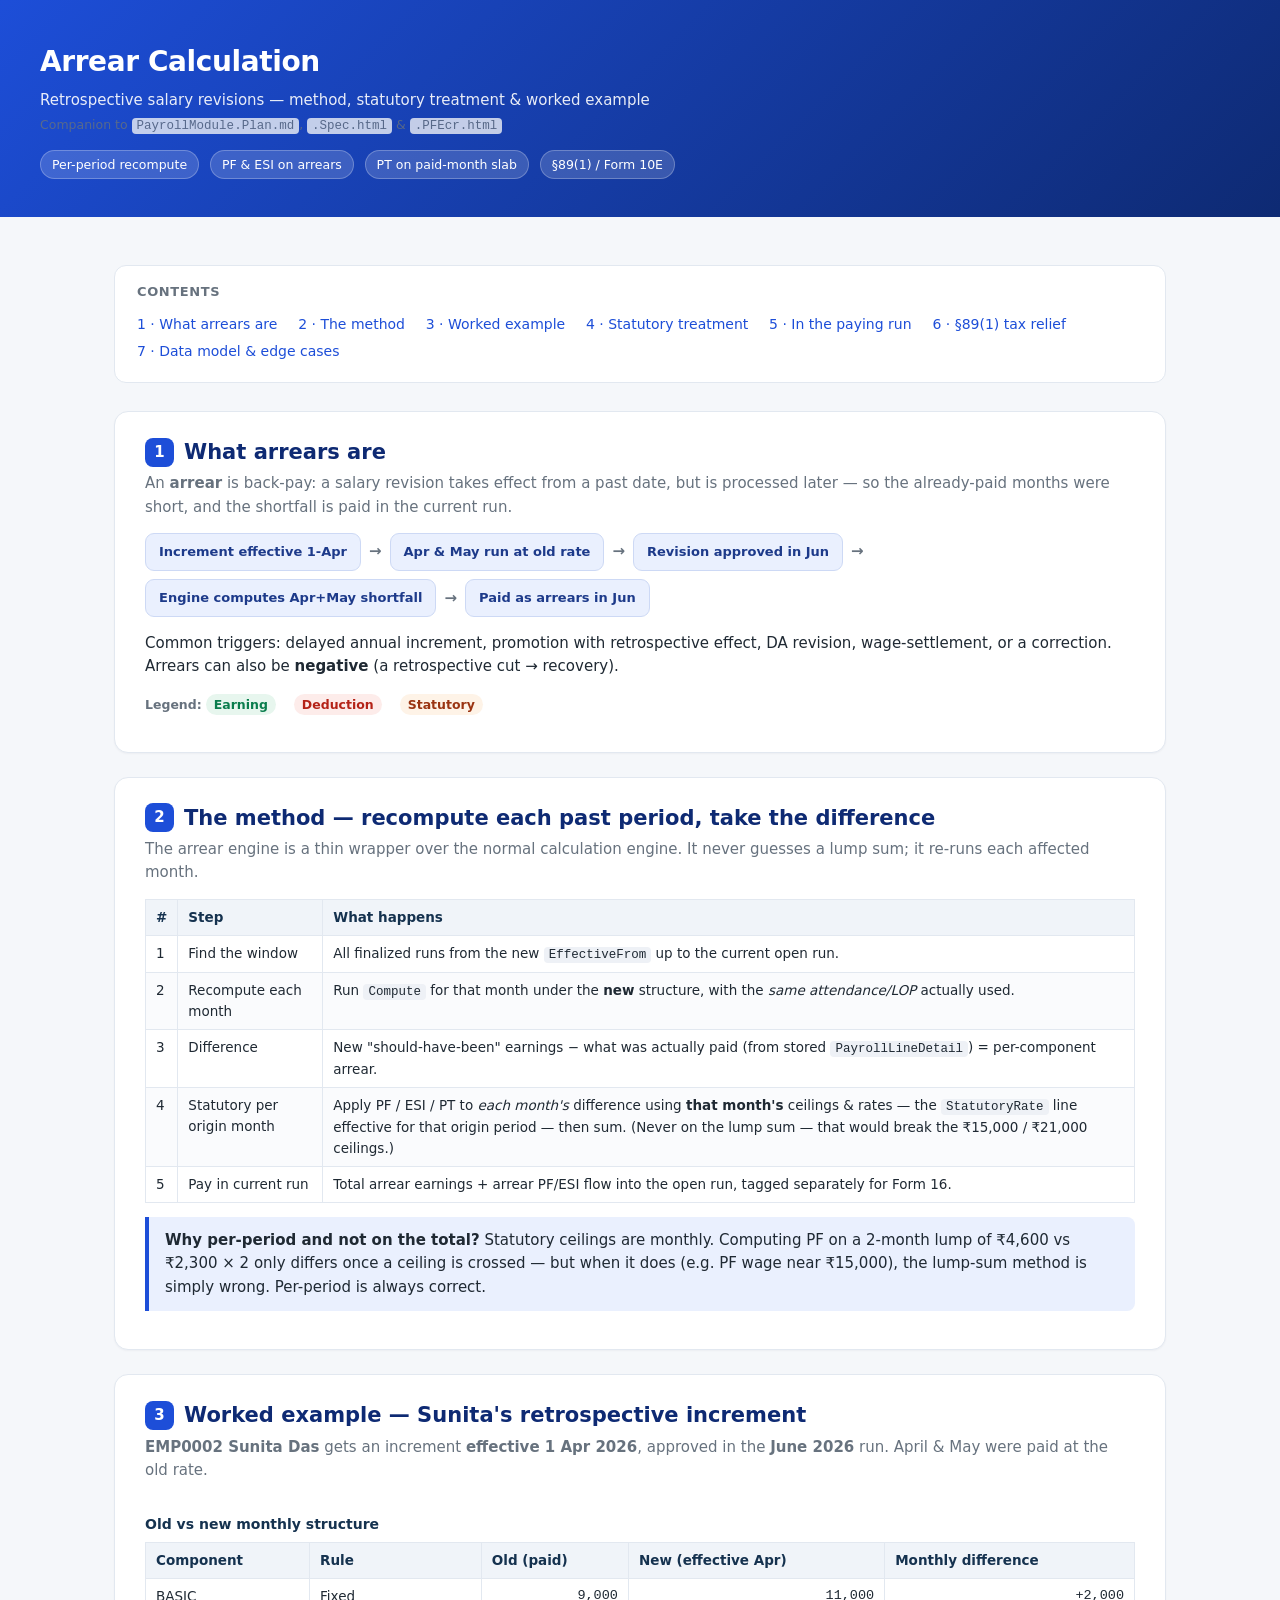
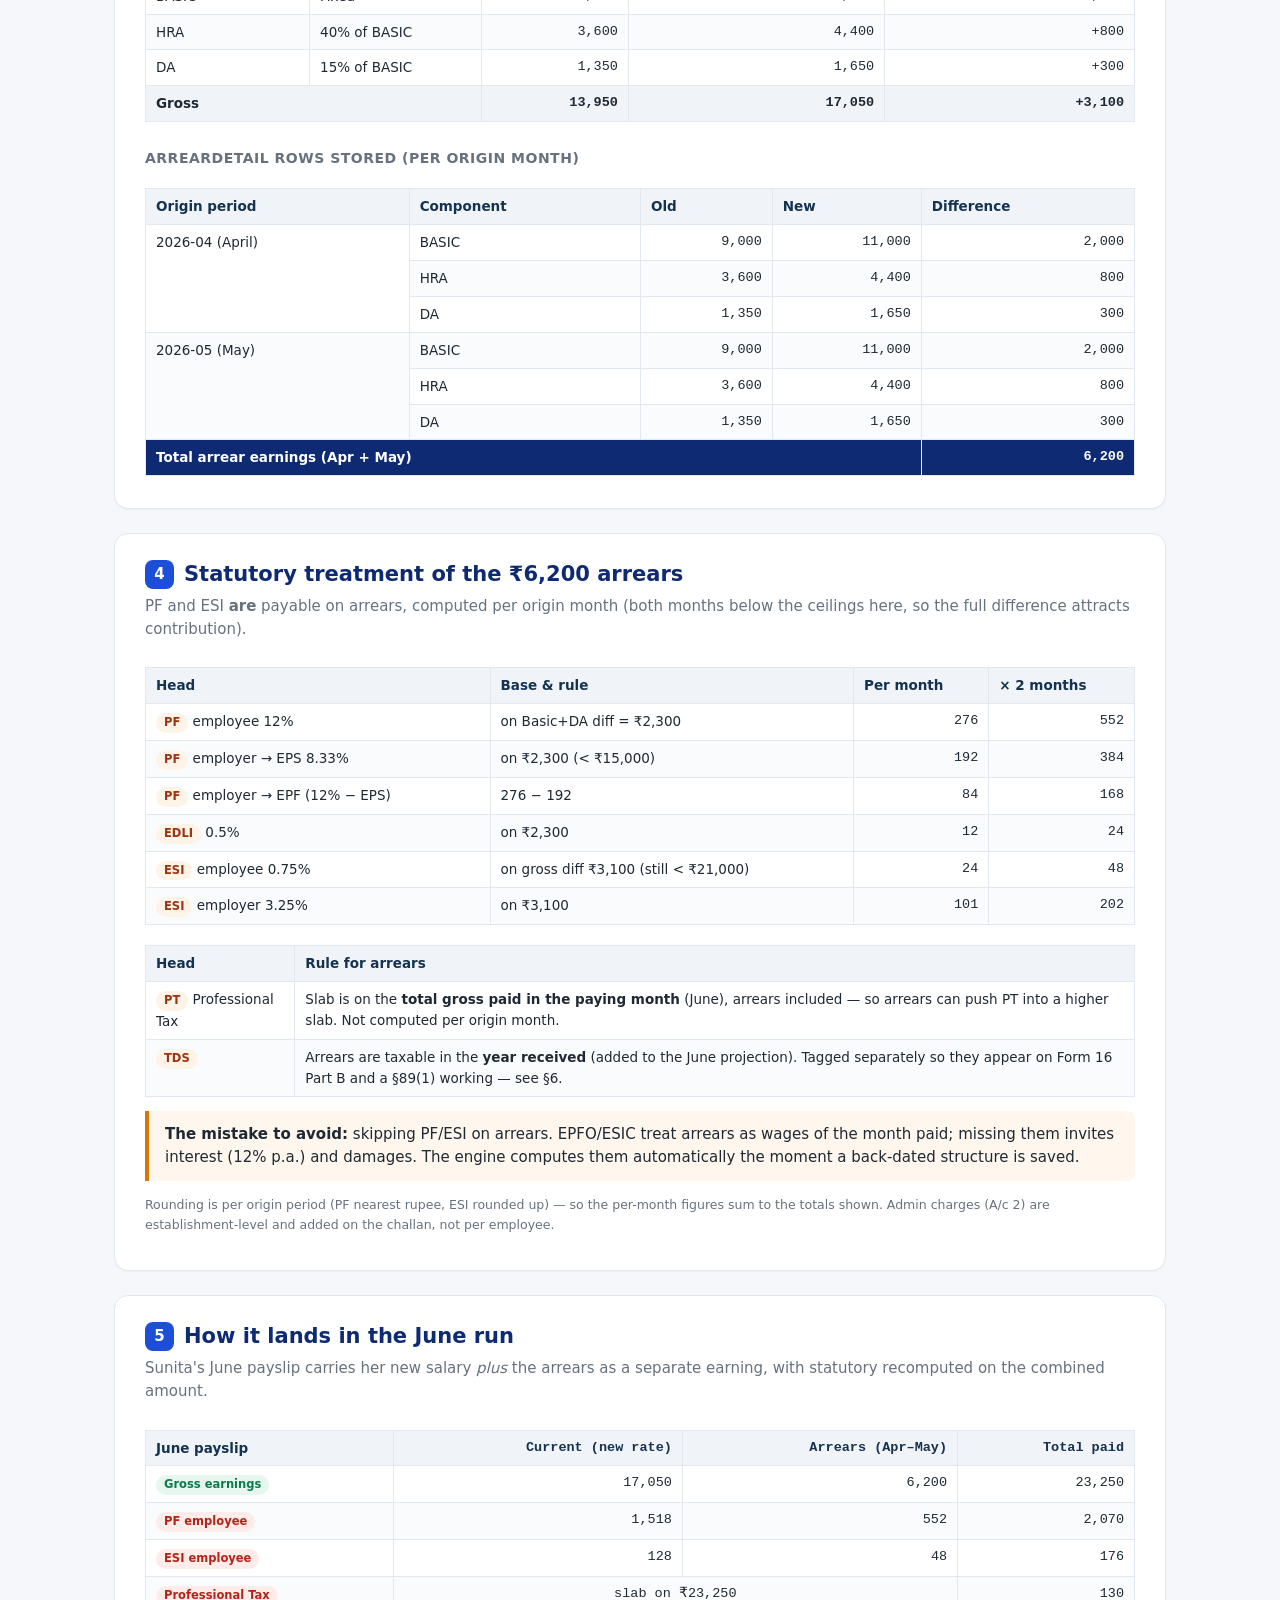
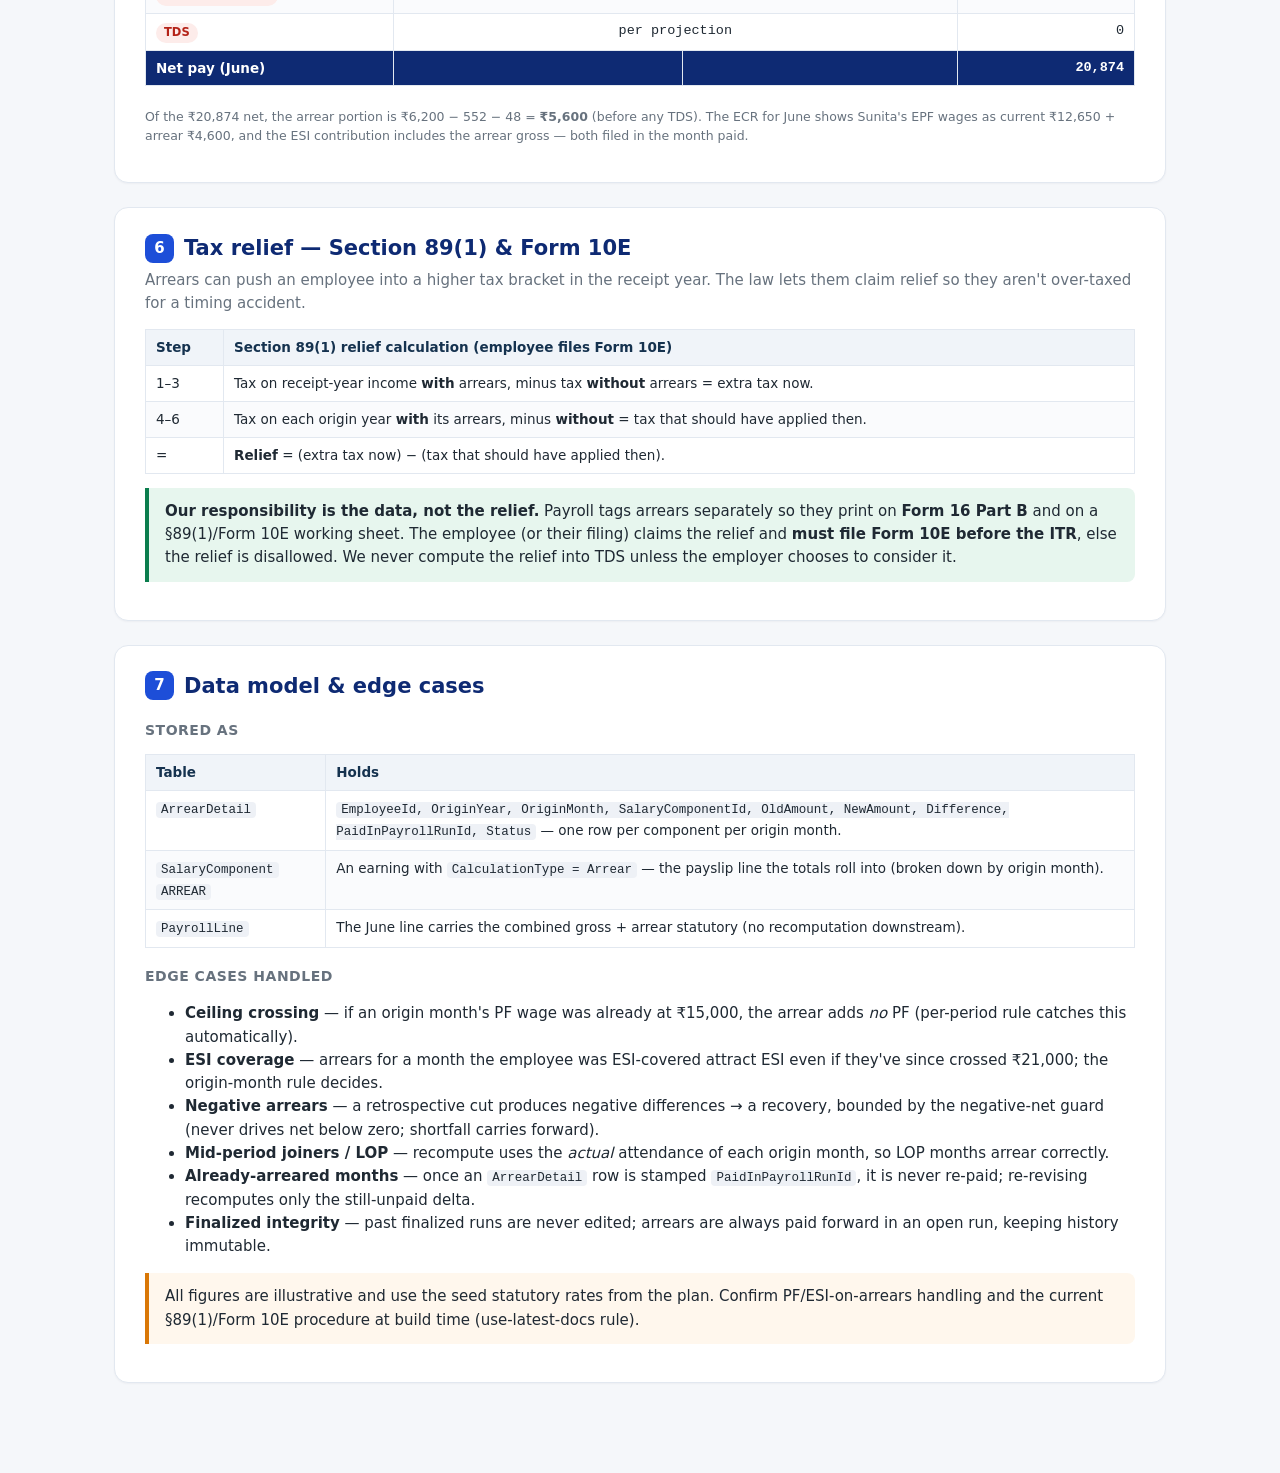
<file: docs/PayrollModule.Arrears.html>
<!DOCTYPE html>
<html lang="en">
<head>
<meta charset="UTF-8">
<meta name="viewport" content="width=device-width, initial-scale=1.0">
<title>Arrear Calculation — Method &amp; Worked Example (Vectus Payroll)</title>
<style>
  :root{
    --bg:#f5f7fa; --card:#ffffff; --ink:#1f2933; --muted:#67727e;
    --brand:#1d4ed8; --brand-light:#eaf0fe; --line:#e2e8f0;
    --earn:#0a7d4d; --earn-bg:#e7f6ee; --ded:#b42318; --ded-bg:#fdecea;
    --stat:#9a3412; --stat-bg:#fef3e7; --key:#5b21b6; --key-bg:#f1e9fd;
    --mono:'Cascadia Code','Consolas','SF Mono',monospace;
  }
  *{box-sizing:border-box}
  body{margin:0;font-family:'Segoe UI',system-ui,-apple-system,sans-serif;background:var(--bg);color:var(--ink);line-height:1.55;font-size:15px}
  header.hero{background:linear-gradient(135deg,#1d4ed8,#0e2a73);color:#fff;padding:40px 40px 32px}
  header.hero h1{margin:0 0 6px;font-size:28px;letter-spacing:-.4px}
  header.hero p{margin:2px 0;opacity:.9}
  .badges{margin-top:14px}
  .badges span{display:inline-block;background:rgba(255,255,255,.16);border:1px solid rgba(255,255,255,.25);padding:4px 11px;border-radius:20px;font-size:12.5px;margin:0 6px 6px 0}
  .wrap{max-width:1100px;margin:0 auto;padding:26px 24px 80px}
  nav.toc{background:var(--card);border:1px solid var(--line);border-radius:12px;padding:16px 22px;margin:22px 0 28px}
  nav.toc h2{margin:0 0 8px;font-size:13px;text-transform:uppercase;letter-spacing:.6px;color:var(--muted)}
  nav.toc a{display:inline-block;margin:3px 16px 3px 0;color:var(--brand);text-decoration:none;font-size:14px}
  nav.toc a:hover{text-decoration:underline}
  section{background:var(--card);border:1px solid var(--line);border-radius:14px;padding:24px 30px;margin:0 0 24px;box-shadow:0 1px 2px rgba(16,24,40,.04)}
  h2.sec{margin:0 0 4px;font-size:21px;color:#0e2a73;display:flex;align-items:center;gap:10px}
  h2.sec .num{background:var(--brand);color:#fff;width:29px;height:29px;border-radius:8px;display:inline-flex;align-items:center;justify-content:center;font-size:15px;flex:none}
  h4{margin:18px 0 6px;font-size:14px;color:var(--muted);text-transform:uppercase;letter-spacing:.5px}
  p.lead{color:var(--muted);margin:2px 0 14px}
  table{border-collapse:collapse;width:100%;margin:12px 0 8px;font-size:13.5px}
  th,td{border:1px solid var(--line);padding:7px 10px;text-align:left;vertical-align:top}
  thead th{background:#f0f4f9;color:#15324f;font-weight:600}
  tbody tr:nth-child(even){background:#fafbfd}
  code{font-family:var(--mono);background:#eef1f6;padding:1px 5px;border-radius:4px;font-size:12.5px}
  .num-col{text-align:right;font-family:var(--mono)}
  .pill{display:inline-block;padding:1px 8px;border-radius:20px;font-size:11.5px;font-weight:600}
  .earn{background:var(--earn-bg);color:var(--earn)}
  .ded{background:var(--ded-bg);color:var(--ded)}
  .stat{background:var(--stat-bg);color:var(--stat)}
  .callout{border-left:4px solid var(--brand);background:var(--brand-light);padding:12px 16px;border-radius:0 8px 8px 0;margin:14px 0}
  .callout.warn{border-color:#d97706;background:#fff7ed}
  .callout.ok{border-color:var(--earn);background:var(--earn-bg)}
  .scroll{overflow-x:auto}
  .flow{display:flex;flex-wrap:wrap;align-items:center;gap:8px;margin:14px 0}
  .flow .step{background:var(--brand-light);border:1px solid #cdd9f5;color:#1d3a8a;padding:8px 13px;border-radius:9px;font-size:13px;font-weight:600}
  .flow .arrow{color:var(--muted);font-weight:700}
  caption{caption-side:top;text-align:left;font-weight:600;color:#15324f;padding:6px 0;font-size:14px}
  .total-row td{font-weight:700;background:#f0f4f9 !important}
  .grand td{font-weight:700;background:#0e2a73 !important;color:#fff}
  .small{font-size:12.5px;color:var(--muted)}
  .legend span{margin-right:14px;font-size:12.5px}
  @media(max-width:760px){header.hero{padding:28px 20px}}
</style>
</head>
<body>
<header class="hero">
  <h1>Arrear Calculation</h1>
  <p>Retrospective salary revisions — method, statutory treatment &amp; worked example</p>
  <p class="small" style="opacity:.8">Companion to <code>PayrollModule.Plan.md</code>, <code>.Spec.html</code> &amp; <code>.PFEcr.html</code></p>
  <div class="badges">
    <span>Per-period recompute</span>
    <span>PF &amp; ESI on arrears</span>
    <span>PT on paid-month slab</span>
    <span>§89(1) / Form 10E</span>
  </div>
</header>

<div class="wrap">
  <nav class="toc">
    <h2>Contents</h2>
    <a href="#what">1 · What arrears are</a>
    <a href="#method">2 · The method</a>
    <a href="#example">3 · Worked example</a>
    <a href="#statutory">4 · Statutory treatment</a>
    <a href="#run">5 · In the paying run</a>
    <a href="#tax">6 · §89(1) tax relief</a>
    <a href="#model">7 · Data model &amp; edge cases</a>
  </nav>

  <!-- 1 -->
  <section id="what">
    <h2 class="sec"><span class="num">1</span>What arrears are</h2>
    <p class="lead">An <strong>arrear</strong> is back-pay: a salary revision takes effect from a past date, but is processed later — so the already-paid months were short, and the shortfall is paid in the current run.</p>
    <div class="flow">
      <span class="step">Increment effective 1-Apr</span><span class="arrow">→</span>
      <span class="step">Apr &amp; May run at old rate</span><span class="arrow">→</span>
      <span class="step">Revision approved in Jun</span><span class="arrow">→</span>
      <span class="step">Engine computes Apr+May shortfall</span><span class="arrow">→</span>
      <span class="step">Paid as arrears in Jun</span>
    </div>
    <p>Common triggers: delayed annual increment, promotion with retrospective effect, DA revision, wage-settlement, or a correction. Arrears can also be <strong>negative</strong> (a retrospective cut → recovery).</p>
    <p class="small legend"><strong>Legend:</strong>
      <span class="pill earn">Earning</span>
      <span class="pill ded">Deduction</span>
      <span class="pill stat">Statutory</span></p>
  </section>

  <!-- 2 -->
  <section id="method">
    <h2 class="sec"><span class="num">2</span>The method — recompute each past period, take the difference</h2>
    <p class="lead">The arrear engine is a thin wrapper over the normal calculation engine. It never guesses a lump sum; it re-runs each affected month.</p>
    <table>
      <thead><tr><th>#</th><th>Step</th><th>What happens</th></tr></thead>
      <tbody>
        <tr><td>1</td><td>Find the window</td><td>All finalized runs from the new <code>EffectiveFrom</code> up to the current open run.</td></tr>
        <tr><td>2</td><td>Recompute each month</td><td>Run <code>Compute</code> for that month under the <strong>new</strong> structure, with the <em>same attendance/LOP</em> actually used.</td></tr>
        <tr><td>3</td><td>Difference</td><td>New "should-have-been" earnings − what was actually paid (from stored <code>PayrollLineDetail</code>) = per-component arrear.</td></tr>
        <tr><td>4</td><td>Statutory per origin month</td><td>Apply PF / ESI / PT to <em>each month's</em> difference using <strong>that month's</strong> ceilings &amp; rates — the <code>StatutoryRate</code> line effective for that origin period — then sum. (Never on the lump sum — that would break the ₹15,000 / ₹21,000 ceilings.)</td></tr>
        <tr><td>5</td><td>Pay in current run</td><td>Total arrear earnings + arrear PF/ESI flow into the open run, tagged separately for Form 16.</td></tr>
      </tbody>
    </table>
    <div class="callout"><strong>Why per-period and not on the total?</strong> Statutory ceilings are monthly. Computing PF on a 2-month lump of ₹4,600 vs ₹2,300 × 2 only differs once a ceiling is crossed — but when it does (e.g. PF wage near ₹15,000), the lump-sum method is simply wrong. Per-period is always correct.</div>
  </section>

  <!-- 3 -->
  <section id="example">
    <h2 class="sec"><span class="num">3</span>Worked example — Sunita's retrospective increment</h2>
    <p class="lead"><strong>EMP0002 Sunita Das</strong> gets an increment <strong>effective 1 Apr 2026</strong>, approved in the <strong>June 2026</strong> run. April &amp; May were paid at the old rate.</p>
    <div class="scroll">
    <table>
      <caption>Old vs new monthly structure</caption>
      <thead><tr><th>Component</th><th>Rule</th><th>Old (paid)</th><th>New (effective Apr)</th><th>Monthly difference</th></tr></thead>
      <tbody>
        <tr><td>BASIC</td><td>Fixed</td><td class="num-col">9,000</td><td class="num-col">11,000</td><td class="num-col">+2,000</td></tr>
        <tr><td>HRA</td><td>40% of BASIC</td><td class="num-col">3,600</td><td class="num-col">4,400</td><td class="num-col">+800</td></tr>
        <tr><td>DA</td><td>15% of BASIC</td><td class="num-col">1,350</td><td class="num-col">1,650</td><td class="num-col">+300</td></tr>
        <tr class="total-row"><td colspan="2">Gross</td><td class="num-col">13,950</td><td class="num-col">17,050</td><td class="num-col">+3,100</td></tr>
      </tbody>
    </table>
    </div>
    <h4>ArrearDetail rows stored (per origin month)</h4>
    <div class="scroll">
    <table>
      <thead><tr><th>Origin period</th><th>Component</th><th>Old</th><th>New</th><th>Difference</th></tr></thead>
      <tbody>
        <tr><td rowspan="3">2026-04 (April)</td><td>BASIC</td><td class="num-col">9,000</td><td class="num-col">11,000</td><td class="num-col">2,000</td></tr>
        <tr><td>HRA</td><td class="num-col">3,600</td><td class="num-col">4,400</td><td class="num-col">800</td></tr>
        <tr><td>DA</td><td class="num-col">1,350</td><td class="num-col">1,650</td><td class="num-col">300</td></tr>
        <tr><td rowspan="3">2026-05 (May)</td><td>BASIC</td><td class="num-col">9,000</td><td class="num-col">11,000</td><td class="num-col">2,000</td></tr>
        <tr><td>HRA</td><td class="num-col">3,600</td><td class="num-col">4,400</td><td class="num-col">800</td></tr>
        <tr><td>DA</td><td class="num-col">1,350</td><td class="num-col">1,650</td><td class="num-col">300</td></tr>
        <tr class="grand"><td colspan="4">Total arrear earnings (Apr + May)</td><td class="num-col">6,200</td></tr>
      </tbody>
    </table>
    </div>
  </section>

  <!-- 4 -->
  <section id="statutory">
    <h2 class="sec"><span class="num">4</span>Statutory treatment of the ₹6,200 arrears</h2>
    <p class="lead">PF and ESI <strong>are</strong> payable on arrears, computed per origin month (both months below the ceilings here, so the full difference attracts contribution).</p>
    <div class="scroll">
    <table>
      <thead><tr><th>Head</th><th>Base &amp; rule</th><th>Per month</th><th>× 2 months</th></tr></thead>
      <tbody>
        <tr><td><span class="pill stat">PF</span> employee 12%</td><td>on Basic+DA diff = ₹2,300</td><td class="num-col">276</td><td class="num-col">552</td></tr>
        <tr><td><span class="pill stat">PF</span> employer → EPS 8.33%</td><td>on ₹2,300 (&lt; ₹15,000)</td><td class="num-col">192</td><td class="num-col">384</td></tr>
        <tr><td><span class="pill stat">PF</span> employer → EPF (12% − EPS)</td><td>276 − 192</td><td class="num-col">84</td><td class="num-col">168</td></tr>
        <tr><td><span class="pill stat">EDLI</span> 0.5%</td><td>on ₹2,300</td><td class="num-col">12</td><td class="num-col">24</td></tr>
        <tr><td><span class="pill stat">ESI</span> employee 0.75%</td><td>on gross diff ₹3,100 (still &lt; ₹21,000)</td><td class="num-col">24</td><td class="num-col">48</td></tr>
        <tr><td><span class="pill stat">ESI</span> employer 3.25%</td><td>on ₹3,100</td><td class="num-col">101</td><td class="num-col">202</td></tr>
      </tbody>
    </table>
    </div>
    <table>
      <thead><tr><th>Head</th><th>Rule for arrears</th></tr></thead>
      <tbody>
        <tr><td><span class="pill stat">PT</span> Professional Tax</td><td>Slab is on the <strong>total gross paid in the paying month</strong> (June), arrears included — so arrears can push PT into a higher slab. Not computed per origin month.</td></tr>
        <tr><td><span class="pill stat">TDS</span></td><td>Arrears are taxable in the <strong>year received</strong> (added to the June projection). Tagged separately so they appear on Form 16 Part B and a §89(1) working — see §6.</td></tr>
      </tbody>
    </table>
    <div class="callout warn"><strong>The mistake to avoid:</strong> skipping PF/ESI on arrears. EPFO/ESIC treat arrears as wages of the month paid; missing them invites interest (12% p.a.) and damages. The engine computes them automatically the moment a back-dated structure is saved.</div>
    <p class="small">Rounding is per origin period (PF nearest rupee, ESI rounded up) — so the per-month figures sum to the totals shown. Admin charges (A/c 2) are establishment-level and added on the challan, not per employee.</p>
  </section>

  <!-- 5 -->
  <section id="run">
    <h2 class="sec"><span class="num">5</span>How it lands in the June run</h2>
    <p class="lead">Sunita's June payslip carries her new salary <em>plus</em> the arrears as a separate earning, with statutory recomputed on the combined amount.</p>
    <div class="scroll">
    <table>
      <thead><tr><th>June payslip</th><th class="num-col">Current (new rate)</th><th class="num-col">Arrears (Apr–May)</th><th class="num-col">Total paid</th></tr></thead>
      <tbody>
        <tr><td><span class="pill earn">Gross earnings</span></td><td class="num-col">17,050</td><td class="num-col">6,200</td><td class="num-col">23,250</td></tr>
        <tr><td><span class="pill ded">PF employee</span></td><td class="num-col">1,518</td><td class="num-col">552</td><td class="num-col">2,070</td></tr>
        <tr><td><span class="pill ded">ESI employee</span></td><td class="num-col">128</td><td class="num-col">48</td><td class="num-col">176</td></tr>
        <tr><td><span class="pill ded">Professional Tax</span></td><td class="num-col" colspan="2" style="text-align:center">slab on ₹23,250</td><td class="num-col">130</td></tr>
        <tr><td><span class="pill ded">TDS</span></td><td class="num-col" colspan="2" style="text-align:center">per projection</td><td class="num-col">0</td></tr>
        <tr class="grand"><td>Net pay (June)</td><td class="num-col"></td><td class="num-col"></td><td class="num-col">20,874</td></tr>
      </tbody>
    </table>
    </div>
    <p class="small">Of the ₹20,874 net, the arrear portion is ₹6,200 − 552 − 48 = <strong>₹5,600</strong> (before any TDS). The ECR for June shows Sunita's EPF wages as current ₹12,650 + arrear ₹4,600, and the ESI contribution includes the arrear gross — both filed in the month paid.</p>
  </section>

  <!-- 6 -->
  <section id="tax">
    <h2 class="sec"><span class="num">6</span>Tax relief — Section 89(1) &amp; Form 10E</h2>
    <p class="lead">Arrears can push an employee into a higher tax bracket in the receipt year. The law lets them claim relief so they aren't over-taxed for a timing accident.</p>
    <table>
      <thead><tr><th>Step</th><th>Section 89(1) relief calculation (employee files Form 10E)</th></tr></thead>
      <tbody>
        <tr><td>1–3</td><td>Tax on receipt-year income <strong>with</strong> arrears, minus tax <strong>without</strong> arrears = extra tax now.</td></tr>
        <tr><td>4–6</td><td>Tax on each origin year <strong>with</strong> its arrears, minus <strong>without</strong> = tax that should have applied then.</td></tr>
        <tr><td>=</td><td><strong>Relief</strong> = (extra tax now) − (tax that should have applied then).</td></tr>
      </tbody>
    </table>
    <div class="callout ok"><strong>Our responsibility is the data, not the relief.</strong> Payroll tags arrears separately so they print on <strong>Form 16 Part B</strong> and on a §89(1)/Form 10E working sheet. The employee (or their filing) claims the relief and <strong>must file Form 10E before the ITR</strong>, else the relief is disallowed. We never compute the relief into TDS unless the employer chooses to consider it.</div>
  </section>

  <!-- 7 -->
  <section id="model">
    <h2 class="sec"><span class="num">7</span>Data model &amp; edge cases</h2>
    <h4>Stored as</h4>
    <table>
      <thead><tr><th>Table</th><th>Holds</th></tr></thead>
      <tbody>
        <tr><td><code>ArrearDetail</code></td><td><code>EmployeeId, OriginYear, OriginMonth, SalaryComponentId, OldAmount, NewAmount, Difference, PaidInPayrollRunId, Status</code> — one row per component per origin month.</td></tr>
        <tr><td><code>SalaryComponent</code> <code>ARREAR</code></td><td>An earning with <code>CalculationType = Arrear</code> — the payslip line the totals roll into (broken down by origin month).</td></tr>
        <tr><td><code>PayrollLine</code></td><td>The June line carries the combined gross + arrear statutory (no recomputation downstream).</td></tr>
      </tbody>
    </table>
    <h4>Edge cases handled</h4>
    <ul>
      <li><strong>Ceiling crossing</strong> — if an origin month's PF wage was already at ₹15,000, the arrear adds <em>no</em> PF (per-period rule catches this automatically).</li>
      <li><strong>ESI coverage</strong> — arrears for a month the employee was ESI-covered attract ESI even if they've since crossed ₹21,000; the origin-month rule decides.</li>
      <li><strong>Negative arrears</strong> — a retrospective cut produces negative differences → a recovery, bounded by the negative-net guard (never drives net below zero; shortfall carries forward).</li>
      <li><strong>Mid-period joiners / LOP</strong> — recompute uses the <em>actual</em> attendance of each origin month, so LOP months arrear correctly.</li>
      <li><strong>Already-arreared months</strong> — once an <code>ArrearDetail</code> row is stamped <code>PaidInPayrollRunId</code>, it is never re-paid; re-revising recomputes only the still-unpaid delta.</li>
      <li><strong>Finalized integrity</strong> — past finalized runs are never edited; arrears are always paid forward in an open run, keeping history immutable.</li>
    </ul>
    <div class="callout warn">All figures are illustrative and use the seed statutory rates from the plan. Confirm PF/ESI-on-arrears handling and the current §89(1)/Form 10E procedure at build time (use-latest-docs rule).</div>
  </section>

</div>
</body>
</html>
</file>
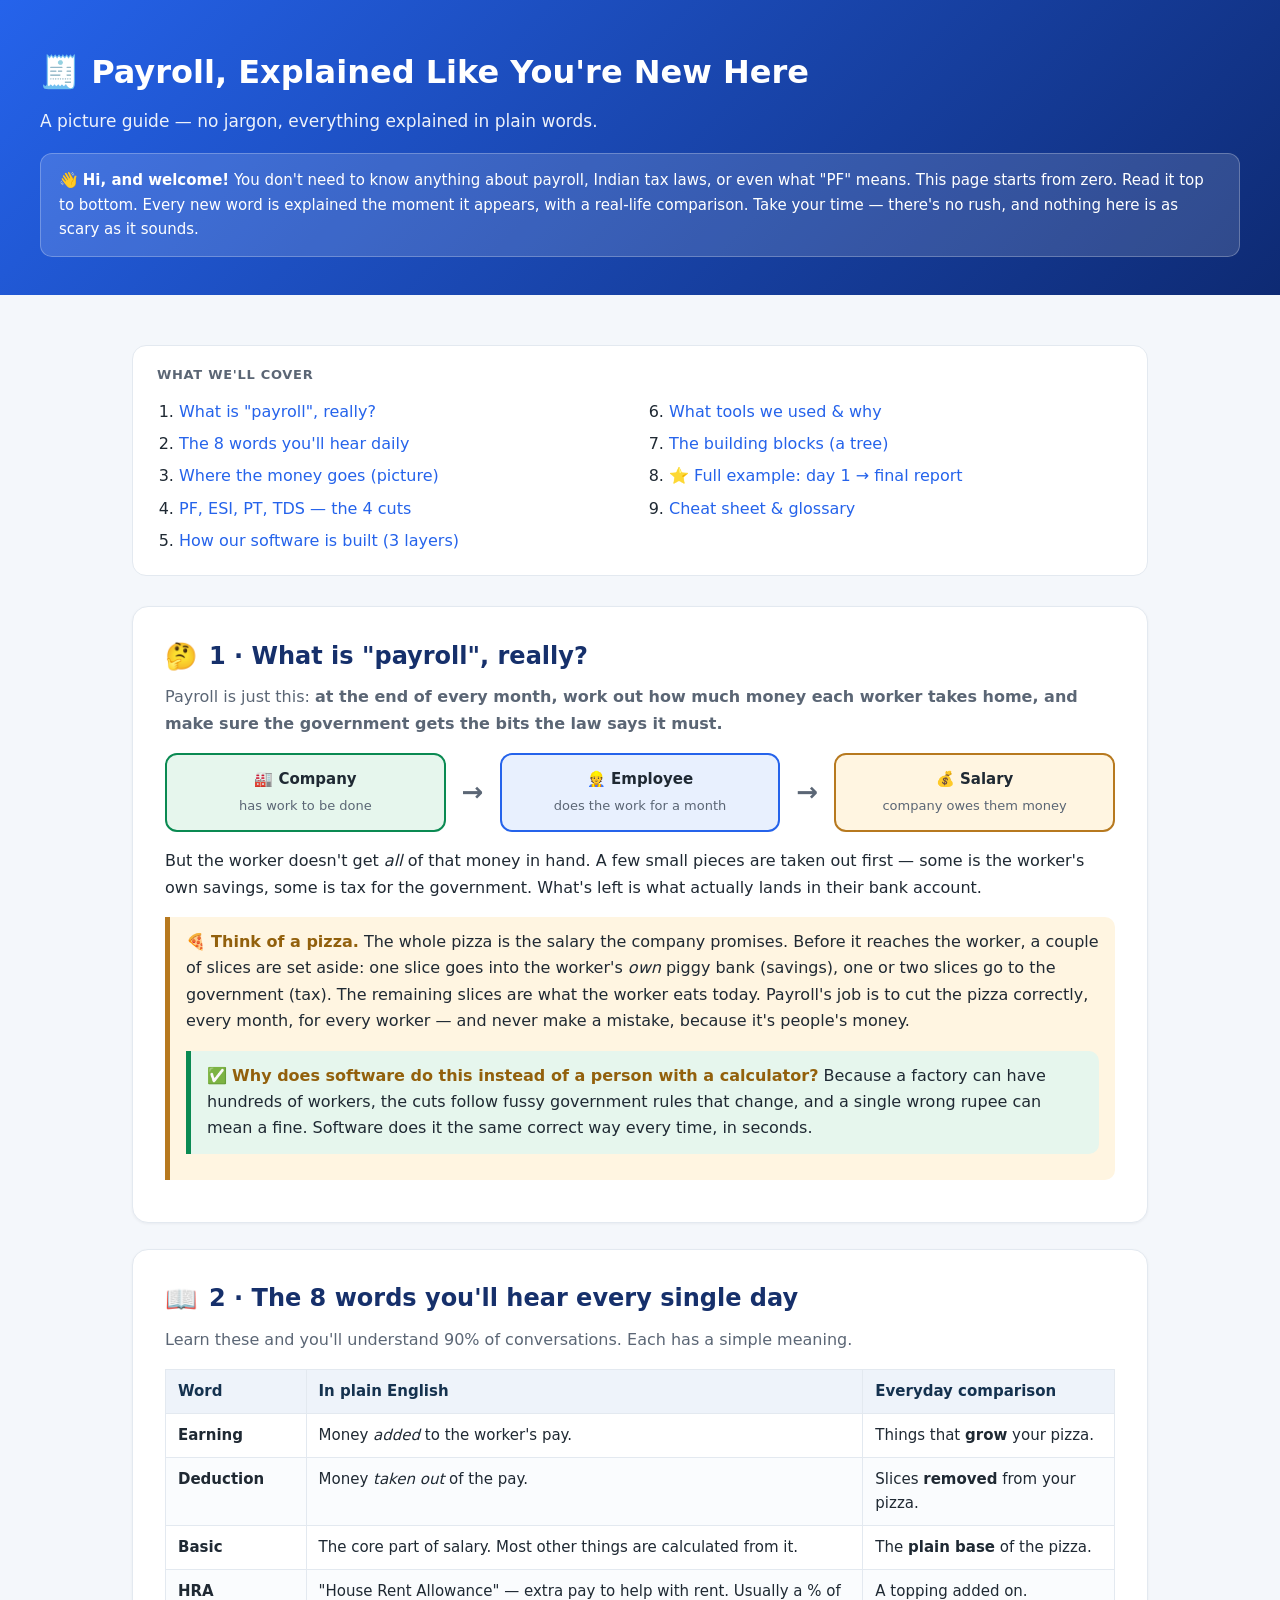
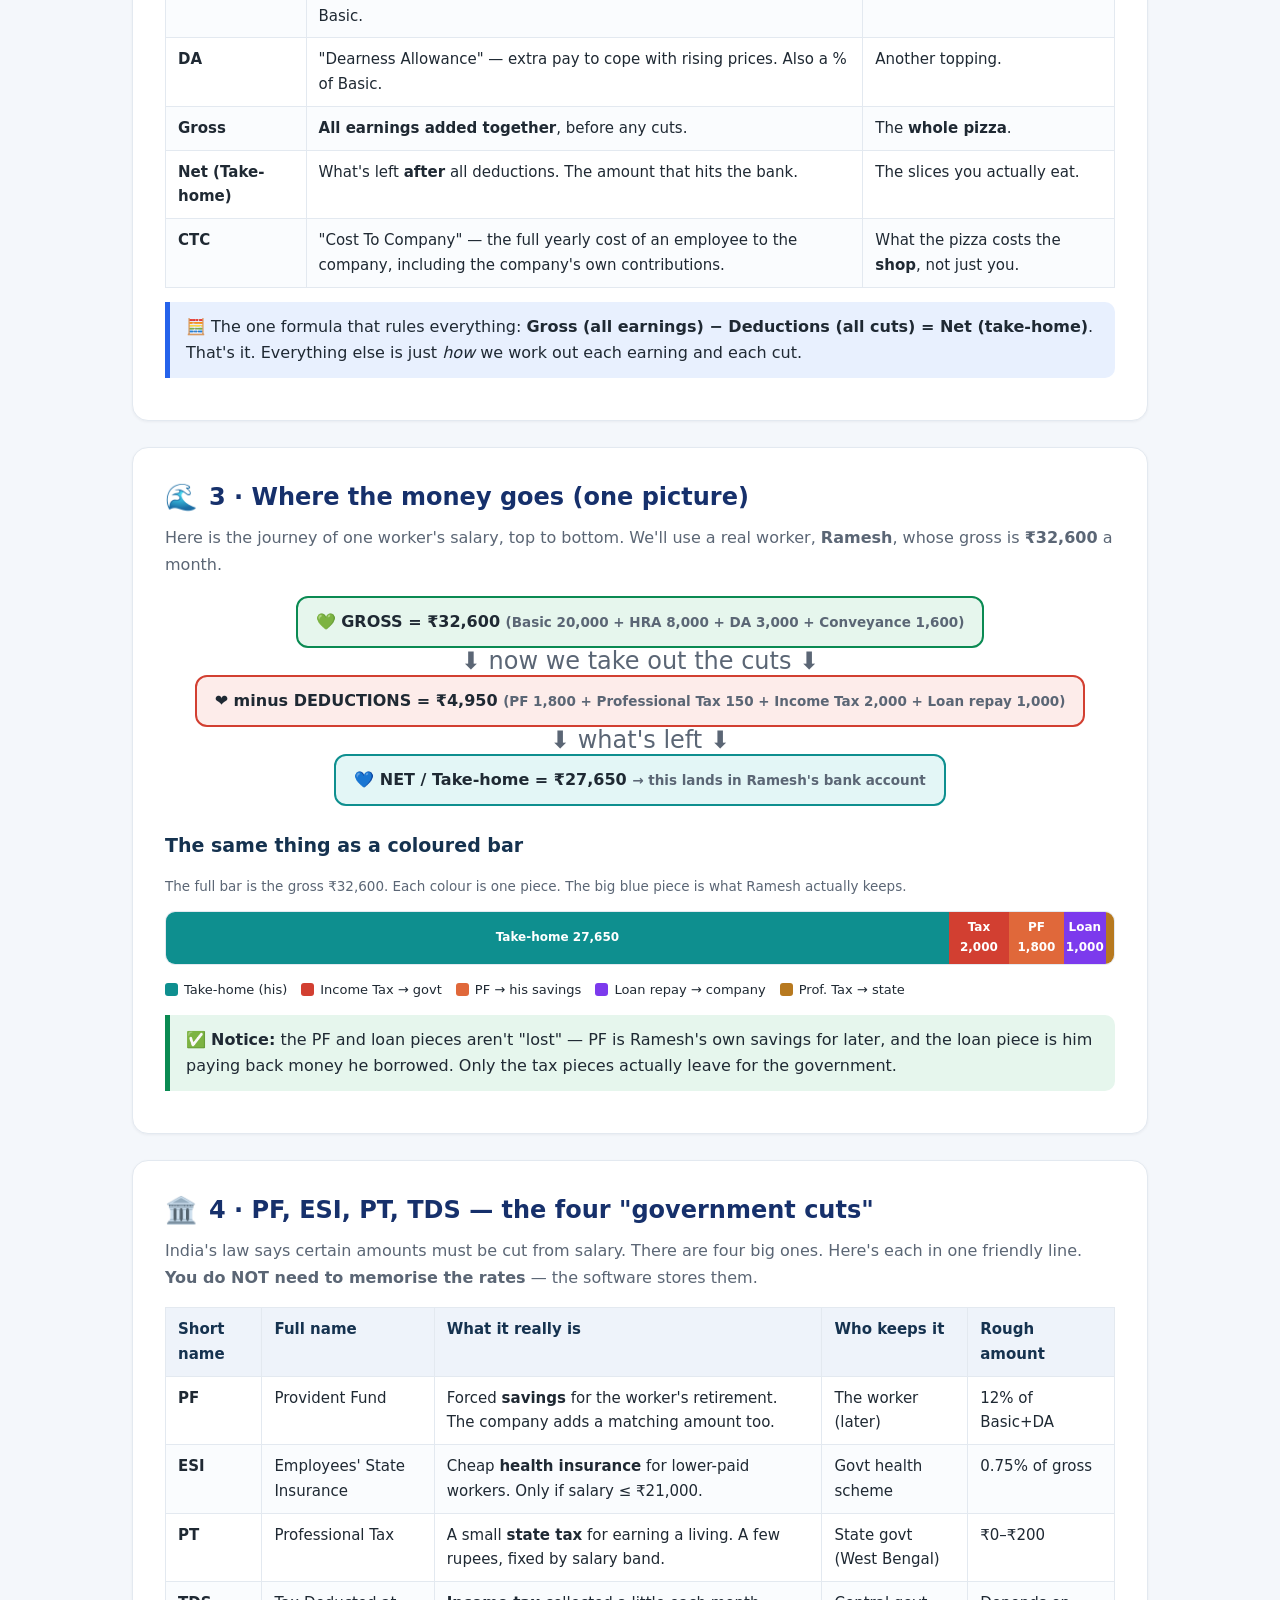
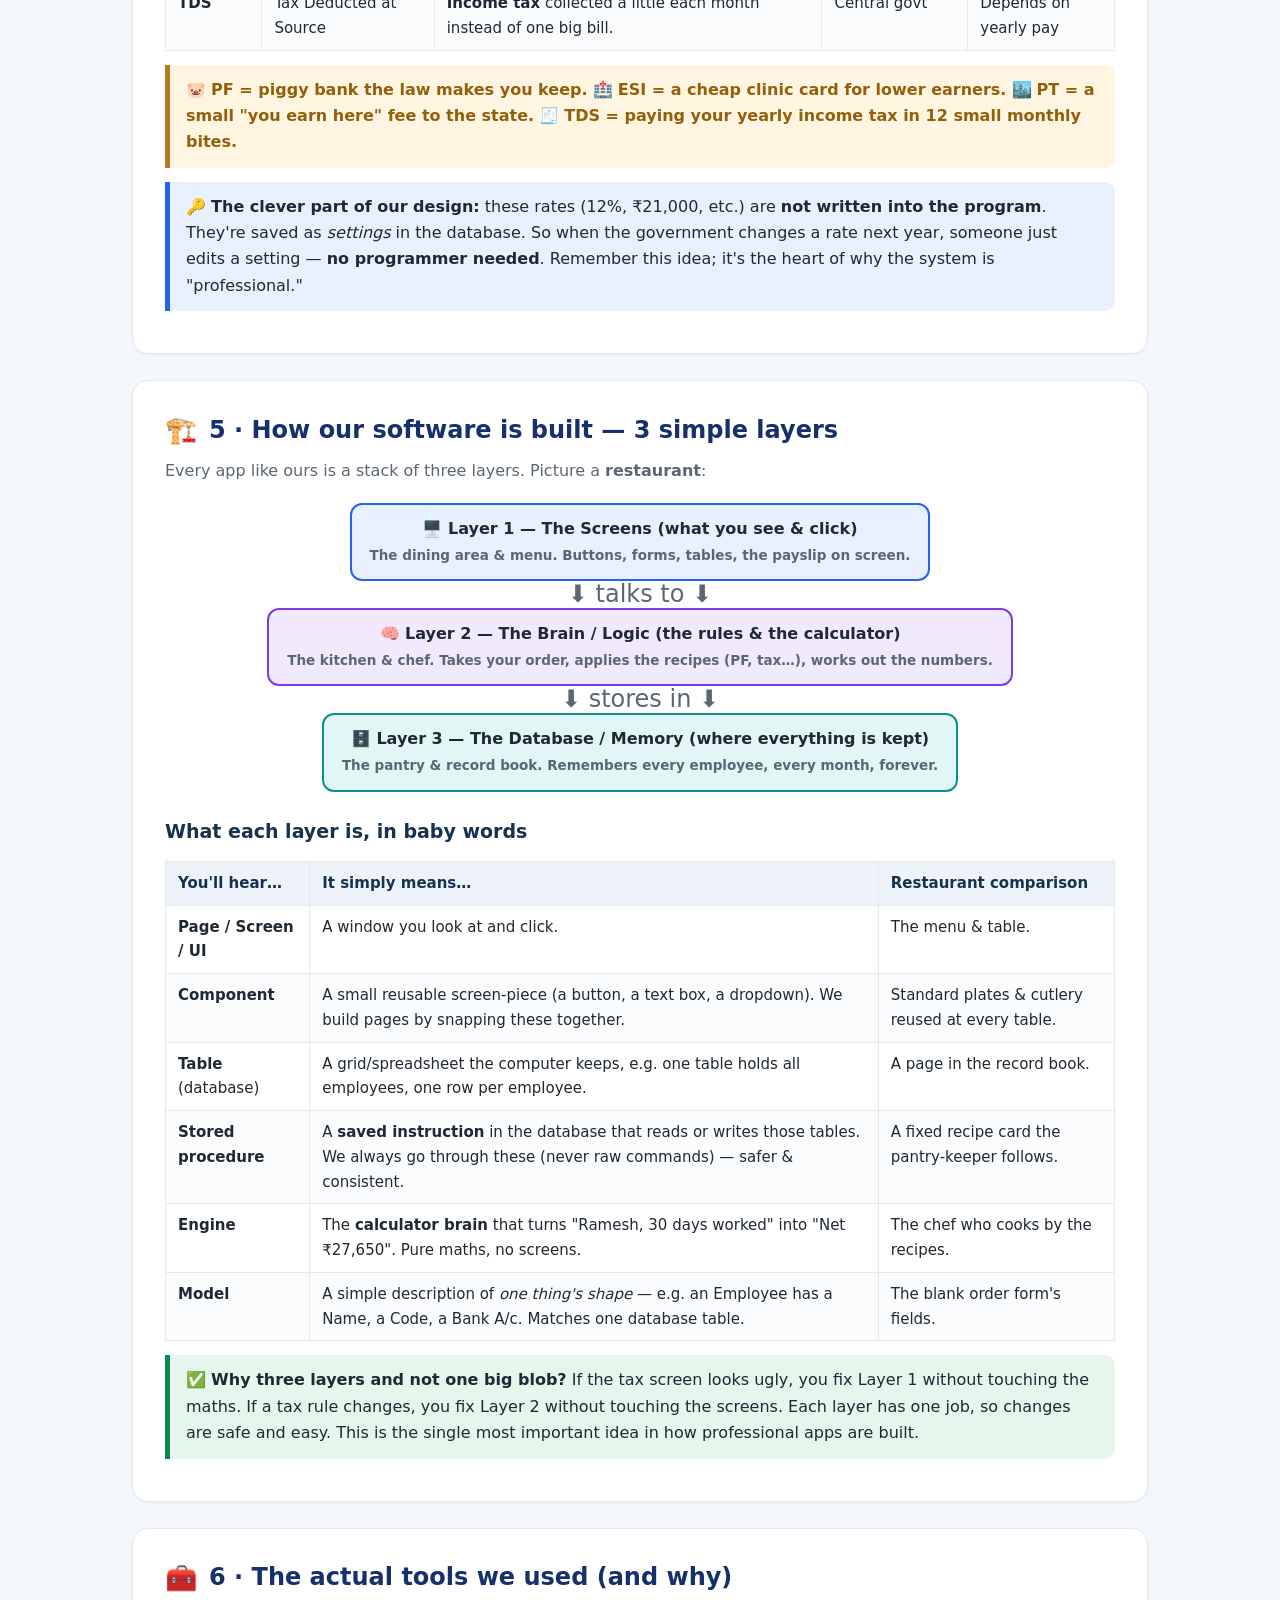
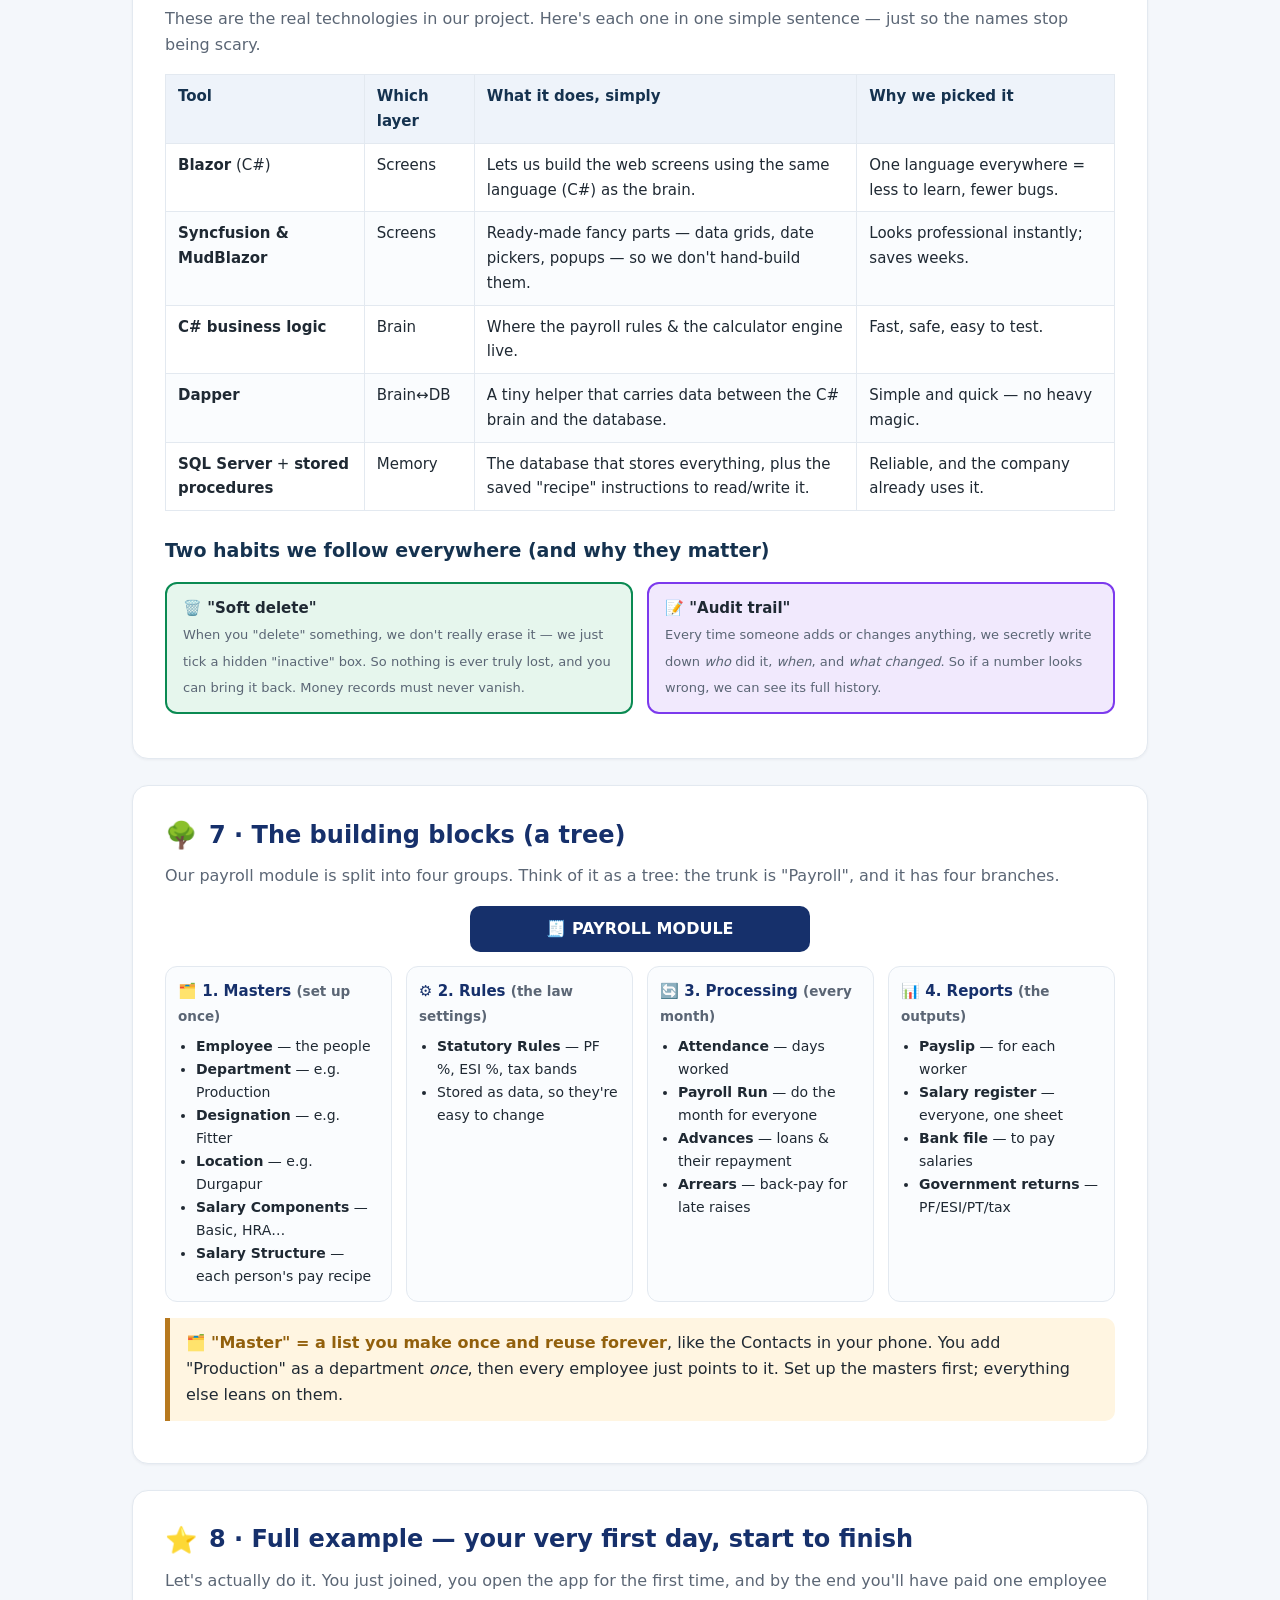
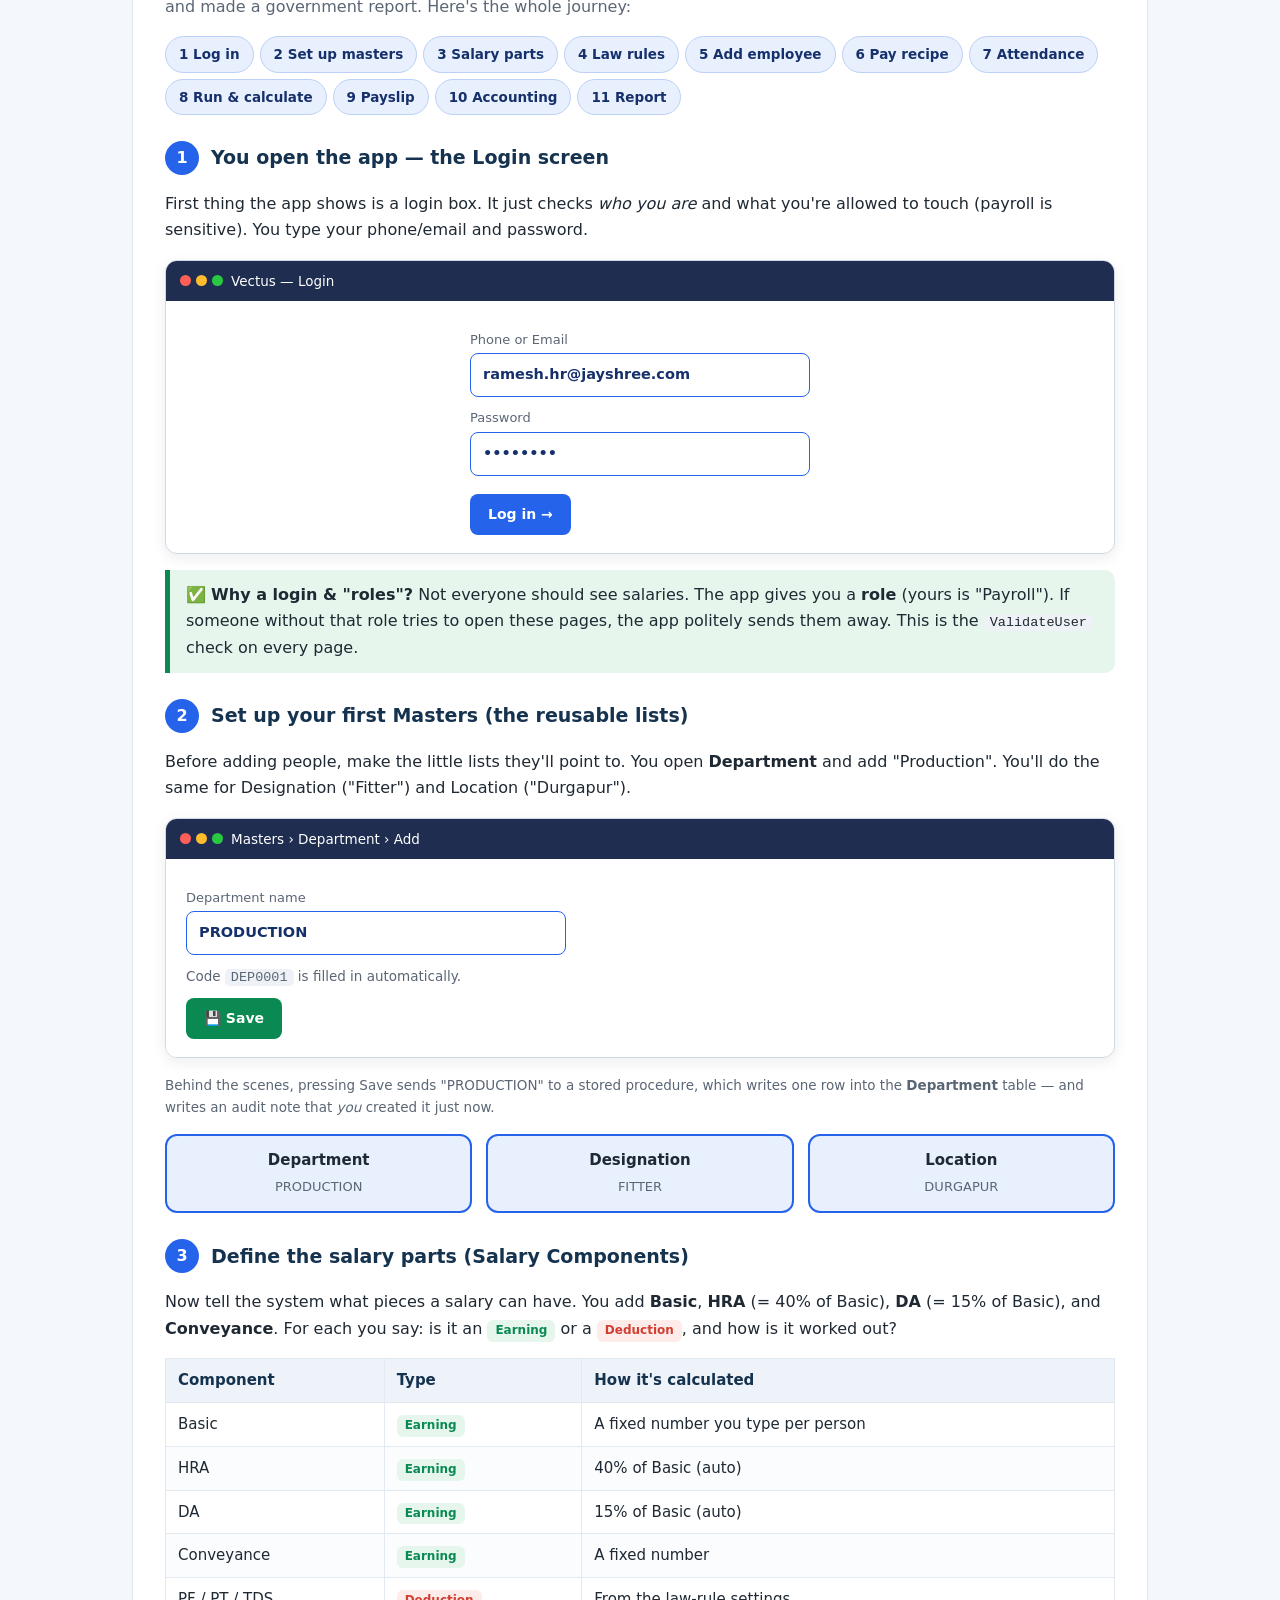
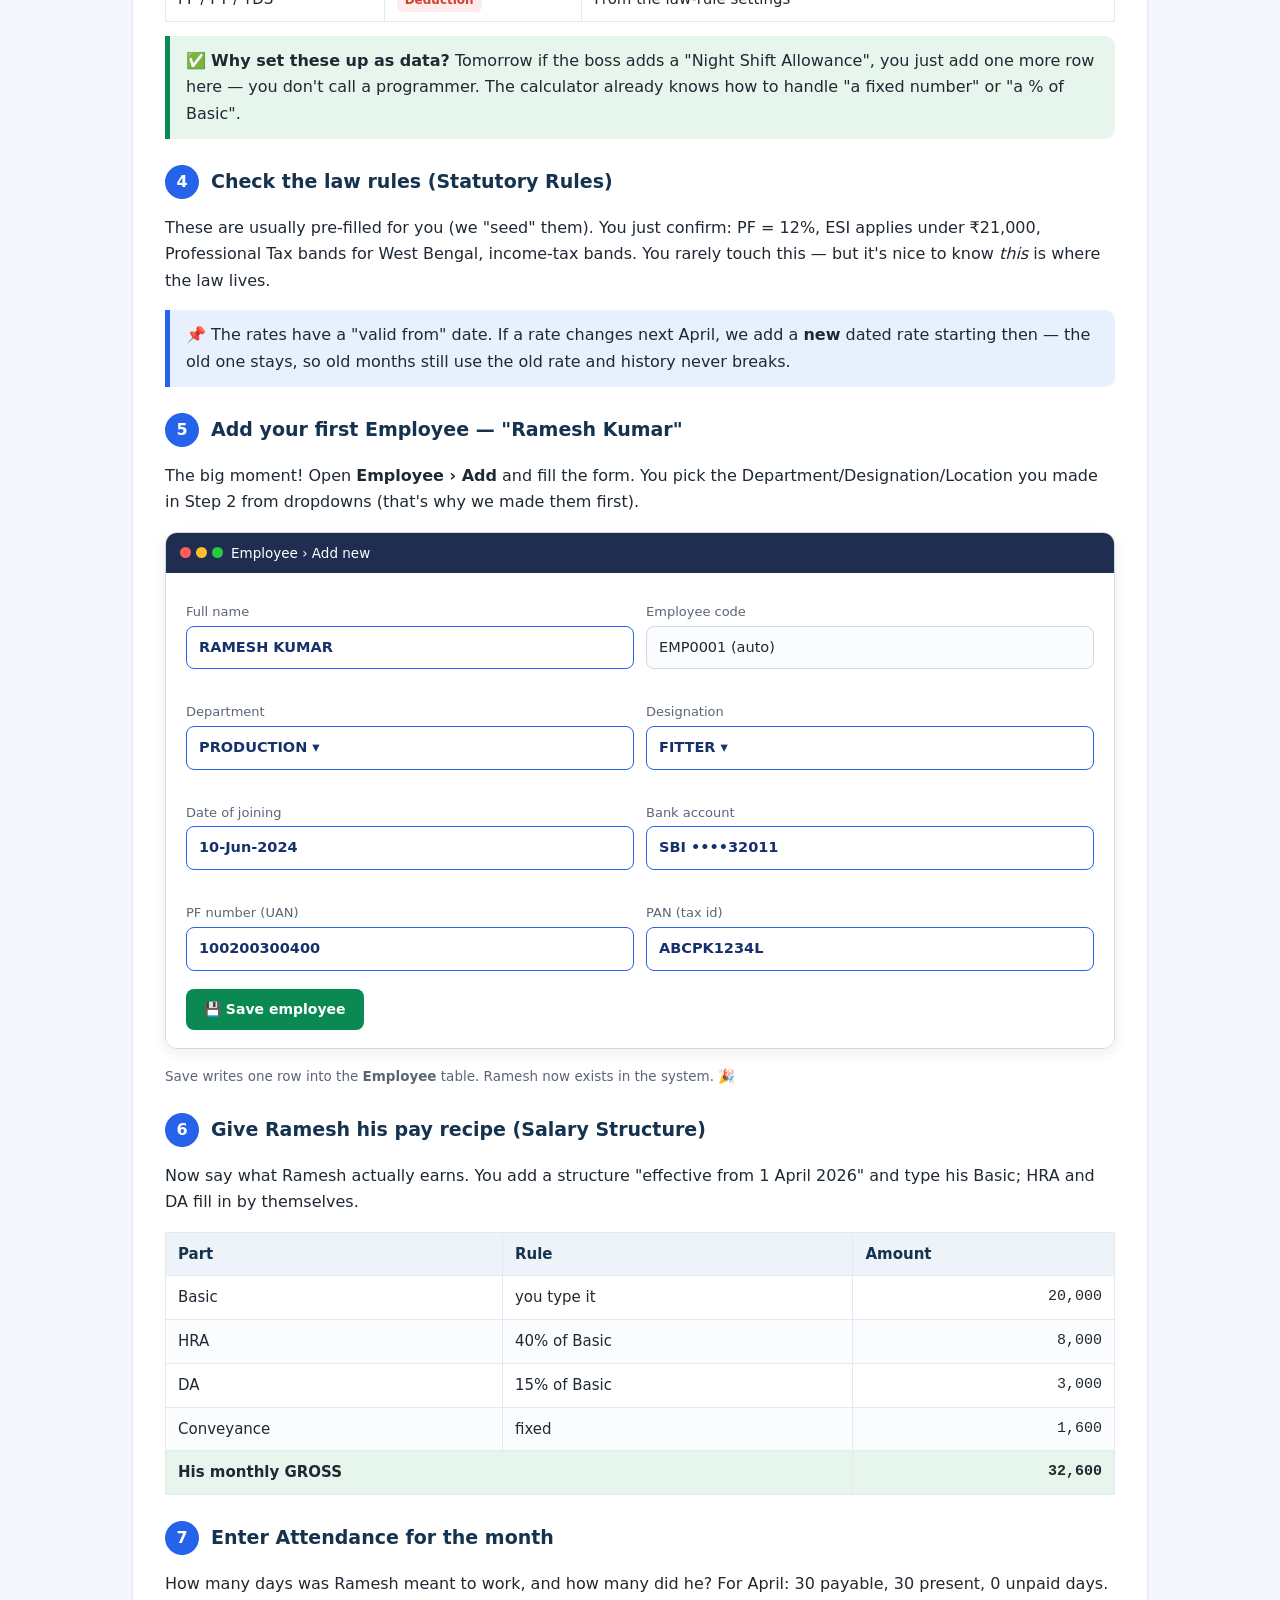
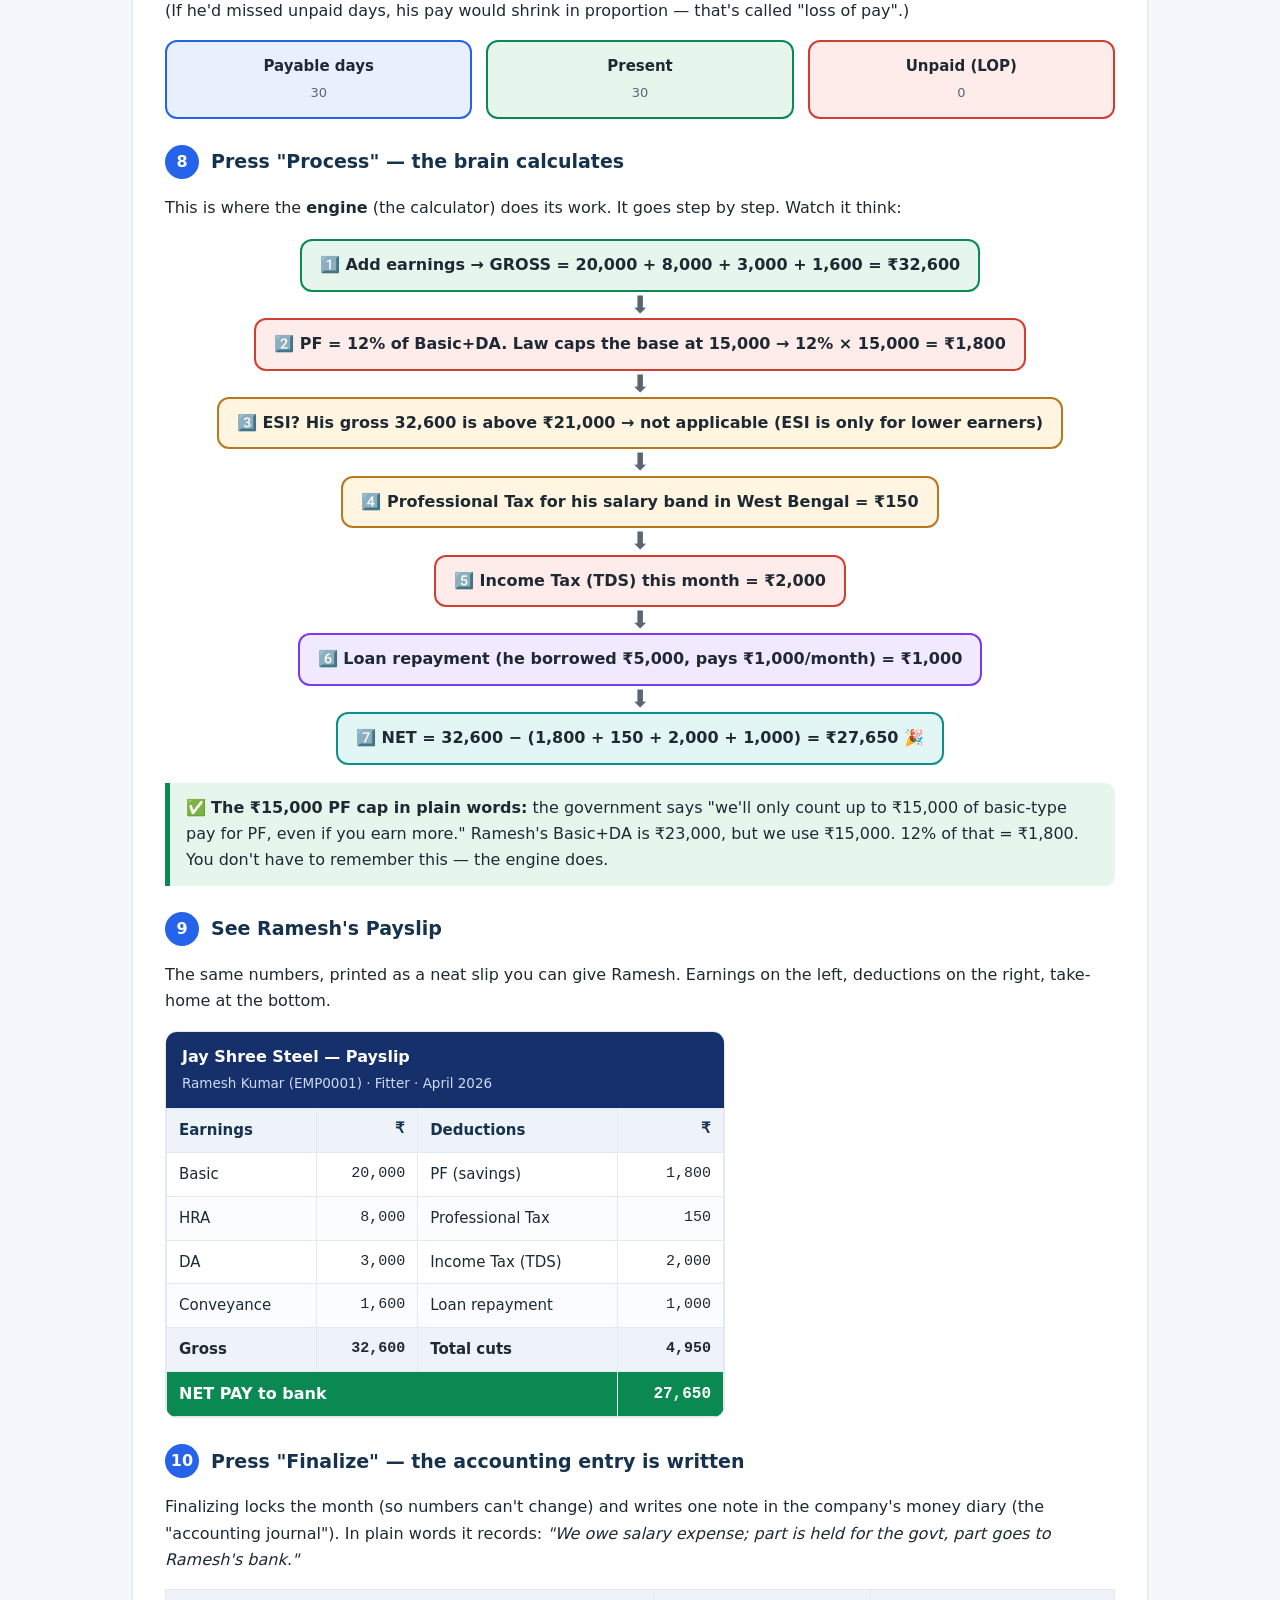
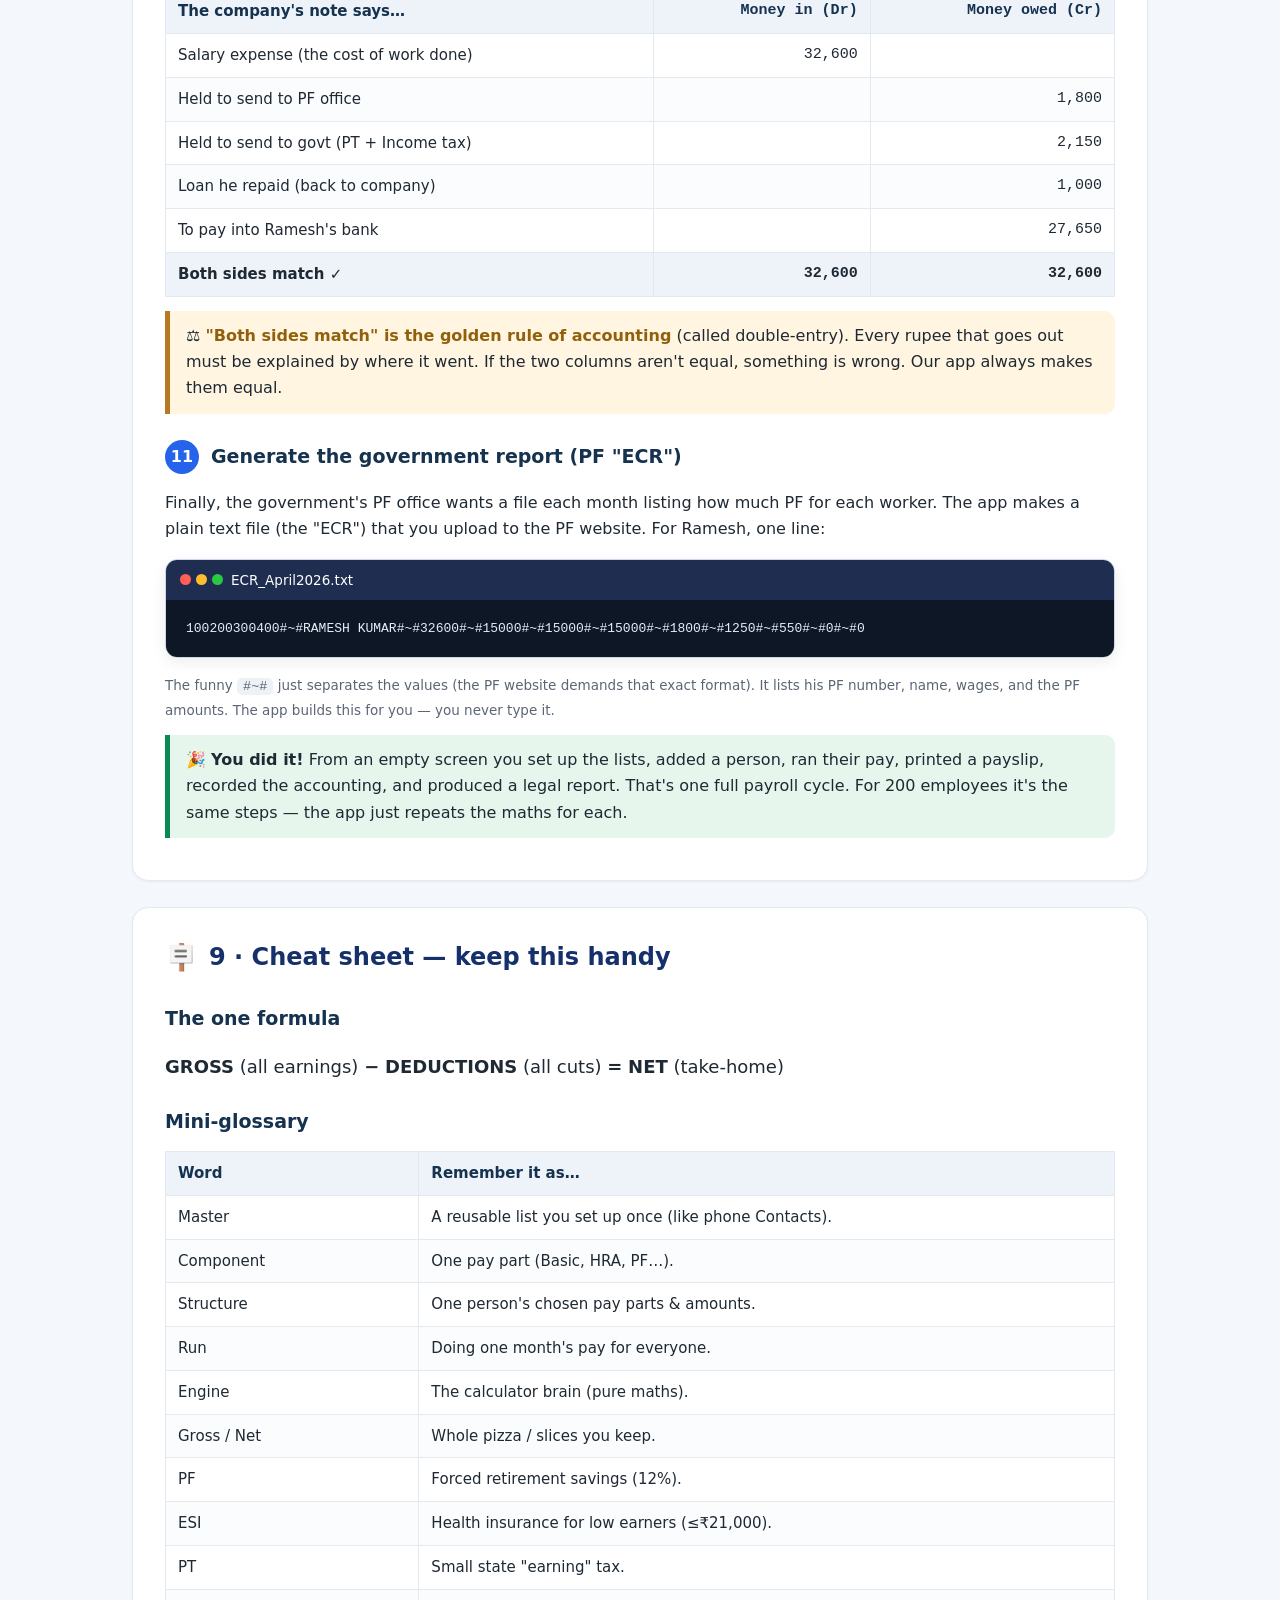
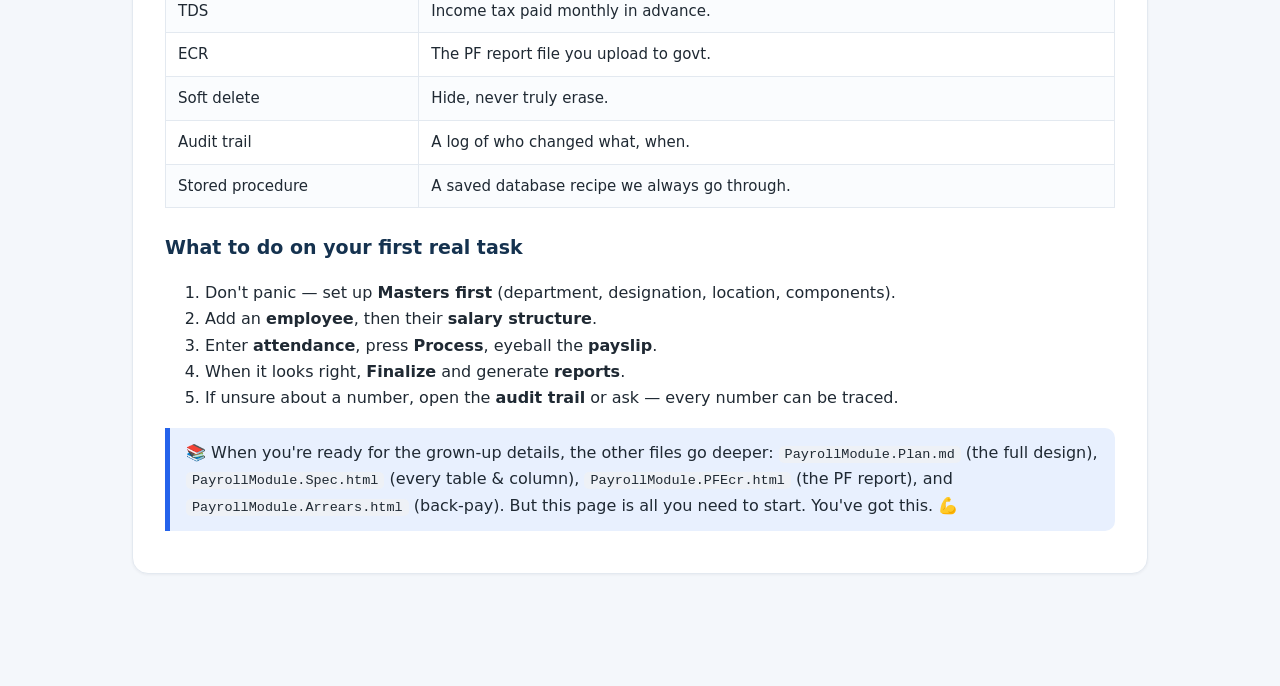
<file: docs/PayrollModule.BeginnerGuide.html>
<!DOCTYPE html>
<html lang="en">
<head>
<meta charset="UTF-8">
<meta name="viewport" content="width=device-width, initial-scale=1.0">
<title>Payroll for Absolute Beginners — A Picture Guide</title>
<style>
  :root{
    --bg:#f4f7fb; --card:#fff; --ink:#1f2933; --muted:#5b6675; --line:#e3e9f0;
    --blue:#2563eb; --blue-bg:#e8f0fe; --green:#0a8a52; --green-bg:#e6f6ed;
    --red:#d23f31; --red-bg:#fdecea; --amber:#b7791f; --amber-bg:#fff5e1;
    --purple:#7c3aed; --purple-bg:#f1e9fd; --teal:#0e8f8f; --teal-bg:#e3f6f6;
    --mono:'Cascadia Code','Consolas',monospace;
  }
  *{box-sizing:border-box}
  body{margin:0;font-family:'Segoe UI',system-ui,sans-serif;background:var(--bg);color:var(--ink);line-height:1.65;font-size:16px}
  header.hero{background:linear-gradient(135deg,#2563eb,#0e2a73);color:#fff;padding:46px 40px 38px}
  header.hero h1{margin:0 0 8px;font-size:32px}
  header.hero p{margin:3px 0;opacity:.92;font-size:17px}
  .hello{background:rgba(255,255,255,.14);border:1px solid rgba(255,255,255,.25);border-radius:12px;padding:14px 18px;margin-top:18px;font-size:15px}
  .wrap{max-width:1060px;margin:0 auto;padding:26px 22px 90px}
  nav.toc{background:var(--card);border:1px solid var(--line);border-radius:14px;padding:18px 24px;margin:24px 0 30px}
  nav.toc h2{margin:0 0 10px;font-size:13px;text-transform:uppercase;letter-spacing:.7px;color:var(--muted)}
  nav.toc ol{margin:0;padding-left:22px;columns:2;column-gap:36px}
  nav.toc li{padding:3px 0;break-inside:avoid}
  nav.toc a{color:var(--blue);text-decoration:none}
  nav.toc a:hover{text-decoration:underline}
  section{background:var(--card);border:1px solid var(--line);border-radius:16px;padding:28px 32px;margin:0 0 26px;box-shadow:0 1px 3px rgba(16,24,40,.05)}
  h2.sec{margin:0 0 6px;font-size:24px;color:#16306b;display:flex;align-items:center;gap:12px}
  h2.sec .ico{font-size:26px}
  h3{margin:24px 0 8px;font-size:19px;color:#173;color:#15324f}
  p.lead{color:var(--muted);margin:2px 0 16px;font-size:16px}
  .analogy{border-left:5px solid var(--amber);background:var(--amber-bg);padding:12px 16px;border-radius:0 10px 10px 0;margin:14px 0}
  .analogy b{color:#92600c}
  .why{border-left:5px solid var(--green);background:var(--green-bg);padding:12px 16px;border-radius:0 10px 10px 0;margin:14px 0}
  .note{border-left:5px solid var(--blue);background:var(--blue-bg);padding:12px 16px;border-radius:0 10px 10px 0;margin:14px 0}
  table{border-collapse:collapse;width:100%;margin:14px 0;font-size:15px}
  th,td{border:1px solid var(--line);padding:9px 12px;text-align:left;vertical-align:top}
  thead th{background:#eef3fa;color:#15324f}
  tbody tr:nth-child(even){background:#fafcfe}
  code{font-family:var(--mono);background:#eef1f6;padding:1px 6px;border-radius:5px;font-size:13.5px}
  .num{text-align:right;font-family:var(--mono)}
  /* boxes & flows */
  .row{display:flex;flex-wrap:wrap;gap:14px;align-items:stretch;margin:16px 0}
  .box{border:2px solid var(--blue);background:var(--blue-bg);border-radius:12px;padding:12px 16px;flex:1;min-width:150px;text-align:center}
  .box .t{font-weight:700;display:block;font-size:15px}
  .box .s{font-size:13px;color:var(--muted)}
  .box.green{border-color:var(--green);background:var(--green-bg)}
  .box.red{border-color:var(--red);background:var(--red-bg)}
  .box.purple{border-color:var(--purple);background:var(--purple-bg)}
  .box.amber{border-color:var(--amber);background:var(--amber-bg)}
  .box.teal{border-color:var(--teal);background:var(--teal-bg)}
  .arrow{display:flex;align-items:center;justify-content:center;font-size:26px;color:var(--muted);font-weight:800;padding:0 2px}
  .vflow{display:flex;flex-direction:column;gap:0;align-items:center;margin:18px 0}
  .vflow .b{border:2px solid var(--blue);background:var(--blue-bg);border-radius:12px;padding:11px 18px;min-width:280px;text-align:center;font-weight:600}
  .vflow .down{font-size:24px;color:var(--muted);line-height:1.1}
  /* ribbon */
  .ribbon{display:flex;flex-wrap:wrap;gap:6px;margin:14px 0}
  .ribbon .step{background:var(--blue-bg);border:1px solid #bcd0f7;color:#16306b;border-radius:20px;padding:6px 13px;font-size:13.5px;font-weight:600}
  .ribbon .step.done{background:var(--green-bg);border-color:#a7dcbe;color:#0a6a3f}
  /* tree */
  .tree{margin:16px 0}
  .tree .root{background:#16306b;color:#fff;border-radius:10px;padding:10px 16px;text-align:center;font-weight:700;max-width:340px;margin:0 auto}
  .tree .branches{display:flex;flex-wrap:wrap;gap:14px;justify-content:center;margin-top:14px}
  .tree .branch{flex:1;min-width:200px;border:1px solid var(--line);border-radius:12px;padding:12px;background:#fafcfe}
  .tree .branch h4{margin:0 0 6px;font-size:15px;color:#16306b}
  .tree .branch ul{margin:0;padding-left:18px;font-size:14px}
  /* salary bar */
  .bar{display:flex;height:54px;border-radius:10px;overflow:hidden;margin:14px 0;border:1px solid var(--line);font-size:12px;color:#fff;font-weight:700}
  .bar .seg{display:flex;align-items:center;justify-content:center;text-align:center;padding:2px}
  .legend{display:flex;flex-wrap:wrap;gap:14px;margin:8px 0 0}
  .legend span{font-size:13px;display:flex;align-items:center;gap:6px}
  .dot{width:13px;height:13px;border-radius:3px;display:inline-block}
  /* mock app screen */
  .screen{border:1px solid #cfd9e6;border-radius:12px;overflow:hidden;margin:16px 0;box-shadow:0 4px 14px rgba(16,24,40,.08)}
  .screen .bar2{background:#1f2d50;color:#fff;padding:9px 14px;display:flex;align-items:center;gap:8px;font-size:13.5px}
  .screen .dots{display:flex;gap:5px}
  .screen .dots i{width:11px;height:11px;border-radius:50%;display:inline-block}
  .screen .body{padding:18px 20px;background:#fff}
  .field{margin:10px 0}
  .field label{display:block;font-size:13px;color:var(--muted);margin-bottom:3px}
  .field .inp{border:1.5px solid #cfd9e6;border-radius:8px;padding:9px 12px;background:#fbfcfe;font-size:14.5px}
  .field .inp.filled{background:#fff;border-color:var(--blue);color:#16306b;font-weight:600}
  .btn{display:inline-block;background:var(--blue);color:#fff;border-radius:8px;padding:9px 18px;font-weight:700;font-size:14px;margin-top:8px}
  .btn.green{background:var(--green)}
  .grid2{display:grid;grid-template-columns:1fr 1fr;gap:12px}
  .tag{display:inline-block;border-radius:6px;padding:1px 8px;font-size:12px;font-weight:700}
  .tag.e{background:var(--green-bg);color:var(--green)}
  .tag.d{background:var(--red-bg);color:var(--red)}
  .step-head{display:flex;align-items:center;gap:12px;margin:26px 0 6px}
  .step-head .n{background:var(--blue);color:#fff;width:34px;height:34px;border-radius:50%;display:flex;align-items:center;justify-content:center;font-weight:800;flex:none}
  .step-head h3{margin:0}
  .small{font-size:13.5px;color:var(--muted)}
  .pay{max-width:560px;border:1px solid var(--line);border-radius:12px;overflow:hidden;margin:14px 0}
  .pay .ph{background:#16306b;color:#fff;padding:12px 16px}
  .pay table{margin:0}
  .pay .tot td{font-weight:700;background:#eef3fa}
  .pay .net td{font-weight:800;background:#0a8a52;color:#fff;font-size:16px}
  hr.s{border:none;border-top:1px dashed var(--line);margin:22px 0}
  @media(max-width:720px){nav.toc ol{columns:1}.grid2{grid-template-columns:1fr}.box{min-width:120px}}
</style>
</head>
<body>
<header class="hero">
  <h1>🧾 Payroll, Explained Like You're New Here</h1>
  <p>A picture guide — no jargon, everything explained in plain words.</p>
  <div class="hello">
    👋 <b>Hi, and welcome!</b> You don't need to know anything about payroll, Indian tax laws, or even what "PF" means.
    This page starts from zero. Read it top to bottom. Every new word is explained the moment it appears, with a real-life
    comparison. Take your time — there's no rush, and nothing here is as scary as it sounds.
  </div>
</header>

<div class="wrap">
  <nav class="toc">
    <h2>What we'll cover</h2>
    <ol>
      <li><a href="#what">What is "payroll", really?</a></li>
      <li><a href="#words">The 8 words you'll hear daily</a></li>
      <li><a href="#flow">Where the money goes (picture)</a></li>
      <li><a href="#govt">PF, ESI, PT, TDS — the 4 cuts</a></li>
      <li><a href="#build">How our software is built (3 layers)</a></li>
      <li><a href="#tools">What tools we used &amp; why</a></li>
      <li><a href="#blocks">The building blocks (a tree)</a></li>
      <li><a href="#example">⭐ Full example: day 1 → final report</a></li>
      <li><a href="#cheat">Cheat sheet &amp; glossary</a></li>
    </ol>
  </nav>

  <!-- 1 -->
  <section id="what">
    <h2 class="sec"><span class="ico">🤔</span>1 · What is "payroll", really?</h2>
    <p class="lead">Payroll is just this: <b>at the end of every month, work out how much money each worker takes home, and make sure the government gets the bits the law says it must.</b></p>
    <div class="row">
      <div class="box green"><span class="t">🏭 Company</span><span class="s">has work to be done</span></div>
      <div class="arrow">→</div>
      <div class="box"><span class="t">👷 Employee</span><span class="s">does the work for a month</span></div>
      <div class="arrow">→</div>
      <div class="box amber"><span class="t">💰 Salary</span><span class="s">company owes them money</span></div>
    </div>
    <p>But the worker doesn't get <i>all</i> of that money in hand. A few small pieces are taken out first — some is the worker's own savings, some is tax for the government. What's left is what actually lands in their bank account.</p>
    <div class="analogy">🍕 <b>Think of a pizza.</b> The whole pizza is the salary the company promises. Before it reaches the worker, a couple of slices are set aside: one slice goes into the worker's <i>own</i> piggy bank (savings), one or two slices go to the government (tax). The remaining slices are what the worker eats today. Payroll's job is to cut the pizza correctly, every month, for every worker — and never make a mistake, because it's people's money.</p>
    <div class="why">✅ <b>Why does software do this instead of a person with a calculator?</b> Because a factory can have hundreds of workers, the cuts follow fussy government rules that change, and a single wrong rupee can mean a fine. Software does it the same correct way every time, in seconds.</div>
  </section>

  <!-- 2 -->
  <section id="words">
    <h2 class="sec"><span class="ico">📖</span>2 · The 8 words you'll hear every single day</h2>
    <p class="lead">Learn these and you'll understand 90% of conversations. Each has a simple meaning.</p>
    <table>
      <thead><tr><th>Word</th><th>In plain English</th><th>Everyday comparison</th></tr></thead>
      <tbody>
        <tr><td><b>Earning</b></td><td>Money <i>added</i> to the worker's pay.</td><td>Things that <b>grow</b> your pizza.</td></tr>
        <tr><td><b>Deduction</b></td><td>Money <i>taken out</i> of the pay.</td><td>Slices <b>removed</b> from your pizza.</td></tr>
        <tr><td><b>Basic</b></td><td>The core part of salary. Most other things are calculated from it.</td><td>The <b>plain base</b> of the pizza.</td></tr>
        <tr><td><b>HRA</b></td><td>"House Rent Allowance" — extra pay to help with rent. Usually a % of Basic.</td><td>A topping added on.</td></tr>
        <tr><td><b>DA</b></td><td>"Dearness Allowance" — extra pay to cope with rising prices. Also a % of Basic.</td><td>Another topping.</td></tr>
        <tr><td><b>Gross</b></td><td><b>All earnings added together</b>, before any cuts.</td><td>The <b>whole pizza</b>.</td></tr>
        <tr><td><b>Net (Take-home)</b></td><td>What's left <b>after</b> all deductions. The amount that hits the bank.</td><td>The slices you actually eat.</td></tr>
        <tr><td><b>CTC</b></td><td>"Cost To Company" — the full yearly cost of an employee to the company, including the company's own contributions.</td><td>What the pizza costs the <b>shop</b>, not just you.</td></tr>
      </tbody>
    </table>
    <p class="note">🧮 The one formula that rules everything: <b>Gross (all earnings) − Deductions (all cuts) = Net (take-home)</b>. That's it. Everything else is just <i>how</i> we work out each earning and each cut.</p>
  </section>

  <!-- 3 -->
  <section id="flow">
    <h2 class="sec"><span class="ico">🌊</span>3 · Where the money goes (one picture)</h2>
    <p class="lead">Here is the journey of one worker's salary, top to bottom. We'll use a real worker, <b>Ramesh</b>, whose gross is <b>₹32,600</b> a month.</p>
    <div class="vflow">
      <div class="b" style="border-color:var(--green);background:var(--green-bg)">💚 GROSS = ₹32,600 <span class="small">(Basic 20,000 + HRA 8,000 + DA 3,000 + Conveyance 1,600)</span></div>
      <div class="down">⬇ now we take out the cuts ⬇</div>
      <div class="b" style="border-color:var(--red);background:var(--red-bg)">❤️ minus DEDUCTIONS = ₹4,950 <span class="small">(PF 1,800 + Professional Tax 150 + Income Tax 2,000 + Loan repay 1,000)</span></div>
      <div class="down">⬇ what's left ⬇</div>
      <div class="b" style="border-color:var(--teal);background:var(--teal-bg)">💙 NET / Take-home = ₹27,650 <span class="small">→ this lands in Ramesh's bank account</span></div>
    </div>
    <h3>The same thing as a coloured bar</h3>
    <p class="small">The full bar is the gross ₹32,600. Each colour is one piece. The big blue piece is what Ramesh actually keeps.</p>
    <div class="bar">
      <div class="seg" style="background:#0e8f8f;flex:27650">Take-home 27,650</div>
      <div class="seg" style="background:#d23f31;flex:2000">Tax 2,000</div>
      <div class="seg" style="background:#e0683a;flex:1800">PF 1,800</div>
      <div class="seg" style="background:#7c3aed;flex:1000">Loan 1,000</div>
      <div class="seg" style="background:#b7791f;flex:150" title="Professional Tax 150"></div>
    </div>
    <div class="legend">
      <span><i class="dot" style="background:#0e8f8f"></i> Take-home (his)</span>
      <span><i class="dot" style="background:#d23f31"></i> Income Tax → govt</span>
      <span><i class="dot" style="background:#e0683a"></i> PF → his savings</span>
      <span><i class="dot" style="background:#7c3aed"></i> Loan repay → company</span>
      <span><i class="dot" style="background:#b7791f"></i> Prof. Tax → state</span>
    </div>
    <div class="why">✅ <b>Notice:</b> the PF and loan pieces aren't "lost" — PF is Ramesh's own savings for later, and the loan piece is him paying back money he borrowed. Only the tax pieces actually leave for the government.</div>
  </section>

  <!-- 4 -->
  <section id="govt">
    <h2 class="sec"><span class="ico">🏛️</span>4 · PF, ESI, PT, TDS — the four "government cuts"</h2>
    <p class="lead">India's law says certain amounts must be cut from salary. There are four big ones. Here's each in one friendly line. <b>You do NOT need to memorise the rates</b> — the software stores them.</p>
    <table>
      <thead><tr><th>Short name</th><th>Full name</th><th>What it really is</th><th>Who keeps it</th><th>Rough amount</th></tr></thead>
      <tbody>
        <tr><td><b>PF</b></td><td>Provident Fund</td><td>Forced <b>savings</b> for the worker's retirement. The company adds a matching amount too.</td><td>The worker (later)</td><td>12% of Basic+DA</td></tr>
        <tr><td><b>ESI</b></td><td>Employees' State Insurance</td><td>Cheap <b>health insurance</b> for lower-paid workers. Only if salary ≤ ₹21,000.</td><td>Govt health scheme</td><td>0.75% of gross</td></tr>
        <tr><td><b>PT</b></td><td>Professional Tax</td><td>A small <b>state tax</b> for earning a living. A few rupees, fixed by salary band.</td><td>State govt (West Bengal)</td><td>₹0–₹200</td></tr>
        <tr><td><b>TDS</b></td><td>Tax Deducted at Source</td><td><b>Income tax</b> collected a little each month instead of one big bill.</td><td>Central govt</td><td>Depends on yearly pay</td></tr>
      </tbody>
    </table>
    <div class="analogy">🐷 <b>PF = piggy bank the law makes you keep.</b> 🏥 <b>ESI = a cheap clinic card for lower earners.</b> 🏙️ <b>PT = a small "you earn here" fee to the state.</b> 🧾 <b>TDS = paying your yearly income tax in 12 small monthly bites.</b></div>
    <div class="note">🔑 <b>The clever part of our design:</b> these rates (12%, ₹21,000, etc.) are <b>not written into the program</b>. They're saved as <i>settings</i> in the database. So when the government changes a rate next year, someone just edits a setting — <b>no programmer needed</b>. Remember this idea; it's the heart of why the system is "professional."</div>
  </section>

  <!-- 5 -->
  <section id="build">
    <h2 class="sec"><span class="ico">🏗️</span>5 · How our software is built — 3 simple layers</h2>
    <p class="lead">Every app like ours is a stack of three layers. Picture a <b>restaurant</b>:</p>
    <div class="vflow">
      <div class="b" style="border-color:var(--blue);background:var(--blue-bg);min-width:420px">🖥️ <b>Layer 1 — The Screens</b> (what you see &amp; click)<br><span class="small">The dining area &amp; menu. Buttons, forms, tables, the payslip on screen.</span></div>
      <div class="down">⬇ talks to ⬇</div>
      <div class="b" style="border-color:var(--purple);background:var(--purple-bg);min-width:420px">🧠 <b>Layer 2 — The Brain / Logic</b> (the rules &amp; the calculator)<br><span class="small">The kitchen &amp; chef. Takes your order, applies the recipes (PF, tax…), works out the numbers.</span></div>
      <div class="down">⬇ stores in ⬇</div>
      <div class="b" style="border-color:var(--teal);background:var(--teal-bg);min-width:420px">🗄️ <b>Layer 3 — The Database / Memory</b> (where everything is kept)<br><span class="small">The pantry &amp; record book. Remembers every employee, every month, forever.</span></div>
    </div>
    <h3>What each layer is, in baby words</h3>
    <table>
      <thead><tr><th>You'll hear…</th><th>It simply means…</th><th>Restaurant comparison</th></tr></thead>
      <tbody>
        <tr><td><b>Page / Screen / UI</b></td><td>A window you look at and click.</td><td>The menu &amp; table.</td></tr>
        <tr><td><b>Component</b></td><td>A small reusable screen-piece (a button, a text box, a dropdown). We build pages by snapping these together.</td><td>Standard plates &amp; cutlery reused at every table.</td></tr>
        <tr><td><b>Table</b> (database)</td><td>A grid/spreadsheet the computer keeps, e.g. one table holds all employees, one row per employee.</td><td>A page in the record book.</td></tr>
        <tr><td><b>Stored procedure</b></td><td>A <b>saved instruction</b> in the database that reads or writes those tables. We always go through these (never raw commands) — safer &amp; consistent.</td><td>A fixed recipe card the pantry-keeper follows.</td></tr>
        <tr><td><b>Engine</b></td><td>The <b>calculator brain</b> that turns "Ramesh, 30 days worked" into "Net ₹27,650". Pure maths, no screens.</td><td>The chef who cooks by the recipes.</td></tr>
        <tr><td><b>Model</b></td><td>A simple description of <i>one thing's shape</i> — e.g. an Employee has a Name, a Code, a Bank A/c. Matches one database table.</td><td>The blank order form's fields.</td></tr>
      </tbody>
    </table>
    <div class="why">✅ <b>Why three layers and not one big blob?</b> If the tax screen looks ugly, you fix Layer 1 without touching the maths. If a tax rule changes, you fix Layer 2 without touching the screens. Each layer has one job, so changes are safe and easy. This is the single most important idea in how professional apps are built.</div>
  </section>

  <!-- 6 -->
  <section id="tools">
    <h2 class="sec"><span class="ico">🧰</span>6 · The actual tools we used (and why)</h2>
    <p class="lead">These are the real technologies in our project. Here's each one in one simple sentence — just so the names stop being scary.</p>
    <table>
      <thead><tr><th>Tool</th><th>Which layer</th><th>What it does, simply</th><th>Why we picked it</th></tr></thead>
      <tbody>
        <tr><td><b>Blazor</b> (C#)</td><td>Screens</td><td>Lets us build the web screens using the same language (C#) as the brain.</td><td>One language everywhere = less to learn, fewer bugs.</td></tr>
        <tr><td><b>Syncfusion &amp; MudBlazor</b></td><td>Screens</td><td>Ready-made fancy parts — data grids, date pickers, popups — so we don't hand-build them.</td><td>Looks professional instantly; saves weeks.</td></tr>
        <tr><td><b>C# business logic</b></td><td>Brain</td><td>Where the payroll rules &amp; the calculator engine live.</td><td>Fast, safe, easy to test.</td></tr>
        <tr><td><b>Dapper</b></td><td>Brain↔DB</td><td>A tiny helper that carries data between the C# brain and the database.</td><td>Simple and quick — no heavy magic.</td></tr>
        <tr><td><b>SQL Server</b> + <b>stored procedures</b></td><td>Memory</td><td>The database that stores everything, plus the saved "recipe" instructions to read/write it.</td><td>Reliable, and the company already uses it.</td></tr>
      </tbody>
    </table>
    <h3>Two habits we follow everywhere (and why they matter)</h3>
    <div class="row">
      <div class="box green" style="text-align:left"><span class="t">🗑️ "Soft delete"</span><span class="s">When you "delete" something, we don't really erase it — we just tick a hidden "inactive" box. So nothing is ever truly lost, and you can bring it back. Money records must never vanish.</span></div>
      <div class="box purple" style="text-align:left"><span class="t">📝 "Audit trail"</span><span class="s">Every time someone adds or changes anything, we secretly write down <i>who</i> did it, <i>when</i>, and <i>what changed</i>. So if a number looks wrong, we can see its full history.</span></div>
    </div>
  </section>

  <!-- 7 -->
  <section id="blocks">
    <h2 class="sec"><span class="ico">🌳</span>7 · The building blocks (a tree)</h2>
    <p class="lead">Our payroll module is split into four groups. Think of it as a tree: the trunk is "Payroll", and it has four branches.</p>
    <div class="tree">
      <div class="root">🧾 PAYROLL MODULE</div>
      <div class="branches">
        <div class="branch">
          <h4>🗂️ 1. Masters <span class="small">(set up once)</span></h4>
          <ul>
            <li><b>Employee</b> — the people</li>
            <li><b>Department</b> — e.g. Production</li>
            <li><b>Designation</b> — e.g. Fitter</li>
            <li><b>Location</b> — e.g. Durgapur</li>
            <li><b>Salary Components</b> — Basic, HRA…</li>
            <li><b>Salary Structure</b> — each person's pay recipe</li>
          </ul>
        </div>
        <div class="branch">
          <h4>⚙️ 2. Rules <span class="small">(the law settings)</span></h4>
          <ul>
            <li><b>Statutory Rules</b> — PF %, ESI %, tax bands</li>
            <li>Stored as data, so they're easy to change</li>
          </ul>
        </div>
        <div class="branch">
          <h4>🔄 3. Processing <span class="small">(every month)</span></h4>
          <ul>
            <li><b>Attendance</b> — days worked</li>
            <li><b>Payroll Run</b> — do the month for everyone</li>
            <li><b>Advances</b> — loans &amp; their repayment</li>
            <li><b>Arrears</b> — back-pay for late raises</li>
          </ul>
        </div>
        <div class="branch">
          <h4>📊 4. Reports <span class="small">(the outputs)</span></h4>
          <ul>
            <li><b>Payslip</b> — for each worker</li>
            <li><b>Salary register</b> — everyone, one sheet</li>
            <li><b>Bank file</b> — to pay salaries</li>
            <li><b>Government returns</b> — PF/ESI/PT/tax</li>
          </ul>
        </div>
      </div>
    </div>
    <div class="analogy">🗂️ <b>"Master" = a list you make once and reuse forever</b>, like the Contacts in your phone. You add "Production" as a department <i>once</i>, then every employee just points to it. Set up the masters first; everything else leans on them.</div>
  </section>

  <!-- 8 -->
  <section id="example">
    <h2 class="sec"><span class="ico">⭐</span>8 · Full example — your very first day, start to finish</h2>
    <p class="lead">Let's actually do it. You just joined, you open the app for the first time, and by the end you'll have paid one employee and made a government report. Here's the whole journey:</p>
    <div class="ribbon">
      <span class="step">1 Log in</span>
      <span class="step">2 Set up masters</span>
      <span class="step">3 Salary parts</span>
      <span class="step">4 Law rules</span>
      <span class="step">5 Add employee</span>
      <span class="step">6 Pay recipe</span>
      <span class="step">7 Attendance</span>
      <span class="step">8 Run &amp; calculate</span>
      <span class="step">9 Payslip</span>
      <span class="step">10 Accounting</span>
      <span class="step">11 Report</span>
    </div>

    <div class="step-head"><span class="n">1</span><h3>You open the app — the Login screen</h3></div>
    <p>First thing the app shows is a login box. It just checks <i>who you are</i> and what you're allowed to touch (payroll is sensitive). You type your phone/email and password.</p>
    <div class="screen">
      <div class="bar2"><span class="dots"><i style="background:#ff5f57"></i><i style="background:#febc2e"></i><i style="background:#28c840"></i></span> Vectus — Login</div>
      <div class="body" style="max-width:380px;margin:0 auto">
        <div class="field"><label>Phone or Email</label><div class="inp filled">ramesh.hr@jayshree.com</div></div>
        <div class="field"><label>Password</label><div class="inp filled">••••••••</div></div>
        <div class="btn">Log in →</div>
      </div>
    </div>
    <div class="why">✅ <b>Why a login &amp; "roles"?</b> Not everyone should see salaries. The app gives you a <b>role</b> (yours is "Payroll"). If someone without that role tries to open these pages, the app politely sends them away. This is the <code>ValidateUser</code> check on every page.</div>

    <div class="step-head"><span class="n">2</span><h3>Set up your first Masters (the reusable lists)</h3></div>
    <p>Before adding people, make the little lists they'll point to. You open <b>Department</b> and add "Production". You'll do the same for Designation ("Fitter") and Location ("Durgapur").</p>
    <div class="screen">
      <div class="bar2"><span class="dots"><i style="background:#ff5f57"></i><i style="background:#febc2e"></i><i style="background:#28c840"></i></span> Masters › Department › Add</div>
      <div class="body" style="max-width:420px">
        <div class="field"><label>Department name</label><div class="inp filled">PRODUCTION</div></div>
        <div class="small">Code <code>DEP0001</code> is filled in automatically.</div>
        <div class="btn green">💾 Save</div>
      </div>
    </div>
    <p class="small">Behind the scenes, pressing Save sends "PRODUCTION" to a stored procedure, which writes one row into the <b>Department</b> table — and writes an audit note that <i>you</i> created it just now.</p>
    <div class="row">
      <div class="box"><span class="t">Department</span><span class="s">PRODUCTION</span></div>
      <div class="box"><span class="t">Designation</span><span class="s">FITTER</span></div>
      <div class="box"><span class="t">Location</span><span class="s">DURGAPUR</span></div>
    </div>

    <div class="step-head"><span class="n">3</span><h3>Define the salary parts (Salary Components)</h3></div>
    <p>Now tell the system what pieces a salary can have. You add <b>Basic</b>, <b>HRA</b> (= 40% of Basic), <b>DA</b> (= 15% of Basic), and <b>Conveyance</b>. For each you say: is it an <span class="tag e">Earning</span> or a <span class="tag d">Deduction</span>, and how is it worked out?</p>
    <table>
      <thead><tr><th>Component</th><th>Type</th><th>How it's calculated</th></tr></thead>
      <tbody>
        <tr><td>Basic</td><td><span class="tag e">Earning</span></td><td>A fixed number you type per person</td></tr>
        <tr><td>HRA</td><td><span class="tag e">Earning</span></td><td>40% of Basic (auto)</td></tr>
        <tr><td>DA</td><td><span class="tag e">Earning</span></td><td>15% of Basic (auto)</td></tr>
        <tr><td>Conveyance</td><td><span class="tag e">Earning</span></td><td>A fixed number</td></tr>
        <tr><td>PF / PT / TDS</td><td><span class="tag d">Deduction</span></td><td>From the law-rule settings</td></tr>
      </tbody>
    </table>
    <div class="why">✅ <b>Why set these up as data?</b> Tomorrow if the boss adds a "Night Shift Allowance", you just add one more row here — you don't call a programmer. The calculator already knows how to handle "a fixed number" or "a % of Basic".</div>

    <div class="step-head"><span class="n">4</span><h3>Check the law rules (Statutory Rules)</h3></div>
    <p>These are usually pre-filled for you (we "seed" them). You just confirm: PF = 12%, ESI applies under ₹21,000, Professional Tax bands for West Bengal, income-tax bands. You rarely touch this — but it's nice to know <i>this</i> is where the law lives.</p>
    <div class="note">📌 The rates have a "valid from" date. If a rate changes next April, we add a <b>new</b> dated rate starting then — the old one stays, so old months still use the old rate and history never breaks.</div>

    <div class="step-head"><span class="n">5</span><h3>Add your first Employee — "Ramesh Kumar"</h3></div>
    <p>The big moment! Open <b>Employee › Add</b> and fill the form. You pick the Department/Designation/Location you made in Step 2 from dropdowns (that's why we made them first).</p>
    <div class="screen">
      <div class="bar2"><span class="dots"><i style="background:#ff5f57"></i><i style="background:#febc2e"></i><i style="background:#28c840"></i></span> Employee › Add new</div>
      <div class="body">
        <div class="grid2">
          <div class="field"><label>Full name</label><div class="inp filled">RAMESH KUMAR</div></div>
          <div class="field"><label>Employee code</label><div class="inp">EMP0001 (auto)</div></div>
          <div class="field"><label>Department</label><div class="inp filled">PRODUCTION ▾</div></div>
          <div class="field"><label>Designation</label><div class="inp filled">FITTER ▾</div></div>
          <div class="field"><label>Date of joining</label><div class="inp filled">10-Jun-2024</div></div>
          <div class="field"><label>Bank account</label><div class="inp filled">SBI ••••32011</div></div>
          <div class="field"><label>PF number (UAN)</label><div class="inp filled">100200300400</div></div>
          <div class="field"><label>PAN (tax id)</label><div class="inp filled">ABCPK1234L</div></div>
        </div>
        <div class="btn green">💾 Save employee</div>
      </div>
    </div>
    <p class="small">Save writes one row into the <b>Employee</b> table. Ramesh now exists in the system. 🎉</p>

    <div class="step-head"><span class="n">6</span><h3>Give Ramesh his pay recipe (Salary Structure)</h3></div>
    <p>Now say what Ramesh actually earns. You add a structure "effective from 1 April 2026" and type his Basic; HRA and DA fill in by themselves.</p>
    <table>
      <thead><tr><th>Part</th><th>Rule</th><th>Amount</th></tr></thead>
      <tbody>
        <tr><td>Basic</td><td>you type it</td><td class="num">20,000</td></tr>
        <tr><td>HRA</td><td>40% of Basic</td><td class="num">8,000</td></tr>
        <tr><td>DA</td><td>15% of Basic</td><td class="num">3,000</td></tr>
        <tr><td>Conveyance</td><td>fixed</td><td class="num">1,600</td></tr>
        <tr class="tot" style="font-weight:700;background:#e6f6ed"><td colspan="2">His monthly GROSS</td><td class="num">32,600</td></tr>
      </tbody>
    </table>

    <div class="step-head"><span class="n">7</span><h3>Enter Attendance for the month</h3></div>
    <p>How many days was Ramesh meant to work, and how many did he? For April: 30 payable, 30 present, 0 unpaid days. (If he'd missed unpaid days, his pay would shrink in proportion — that's called "loss of pay".)</p>
    <div class="row">
      <div class="box"><span class="t">Payable days</span><span class="s">30</span></div>
      <div class="box green"><span class="t">Present</span><span class="s">30</span></div>
      <div class="box red"><span class="t">Unpaid (LOP)</span><span class="s">0</span></div>
    </div>

    <div class="step-head"><span class="n">8</span><h3>Press "Process" — the brain calculates</h3></div>
    <p>This is where the <b>engine</b> (the calculator) does its work. It goes step by step. Watch it think:</p>
    <div class="vflow">
      <div class="b" style="border-color:var(--green);background:var(--green-bg)">1️⃣ Add earnings → GROSS = 20,000 + 8,000 + 3,000 + 1,600 = <b>₹32,600</b></div>
      <div class="down">⬇</div>
      <div class="b" style="border-color:var(--red);background:var(--red-bg)">2️⃣ PF = 12% of Basic+DA. Law caps the base at 15,000 → 12% × 15,000 = <b>₹1,800</b></div>
      <div class="down">⬇</div>
      <div class="b" style="border-color:var(--amber);background:var(--amber-bg)">3️⃣ ESI? His gross 32,600 is above ₹21,000 → <b>not applicable</b> (ESI is only for lower earners)</div>
      <div class="down">⬇</div>
      <div class="b" style="border-color:var(--amber);background:var(--amber-bg)">4️⃣ Professional Tax for his salary band in West Bengal = <b>₹150</b></div>
      <div class="down">⬇</div>
      <div class="b" style="border-color:var(--red);background:var(--red-bg)">5️⃣ Income Tax (TDS) this month = <b>₹2,000</b></div>
      <div class="down">⬇</div>
      <div class="b" style="border-color:var(--purple);background:var(--purple-bg)">6️⃣ Loan repayment (he borrowed ₹5,000, pays ₹1,000/month) = <b>₹1,000</b></div>
      <div class="down">⬇</div>
      <div class="b" style="border-color:var(--teal);background:var(--teal-bg)">7️⃣ NET = 32,600 − (1,800 + 150 + 2,000 + 1,000) = <b>₹27,650</b> 🎉</div>
    </div>
    <div class="why">✅ <b>The ₹15,000 PF cap in plain words:</b> the government says "we'll only count up to ₹15,000 of basic-type pay for PF, even if you earn more." Ramesh's Basic+DA is ₹23,000, but we use ₹15,000. 12% of that = ₹1,800. You don't have to remember this — the engine does.</div>

    <div class="step-head"><span class="n">9</span><h3>See Ramesh's Payslip</h3></div>
    <p>The same numbers, printed as a neat slip you can give Ramesh. Earnings on the left, deductions on the right, take-home at the bottom.</p>
    <div class="pay">
      <div class="ph"><b>Jay Shree Steel — Payslip</b><br><span class="small" style="color:#cdd9f5">Ramesh Kumar (EMP0001) · Fitter · April 2026</span></div>
      <table>
        <thead><tr><th>Earnings</th><th class="num">₹</th><th>Deductions</th><th class="num">₹</th></tr></thead>
        <tbody>
          <tr><td>Basic</td><td class="num">20,000</td><td>PF (savings)</td><td class="num">1,800</td></tr>
          <tr><td>HRA</td><td class="num">8,000</td><td>Professional Tax</td><td class="num">150</td></tr>
          <tr><td>DA</td><td class="num">3,000</td><td>Income Tax (TDS)</td><td class="num">2,000</td></tr>
          <tr><td>Conveyance</td><td class="num">1,600</td><td>Loan repayment</td><td class="num">1,000</td></tr>
          <tr class="tot"><td>Gross</td><td class="num">32,600</td><td>Total cuts</td><td class="num">4,950</td></tr>
          <tr class="net"><td colspan="3">NET PAY to bank</td><td class="num">27,650</td></tr>
        </tbody>
      </table>
    </div>

    <div class="step-head"><span class="n">10</span><h3>Press "Finalize" — the accounting entry is written</h3></div>
    <p>Finalizing locks the month (so numbers can't change) and writes one note in the company's money diary (the "accounting journal"). In plain words it records: <i>"We owe salary expense; part is held for the govt, part goes to Ramesh's bank."</i></p>
    <table>
      <thead><tr><th>The company's note says…</th><th class="num">Money in (Dr)</th><th class="num">Money owed (Cr)</th></tr></thead>
      <tbody>
        <tr><td>Salary expense (the cost of work done)</td><td class="num">32,600</td><td class="num"></td></tr>
        <tr><td>Held to send to PF office</td><td class="num"></td><td class="num">1,800</td></tr>
        <tr><td>Held to send to govt (PT + Income tax)</td><td class="num"></td><td class="num">2,150</td></tr>
        <tr><td>Loan he repaid (back to company)</td><td class="num"></td><td class="num">1,000</td></tr>
        <tr><td>To pay into Ramesh's bank</td><td class="num"></td><td class="num">27,650</td></tr>
        <tr class="tot" style="font-weight:700;background:#eef3fa"><td>Both sides match ✓</td><td class="num">32,600</td><td class="num">32,600</td></tr>
      </tbody>
    </table>
    <div class="analogy">⚖️ <b>"Both sides match" is the golden rule of accounting</b> (called double-entry). Every rupee that goes out must be explained by where it went. If the two columns aren't equal, something is wrong. Our app always makes them equal.</div>

    <div class="step-head"><span class="n">11</span><h3>Generate the government report (PF "ECR")</h3></div>
    <p>Finally, the government's PF office wants a file each month listing how much PF for each worker. The app makes a plain text file (the "ECR") that you upload to the PF website. For Ramesh, one line:</p>
    <div class="screen">
      <div class="bar2"><span class="dots"><i style="background:#ff5f57"></i><i style="background:#febc2e"></i><i style="background:#28c840"></i></span> ECR_April2026.txt</div>
      <div class="body" style="font-family:var(--mono);font-size:13px;background:#0e1726;color:#e6edf7;overflow-x:auto">
        100200300400#~#RAMESH KUMAR#~#32600#~#15000#~#15000#~#15000#~#1800#~#1250#~#550#~#0#~#0
      </div>
    </div>
    <p class="small">The funny <code>#~#</code> just separates the values (the PF website demands that exact format). It lists his PF number, name, wages, and the PF amounts. The app builds this for you — you never type it.</p>
    <div class="why">🎉 <b>You did it!</b> From an empty screen you set up the lists, added a person, ran their pay, printed a payslip, recorded the accounting, and produced a legal report. That's one full payroll cycle. For 200 employees it's the same steps — the app just repeats the maths for each.</div>
  </section>

  <!-- 9 -->
  <section id="cheat">
    <h2 class="sec"><span class="ico">🪧</span>9 · Cheat sheet — keep this handy</h2>
    <h3>The one formula</h3>
    <p style="font-size:18px"><b>GROSS</b> (all earnings) <b>−</b> <b>DEDUCTIONS</b> (all cuts) <b>=</b> <b>NET</b> (take-home)</p>
    <h3>Mini-glossary</h3>
    <table>
      <thead><tr><th>Word</th><th>Remember it as…</th></tr></thead>
      <tbody>
        <tr><td>Master</td><td>A reusable list you set up once (like phone Contacts).</td></tr>
        <tr><td>Component</td><td>One pay part (Basic, HRA, PF…).</td></tr>
        <tr><td>Structure</td><td>One person's chosen pay parts &amp; amounts.</td></tr>
        <tr><td>Run</td><td>Doing one month's pay for everyone.</td></tr>
        <tr><td>Engine</td><td>The calculator brain (pure maths).</td></tr>
        <tr><td>Gross / Net</td><td>Whole pizza / slices you keep.</td></tr>
        <tr><td>PF</td><td>Forced retirement savings (12%).</td></tr>
        <tr><td>ESI</td><td>Health insurance for low earners (≤₹21,000).</td></tr>
        <tr><td>PT</td><td>Small state "earning" tax.</td></tr>
        <tr><td>TDS</td><td>Income tax paid monthly in advance.</td></tr>
        <tr><td>ECR</td><td>The PF report file you upload to govt.</td></tr>
        <tr><td>Soft delete</td><td>Hide, never truly erase.</td></tr>
        <tr><td>Audit trail</td><td>A log of who changed what, when.</td></tr>
        <tr><td>Stored procedure</td><td>A saved database recipe we always go through.</td></tr>
      </tbody>
    </table>
    <h3>What to do on your first real task</h3>
    <ol>
      <li>Don't panic — set up <b>Masters first</b> (department, designation, location, components).</li>
      <li>Add an <b>employee</b>, then their <b>salary structure</b>.</li>
      <li>Enter <b>attendance</b>, press <b>Process</b>, eyeball the <b>payslip</b>.</li>
      <li>When it looks right, <b>Finalize</b> and generate <b>reports</b>.</li>
      <li>If unsure about a number, open the <b>audit trail</b> or ask — every number can be traced.</li>
    </ol>
    <div class="note">📚 When you're ready for the grown-up details, the other files go deeper: <code>PayrollModule.Plan.md</code> (the full design), <code>PayrollModule.Spec.html</code> (every table &amp; column), <code>PayrollModule.PFEcr.html</code> (the PF report), and <code>PayrollModule.Arrears.html</code> (back-pay). But this page is all you need to start. You've got this. 💪</div>
  </section>

</div>
</body>
</html>
</file>
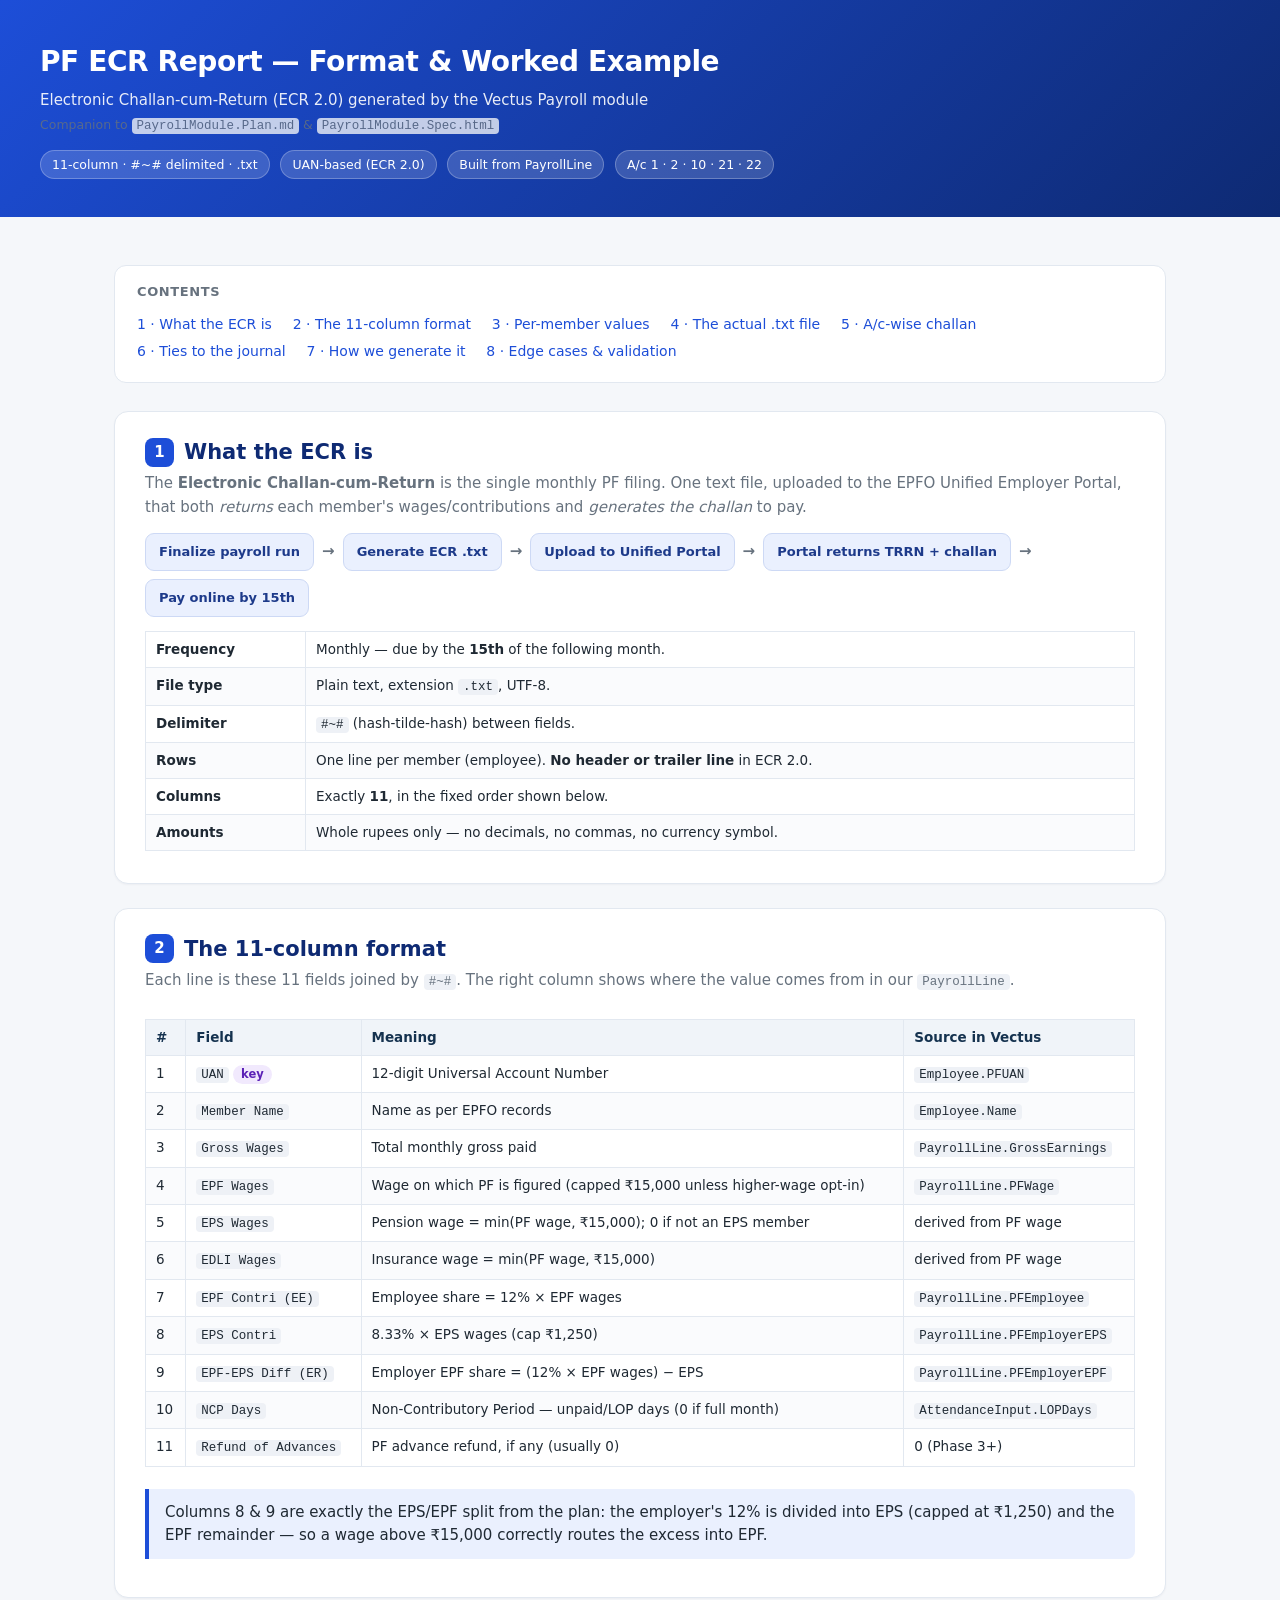
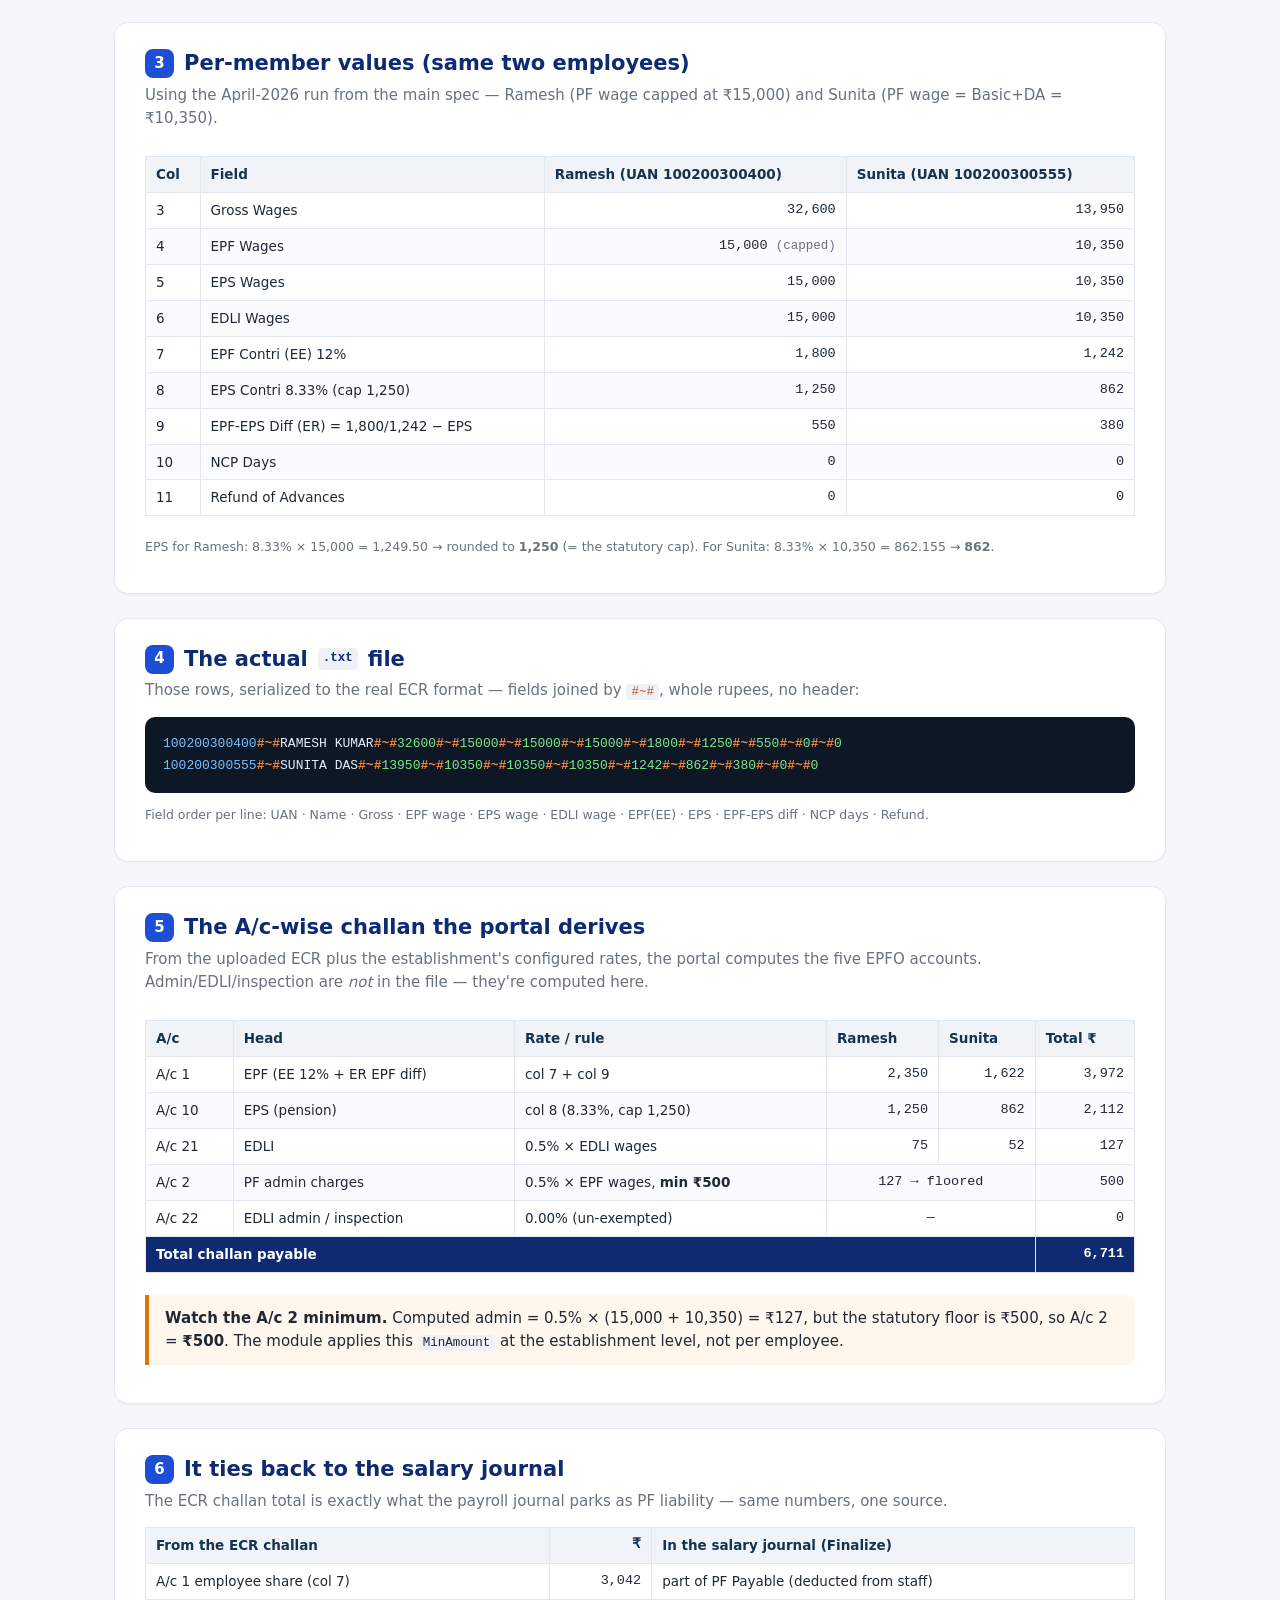
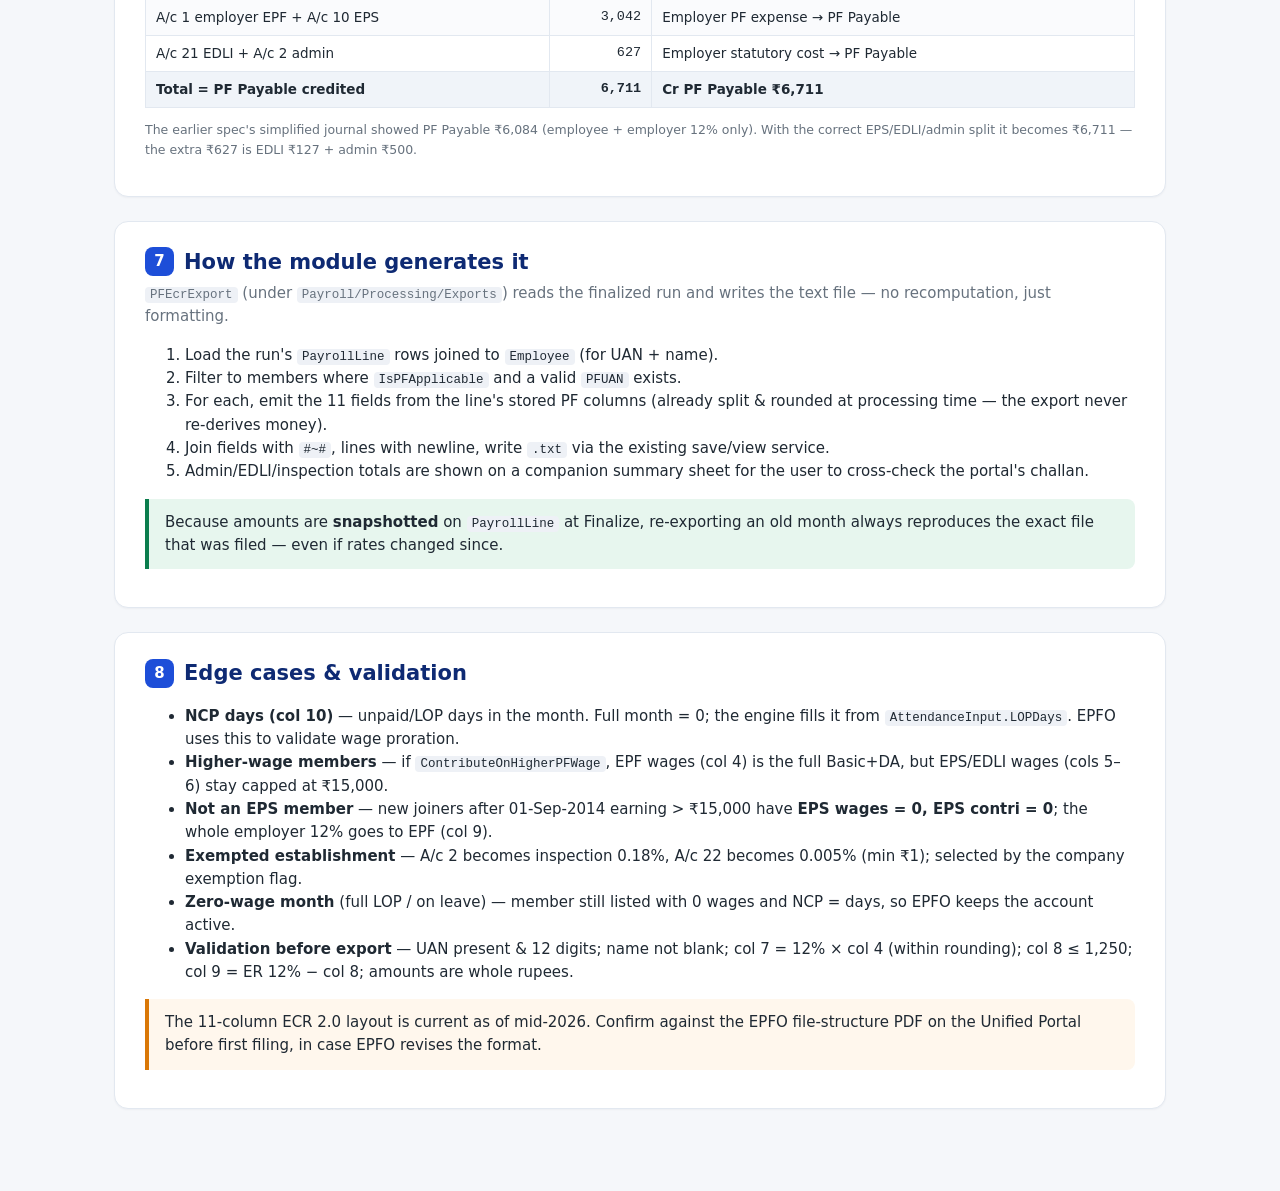
<file: docs/PayrollModule.PFEcr.html>
<!DOCTYPE html>
<html lang="en">
<head>
<meta charset="UTF-8">
<meta name="viewport" content="width=device-width, initial-scale=1.0">
<title>PF ECR Report — Format &amp; Worked Example (Vectus Payroll)</title>
<style>
  :root{
    --bg:#f5f7fa; --card:#ffffff; --ink:#1f2933; --muted:#67727e;
    --brand:#1d4ed8; --brand-light:#eaf0fe; --line:#e2e8f0;
    --earn:#0a7d4d; --earn-bg:#e7f6ee; --ded:#b42318;
    --key:#5b21b6; --key-bg:#f1e9fd; --mono:'Cascadia Code','Consolas','SF Mono',monospace;
  }
  *{box-sizing:border-box}
  body{margin:0;font-family:'Segoe UI',system-ui,-apple-system,sans-serif;
       background:var(--bg);color:var(--ink);line-height:1.55;font-size:15px}
  header.hero{background:linear-gradient(135deg,#1d4ed8,#0e2a73);color:#fff;padding:40px 40px 32px}
  header.hero h1{margin:0 0 6px;font-size:28px;letter-spacing:-.4px}
  header.hero p{margin:2px 0;opacity:.9}
  .badges{margin-top:14px}
  .badges span{display:inline-block;background:rgba(255,255,255,.16);border:1px solid rgba(255,255,255,.25);
       padding:4px 11px;border-radius:20px;font-size:12.5px;margin:0 6px 6px 0}
  .wrap{max-width:1100px;margin:0 auto;padding:26px 24px 80px}
  nav.toc{background:var(--card);border:1px solid var(--line);border-radius:12px;padding:16px 22px;margin:22px 0 28px}
  nav.toc h2{margin:0 0 8px;font-size:13px;text-transform:uppercase;letter-spacing:.6px;color:var(--muted)}
  nav.toc a{display:inline-block;margin:3px 16px 3px 0;color:var(--brand);text-decoration:none;font-size:14px}
  nav.toc a:hover{text-decoration:underline}
  section{background:var(--card);border:1px solid var(--line);border-radius:14px;padding:24px 30px;margin:0 0 24px;box-shadow:0 1px 2px rgba(16,24,40,.04)}
  h2.sec{margin:0 0 4px;font-size:21px;color:#0e2a73;display:flex;align-items:center;gap:10px}
  h2.sec .num{background:var(--brand);color:#fff;width:29px;height:29px;border-radius:8px;display:inline-flex;align-items:center;justify-content:center;font-size:15px;flex:none}
  p.lead{color:var(--muted);margin:2px 0 14px}
  table{border-collapse:collapse;width:100%;margin:12px 0 8px;font-size:13.5px}
  th,td{border:1px solid var(--line);padding:7px 10px;text-align:left;vertical-align:top}
  thead th{background:#f0f4f9;color:#15324f;font-weight:600}
  tbody tr:nth-child(even){background:#fafbfd}
  code{font-family:var(--mono);background:#eef1f6;padding:1px 5px;border-radius:4px;font-size:12.5px}
  .num-col{text-align:right;font-family:var(--mono)}
  .pill{display:inline-block;padding:1px 8px;border-radius:20px;font-size:11.5px;font-weight:600}
  .pk{background:var(--key-bg);color:var(--key)}
  .callout{border-left:4px solid var(--brand);background:var(--brand-light);padding:12px 16px;border-radius:0 8px 8px 0;margin:14px 0}
  .callout.warn{border-color:#d97706;background:#fff7ed}
  .callout.ok{border-color:var(--earn);background:var(--earn-bg)}
  .scroll{overflow-x:auto}
  .flow{display:flex;flex-wrap:wrap;align-items:center;gap:8px;margin:14px 0}
  .flow .step{background:var(--brand-light);border:1px solid #cdd9f5;color:#1d3a8a;padding:8px 13px;border-radius:9px;font-size:13px;font-weight:600}
  .flow .arrow{color:var(--muted);font-weight:700}
  .filebox{background:#0e1726;color:#e6edf7;border-radius:10px;padding:16px 18px;margin:12px 0;overflow-x:auto}
  .filebox pre{margin:0;font-family:var(--mono);font-size:13px;line-height:1.7;white-space:pre}
  .filebox .d{color:#f0883e;font-weight:700}
  .filebox .v{color:#7ee787}
  .filebox .u{color:#79c0ff}
  caption{caption-side:top;text-align:left;font-weight:600;color:#15324f;padding:6px 0;font-size:14px}
  .total-row td{font-weight:700;background:#f0f4f9 !important}
  .grand td{font-weight:700;background:#0e2a73 !important;color:#fff}
  .small{font-size:12.5px;color:var(--muted)}
  @media(max-width:760px){header.hero{padding:28px 20px}}
</style>
</head>
<body>
<header class="hero">
  <h1>PF ECR Report — Format &amp; Worked Example</h1>
  <p>Electronic Challan-cum-Return (ECR 2.0) generated by the Vectus Payroll module</p>
  <p class="small" style="opacity:.8">Companion to <code>PayrollModule.Plan.md</code> &amp; <code>PayrollModule.Spec.html</code></p>
  <div class="badges">
    <span>11-column · #~# delimited · .txt</span>
    <span>UAN-based (ECR 2.0)</span>
    <span>Built from PayrollLine</span>
    <span>A/c 1 · 2 · 10 · 21 · 22</span>
  </div>
</header>

<div class="wrap">
  <nav class="toc">
    <h2>Contents</h2>
    <a href="#what">1 · What the ECR is</a>
    <a href="#format">2 · The 11-column format</a>
    <a href="#calc">3 · Per-member values</a>
    <a href="#file">4 · The actual .txt file</a>
    <a href="#challan">5 · A/c-wise challan</a>
    <a href="#recon">6 · Ties to the journal</a>
    <a href="#gen">7 · How we generate it</a>
    <a href="#edge">8 · Edge cases &amp; validation</a>
  </nav>

  <!-- 1 -->
  <section id="what">
    <h2 class="sec"><span class="num">1</span>What the ECR is</h2>
    <p class="lead">The <strong>Electronic Challan-cum-Return</strong> is the single monthly PF filing. One text file, uploaded to the EPFO Unified Employer Portal, that both <em>returns</em> each member's wages/contributions and <em>generates the challan</em> to pay.</p>
    <div class="flow">
      <span class="step">Finalize payroll run</span><span class="arrow">→</span>
      <span class="step">Generate ECR .txt</span><span class="arrow">→</span>
      <span class="step">Upload to Unified Portal</span><span class="arrow">→</span>
      <span class="step">Portal returns TRRN + challan</span><span class="arrow">→</span>
      <span class="step">Pay online by 15th</span>
    </div>
    <table>
      <tbody>
        <tr><td style="width:160px"><strong>Frequency</strong></td><td>Monthly — due by the <strong>15th</strong> of the following month.</td></tr>
        <tr><td><strong>File type</strong></td><td>Plain text, extension <code>.txt</code>, UTF-8.</td></tr>
        <tr><td><strong>Delimiter</strong></td><td><code>#~#</code> (hash-tilde-hash) between fields.</td></tr>
        <tr><td><strong>Rows</strong></td><td>One line per member (employee). <strong>No header or trailer line</strong> in ECR 2.0.</td></tr>
        <tr><td><strong>Columns</strong></td><td>Exactly <strong>11</strong>, in the fixed order shown below.</td></tr>
        <tr><td><strong>Amounts</strong></td><td>Whole rupees only — no decimals, no commas, no currency symbol.</td></tr>
      </tbody>
    </table>
  </section>

  <!-- 2 -->
  <section id="format">
    <h2 class="sec"><span class="num">2</span>The 11-column format</h2>
    <p class="lead">Each line is these 11 fields joined by <code>#~#</code>. The right column shows where the value comes from in our <code>PayrollLine</code>.</p>
    <div class="scroll">
    <table>
      <thead><tr><th>#</th><th>Field</th><th>Meaning</th><th>Source in Vectus</th></tr></thead>
      <tbody>
        <tr><td>1</td><td><code>UAN</code> <span class="pill pk">key</span></td><td>12-digit Universal Account Number</td><td><code>Employee.PFUAN</code></td></tr>
        <tr><td>2</td><td><code>Member Name</code></td><td>Name as per EPFO records</td><td><code>Employee.Name</code></td></tr>
        <tr><td>3</td><td><code>Gross Wages</code></td><td>Total monthly gross paid</td><td><code>PayrollLine.GrossEarnings</code></td></tr>
        <tr><td>4</td><td><code>EPF Wages</code></td><td>Wage on which PF is figured (capped ₹15,000 unless higher-wage opt-in)</td><td><code>PayrollLine.PFWage</code></td></tr>
        <tr><td>5</td><td><code>EPS Wages</code></td><td>Pension wage = min(PF wage, ₹15,000); 0 if not an EPS member</td><td>derived from PF wage</td></tr>
        <tr><td>6</td><td><code>EDLI Wages</code></td><td>Insurance wage = min(PF wage, ₹15,000)</td><td>derived from PF wage</td></tr>
        <tr><td>7</td><td><code>EPF Contri (EE)</code></td><td>Employee share = 12% × EPF wages</td><td><code>PayrollLine.PFEmployee</code></td></tr>
        <tr><td>8</td><td><code>EPS Contri</code></td><td>8.33% × EPS wages (cap ₹1,250)</td><td><code>PayrollLine.PFEmployerEPS</code></td></tr>
        <tr><td>9</td><td><code>EPF-EPS Diff (ER)</code></td><td>Employer EPF share = (12% × EPF wages) − EPS</td><td><code>PayrollLine.PFEmployerEPF</code></td></tr>
        <tr><td>10</td><td><code>NCP Days</code></td><td>Non-Contributory Period — unpaid/LOP days (0 if full month)</td><td><code>AttendanceInput.LOPDays</code></td></tr>
        <tr><td>11</td><td><code>Refund of Advances</code></td><td>PF advance refund, if any (usually 0)</td><td>0 (Phase 3+)</td></tr>
      </tbody>
    </table>
    </div>
    <div class="callout">Columns 8 &amp; 9 are exactly the EPS/EPF split from the plan: the employer's 12% is divided into EPS (capped at ₹1,250) and the EPF remainder — so a wage above ₹15,000 correctly routes the excess into EPF.</div>
  </section>

  <!-- 3 -->
  <section id="calc">
    <h2 class="sec"><span class="num">3</span>Per-member values (same two employees)</h2>
    <p class="lead">Using the April-2026 run from the main spec — Ramesh (PF wage capped at ₹15,000) and Sunita (PF wage = Basic+DA = ₹10,350).</p>
    <div class="scroll">
    <table>
      <thead><tr><th>Col</th><th>Field</th><th>Ramesh (UAN 100200300400)</th><th>Sunita (UAN 100200300555)</th></tr></thead>
      <tbody>
        <tr><td>3</td><td>Gross Wages</td><td class="num-col">32,600</td><td class="num-col">13,950</td></tr>
        <tr><td>4</td><td>EPF Wages</td><td class="num-col">15,000 <span class="small">(capped)</span></td><td class="num-col">10,350</td></tr>
        <tr><td>5</td><td>EPS Wages</td><td class="num-col">15,000</td><td class="num-col">10,350</td></tr>
        <tr><td>6</td><td>EDLI Wages</td><td class="num-col">15,000</td><td class="num-col">10,350</td></tr>
        <tr><td>7</td><td>EPF Contri (EE) 12%</td><td class="num-col">1,800</td><td class="num-col">1,242</td></tr>
        <tr><td>8</td><td>EPS Contri 8.33% (cap 1,250)</td><td class="num-col">1,250</td><td class="num-col">862</td></tr>
        <tr><td>9</td><td>EPF-EPS Diff (ER) = 1,800/1,242 − EPS</td><td class="num-col">550</td><td class="num-col">380</td></tr>
        <tr><td>10</td><td>NCP Days</td><td class="num-col">0</td><td class="num-col">0</td></tr>
        <tr><td>11</td><td>Refund of Advances</td><td class="num-col">0</td><td class="num-col">0</td></tr>
      </tbody>
    </table>
    </div>
    <p class="small">EPS for Ramesh: 8.33% × 15,000 = 1,249.50 → rounded to <strong>1,250</strong> (= the statutory cap). For Sunita: 8.33% × 10,350 = 862.155 → <strong>862</strong>.</p>
  </section>

  <!-- 4 -->
  <section id="file">
    <h2 class="sec"><span class="num">4</span>The actual <code>.txt</code> file</h2>
    <p class="lead">Those rows, serialized to the real ECR format — fields joined by <span style="color:#b9531f"><code>#~#</code></span>, whole rupees, no header:</p>
    <div class="filebox"><pre><span class="u">100200300400</span><span class="d">#~#</span>RAMESH KUMAR<span class="d">#~#</span><span class="v">32600</span><span class="d">#~#</span><span class="v">15000</span><span class="d">#~#</span><span class="v">15000</span><span class="d">#~#</span><span class="v">15000</span><span class="d">#~#</span><span class="v">1800</span><span class="d">#~#</span><span class="v">1250</span><span class="d">#~#</span><span class="v">550</span><span class="d">#~#</span><span class="v">0</span><span class="d">#~#</span><span class="v">0</span>
<span class="u">100200300555</span><span class="d">#~#</span>SUNITA DAS<span class="d">#~#</span><span class="v">13950</span><span class="d">#~#</span><span class="v">10350</span><span class="d">#~#</span><span class="v">10350</span><span class="d">#~#</span><span class="v">10350</span><span class="d">#~#</span><span class="v">1242</span><span class="d">#~#</span><span class="v">862</span><span class="d">#~#</span><span class="v">380</span><span class="d">#~#</span><span class="v">0</span><span class="d">#~#</span><span class="v">0</span></pre></div>
    <p class="small">Field order per line: UAN · Name · Gross · EPF wage · EPS wage · EDLI wage · EPF(EE) · EPS · EPF-EPS diff · NCP days · Refund.</p>
  </section>

  <!-- 5 -->
  <section id="challan">
    <h2 class="sec"><span class="num">5</span>The A/c-wise challan the portal derives</h2>
    <p class="lead">From the uploaded ECR plus the establishment's configured rates, the portal computes the five EPFO accounts. Admin/EDLI/inspection are <em>not</em> in the file — they're computed here.</p>
    <div class="scroll">
    <table>
      <thead><tr><th>A/c</th><th>Head</th><th>Rate / rule</th><th>Ramesh</th><th>Sunita</th><th>Total ₹</th></tr></thead>
      <tbody>
        <tr><td>A/c 1</td><td>EPF (EE 12% + ER EPF diff)</td><td>col 7 + col 9</td><td class="num-col">2,350</td><td class="num-col">1,622</td><td class="num-col">3,972</td></tr>
        <tr><td>A/c 10</td><td>EPS (pension)</td><td>col 8 (8.33%, cap 1,250)</td><td class="num-col">1,250</td><td class="num-col">862</td><td class="num-col">2,112</td></tr>
        <tr><td>A/c 21</td><td>EDLI</td><td>0.5% × EDLI wages</td><td class="num-col">75</td><td class="num-col">52</td><td class="num-col">127</td></tr>
        <tr><td>A/c 2</td><td>PF admin charges</td><td>0.5% × EPF wages, <strong>min ₹500</strong></td><td class="num-col" colspan="2" style="text-align:center">127 → floored</td><td class="num-col">500</td></tr>
        <tr><td>A/c 22</td><td>EDLI admin / inspection</td><td>0.00% (un-exempted)</td><td class="num-col" colspan="2" style="text-align:center">—</td><td class="num-col">0</td></tr>
        <tr class="grand"><td colspan="5">Total challan payable</td><td class="num-col">6,711</td></tr>
      </tbody>
    </table>
    </div>
    <div class="callout warn"><strong>Watch the A/c 2 minimum.</strong> Computed admin = 0.5% × (15,000 + 10,350) = ₹127, but the statutory floor is ₹500, so A/c 2 = <strong>₹500</strong>. The module applies this <code>MinAmount</code> at the establishment level, not per employee.</div>
  </section>

  <!-- 6 -->
  <section id="recon">
    <h2 class="sec"><span class="num">6</span>It ties back to the salary journal</h2>
    <p class="lead">The ECR challan total is exactly what the payroll journal parks as PF liability — same numbers, one source.</p>
    <table>
      <thead><tr><th>From the ECR challan</th><th class="num-col">₹</th><th>In the salary journal (Finalize)</th></tr></thead>
      <tbody>
        <tr><td>A/c 1 employee share (col 7)</td><td class="num-col">3,042</td><td>part of PF Payable (deducted from staff)</td></tr>
        <tr><td>A/c 1 employer EPF + A/c 10 EPS</td><td class="num-col">3,042</td><td>Employer PF expense → PF Payable</td></tr>
        <tr><td>A/c 21 EDLI + A/c 2 admin</td><td class="num-col">627</td><td>Employer statutory cost → PF Payable</td></tr>
        <tr class="total-row"><td>Total = PF Payable credited</td><td class="num-col">6,711</td><td>Cr PF Payable ₹6,711</td></tr>
      </tbody>
    </table>
    <p class="small">The earlier spec's simplified journal showed PF Payable ₹6,084 (employee + employer 12% only). With the correct EPS/EDLI/admin split it becomes ₹6,711 — the extra ₹627 is EDLI ₹127 + admin ₹500.</p>
  </section>

  <!-- 7 -->
  <section id="gen">
    <h2 class="sec"><span class="num">7</span>How the module generates it</h2>
    <p class="lead"><code>PFEcrExport</code> (under <code>Payroll/Processing/Exports</code>) reads the finalized run and writes the text file — no recomputation, just formatting.</p>
    <ol>
      <li>Load the run's <code>PayrollLine</code> rows joined to <code>Employee</code> (for UAN + name).</li>
      <li>Filter to members where <code>IsPFApplicable</code> and a valid <code>PFUAN</code> exists.</li>
      <li>For each, emit the 11 fields from the line's stored PF columns (already split &amp; rounded at processing time — the export never re-derives money).</li>
      <li>Join fields with <code>#~#</code>, lines with newline, write <code>.txt</code> via the existing save/view service.</li>
      <li>Admin/EDLI/inspection totals are shown on a companion summary sheet for the user to cross-check the portal's challan.</li>
    </ol>
    <div class="callout ok">Because amounts are <strong>snapshotted</strong> on <code>PayrollLine</code> at Finalize, re-exporting an old month always reproduces the exact file that was filed — even if rates changed since.</div>
  </section>

  <!-- 8 -->
  <section id="edge">
    <h2 class="sec"><span class="num">8</span>Edge cases &amp; validation</h2>
    <ul>
      <li><strong>NCP days (col 10)</strong> — unpaid/LOP days in the month. Full month = 0; the engine fills it from <code>AttendanceInput.LOPDays</code>. EPFO uses this to validate wage proration.</li>
      <li><strong>Higher-wage members</strong> — if <code>ContributeOnHigherPFWage</code>, EPF wages (col 4) is the full Basic+DA, but EPS/EDLI wages (cols 5–6) stay capped at ₹15,000.</li>
      <li><strong>Not an EPS member</strong> — new joiners after 01-Sep-2014 earning &gt; ₹15,000 have <strong>EPS wages = 0, EPS contri = 0</strong>; the whole employer 12% goes to EPF (col 9).</li>
      <li><strong>Exempted establishment</strong> — A/c 2 becomes inspection 0.18%, A/c 22 becomes 0.005% (min ₹1); selected by the company exemption flag.</li>
      <li><strong>Zero-wage month</strong> (full LOP / on leave) — member still listed with 0 wages and NCP = days, so EPFO keeps the account active.</li>
      <li><strong>Validation before export</strong> — UAN present &amp; 12 digits; name not blank; col 7 = 12% × col 4 (within rounding); col 8 ≤ 1,250; col 9 = ER 12% − col 8; amounts are whole rupees.</li>
    </ul>
    <div class="callout warn">The 11-column ECR 2.0 layout is current as of mid-2026. Confirm against the EPFO file-structure PDF on the Unified Portal before first filing, in case EPFO revises the format.</div>
  </section>

</div>
</body>
</html>
</file>
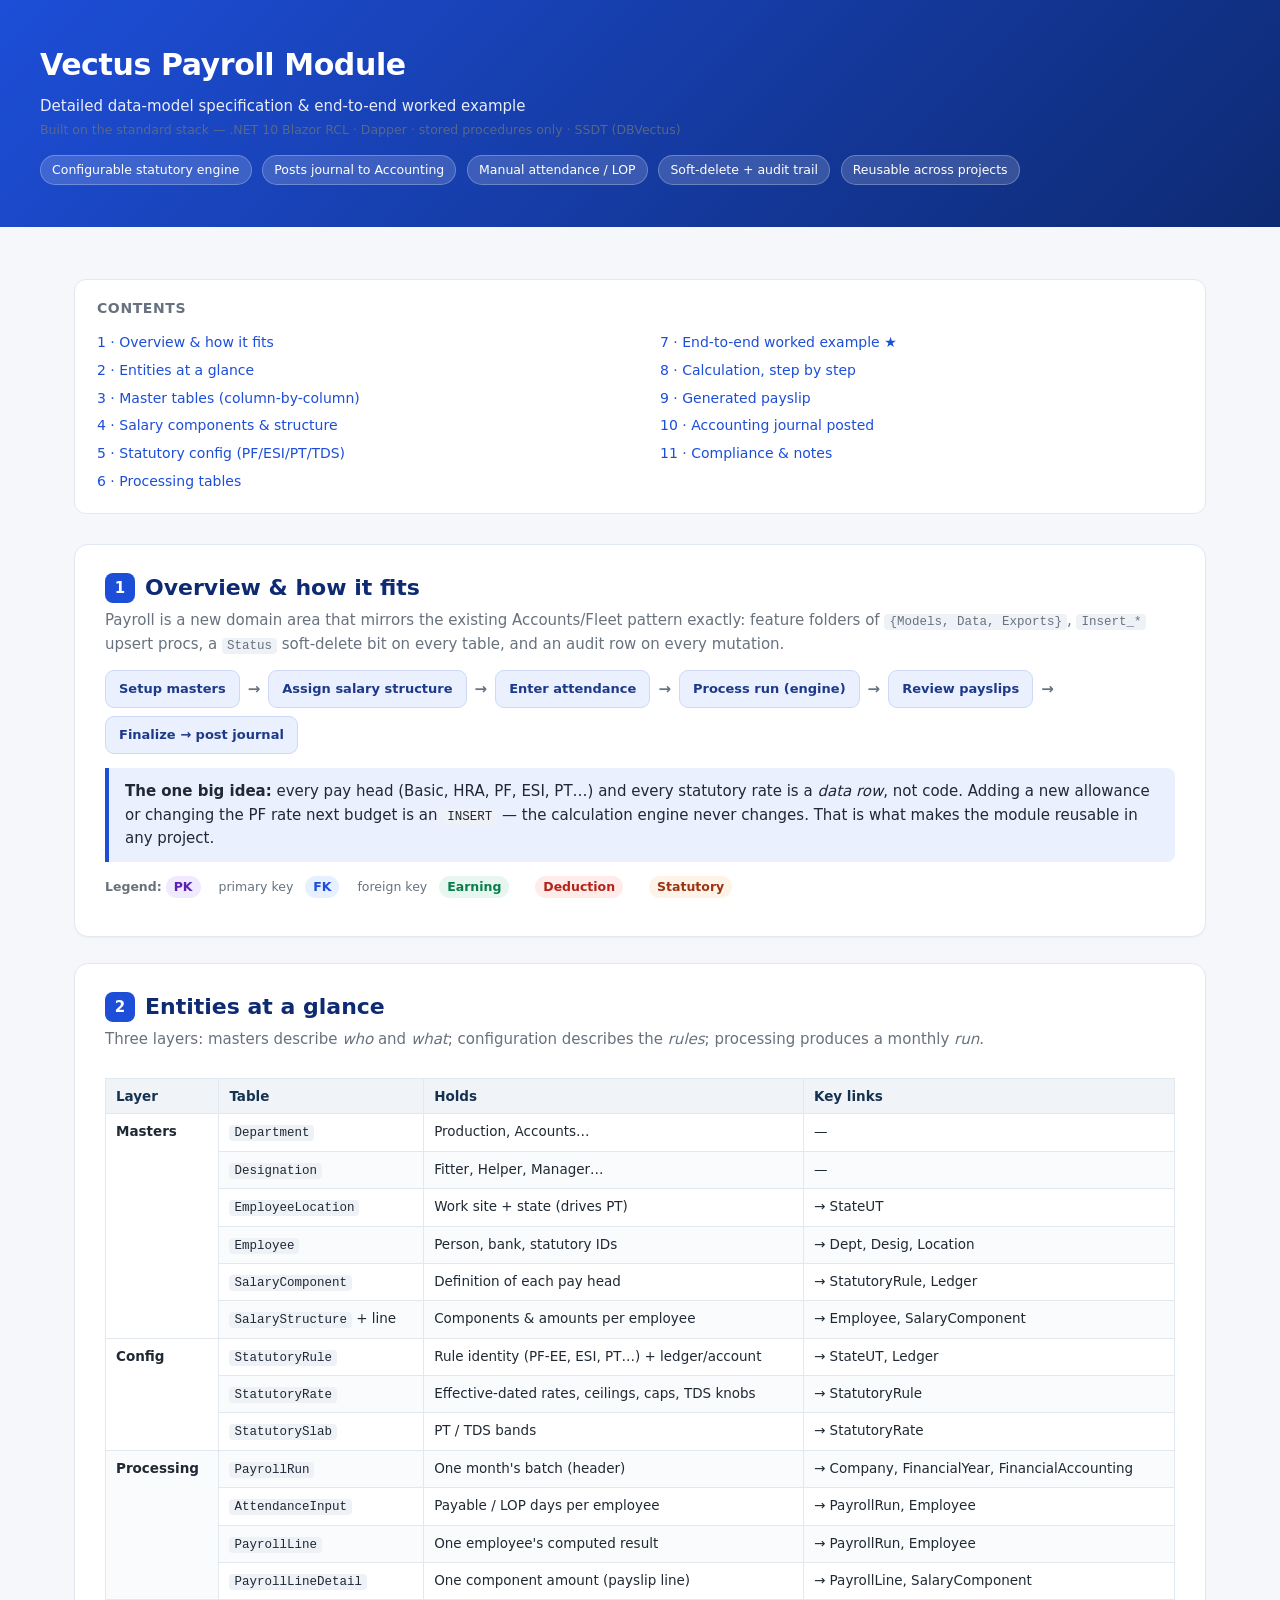
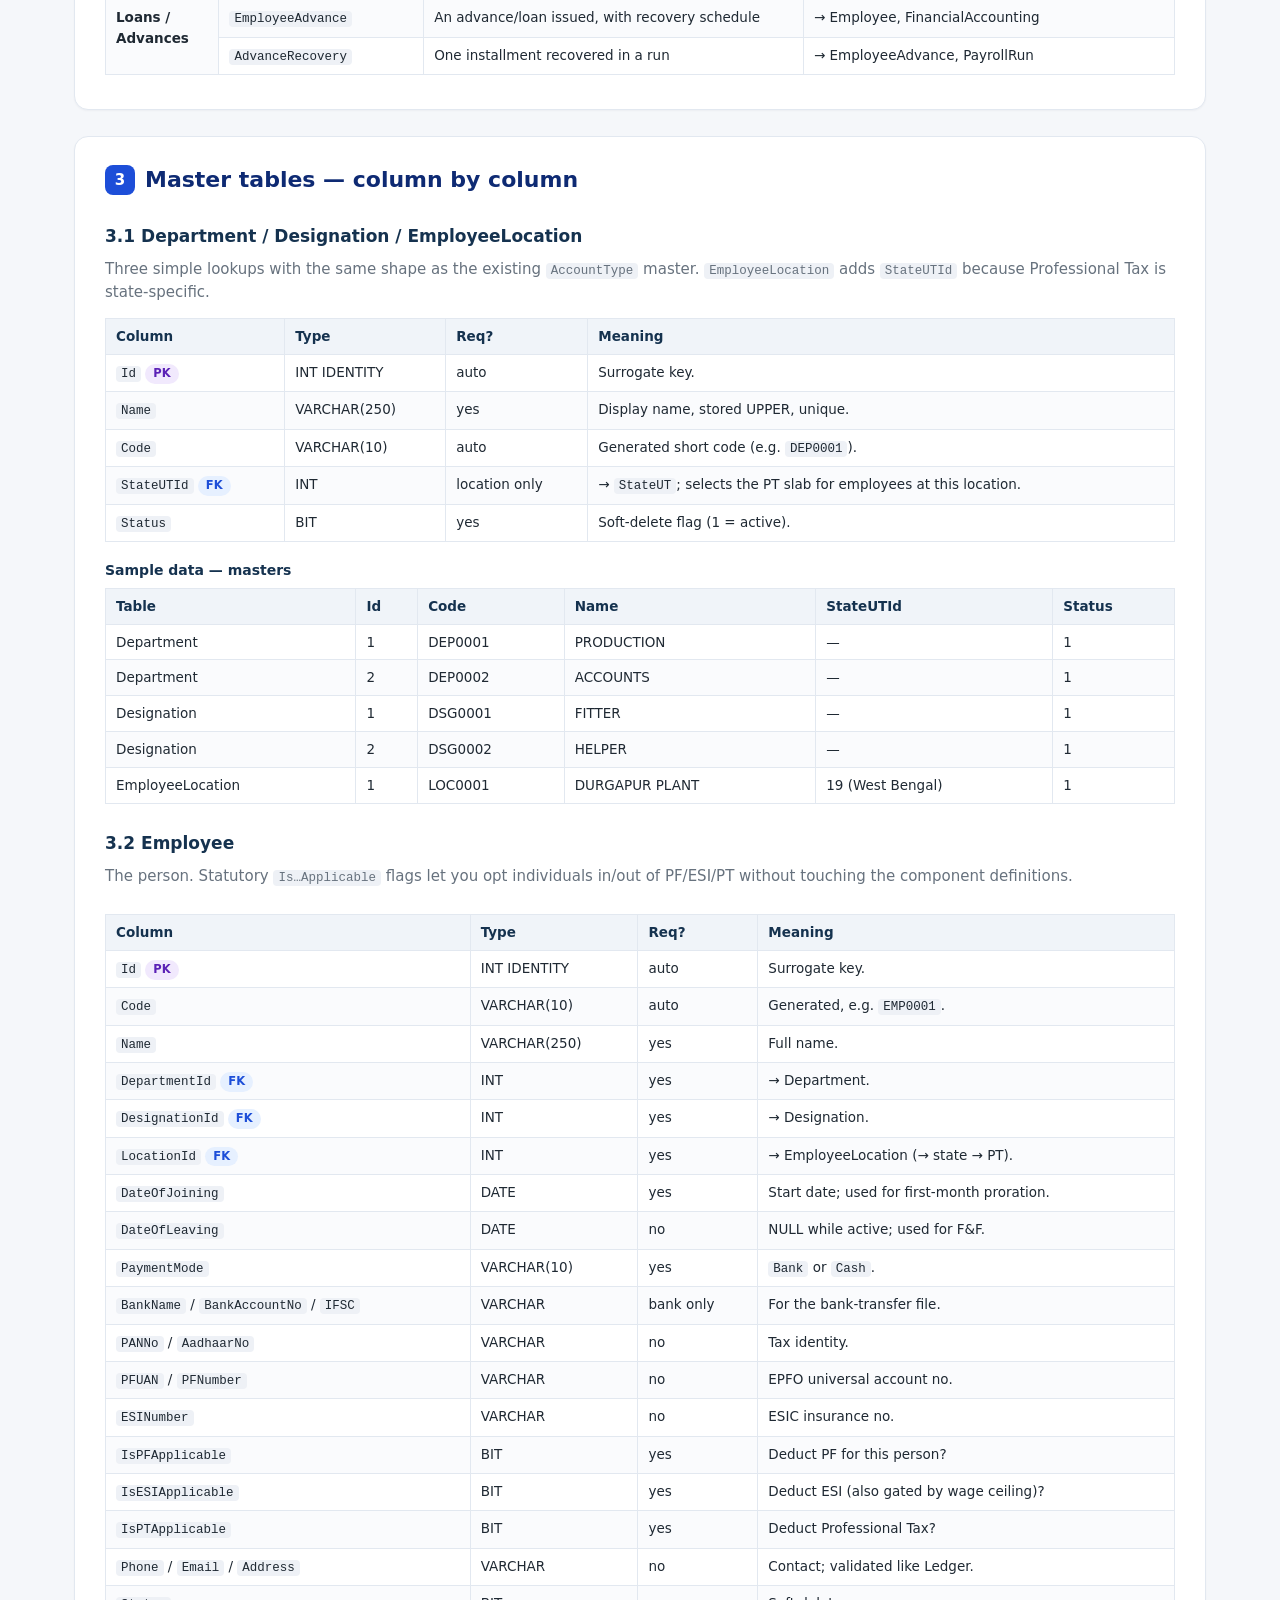
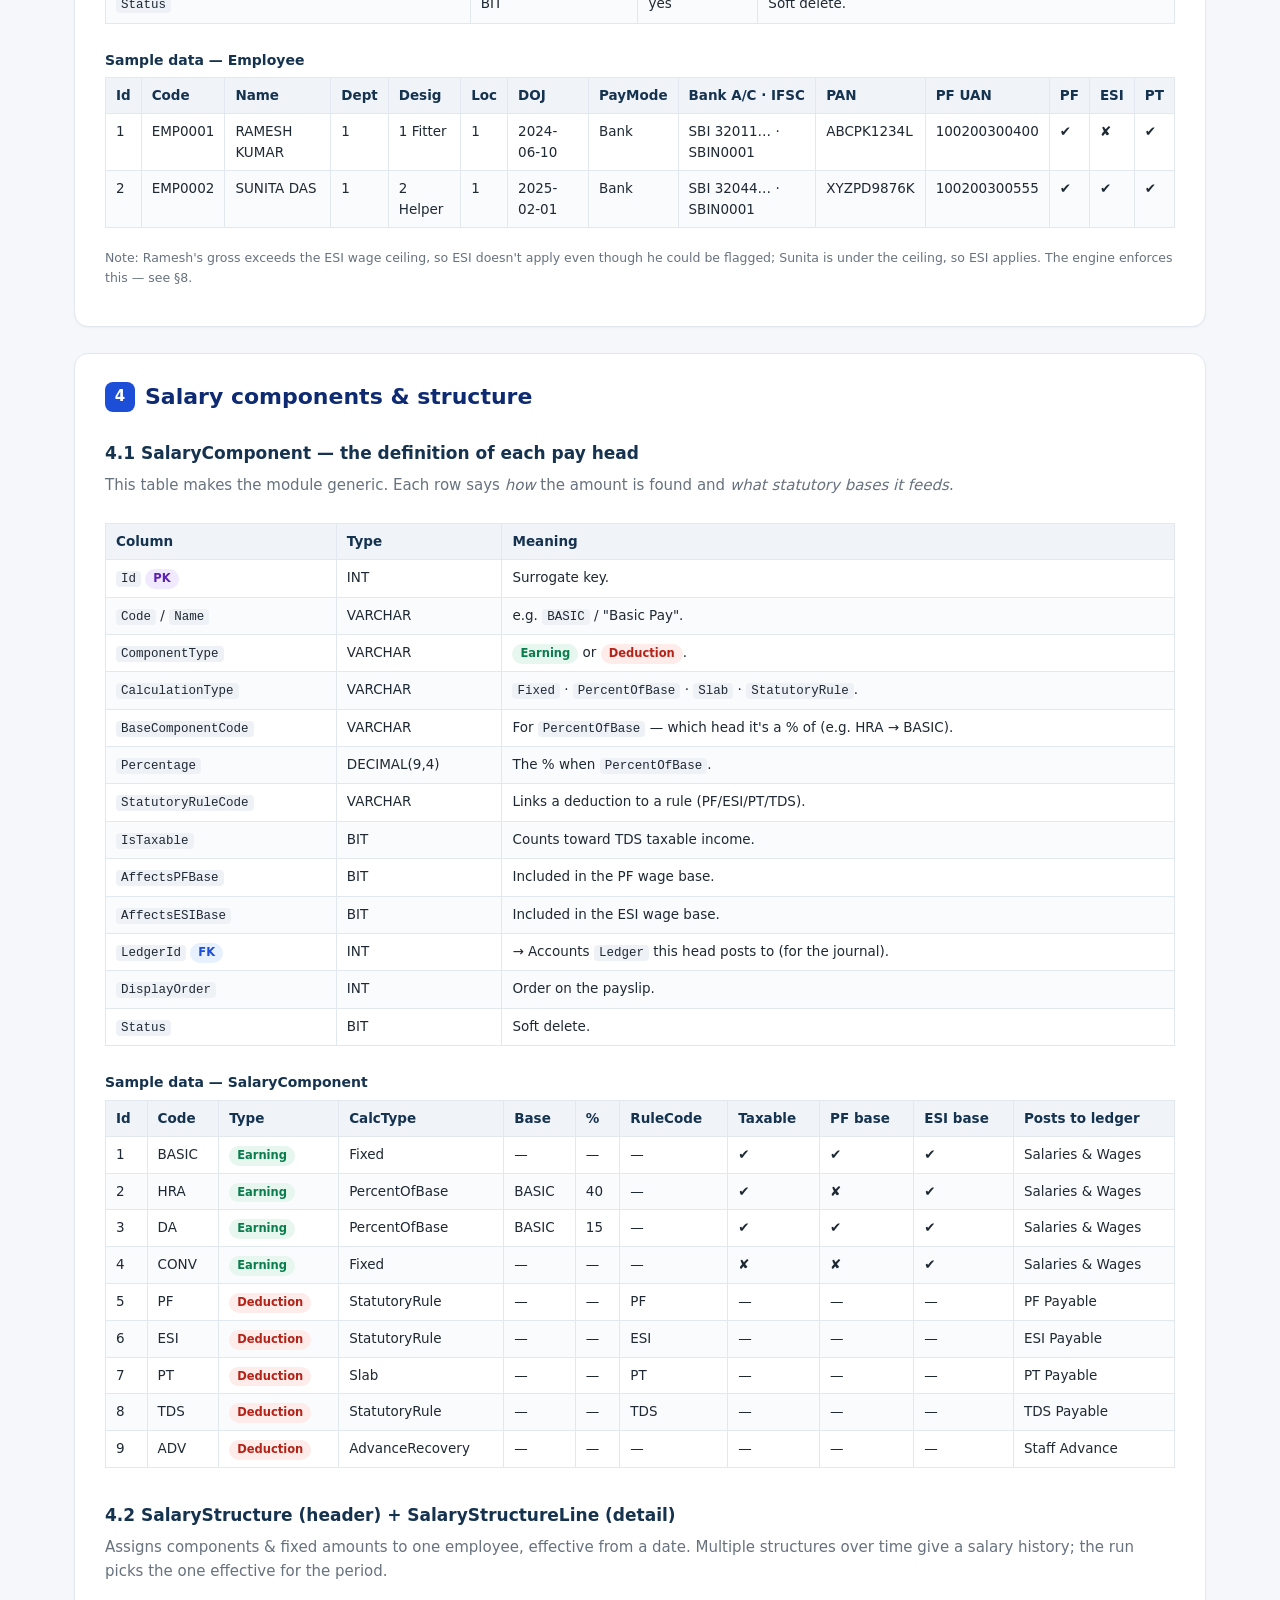
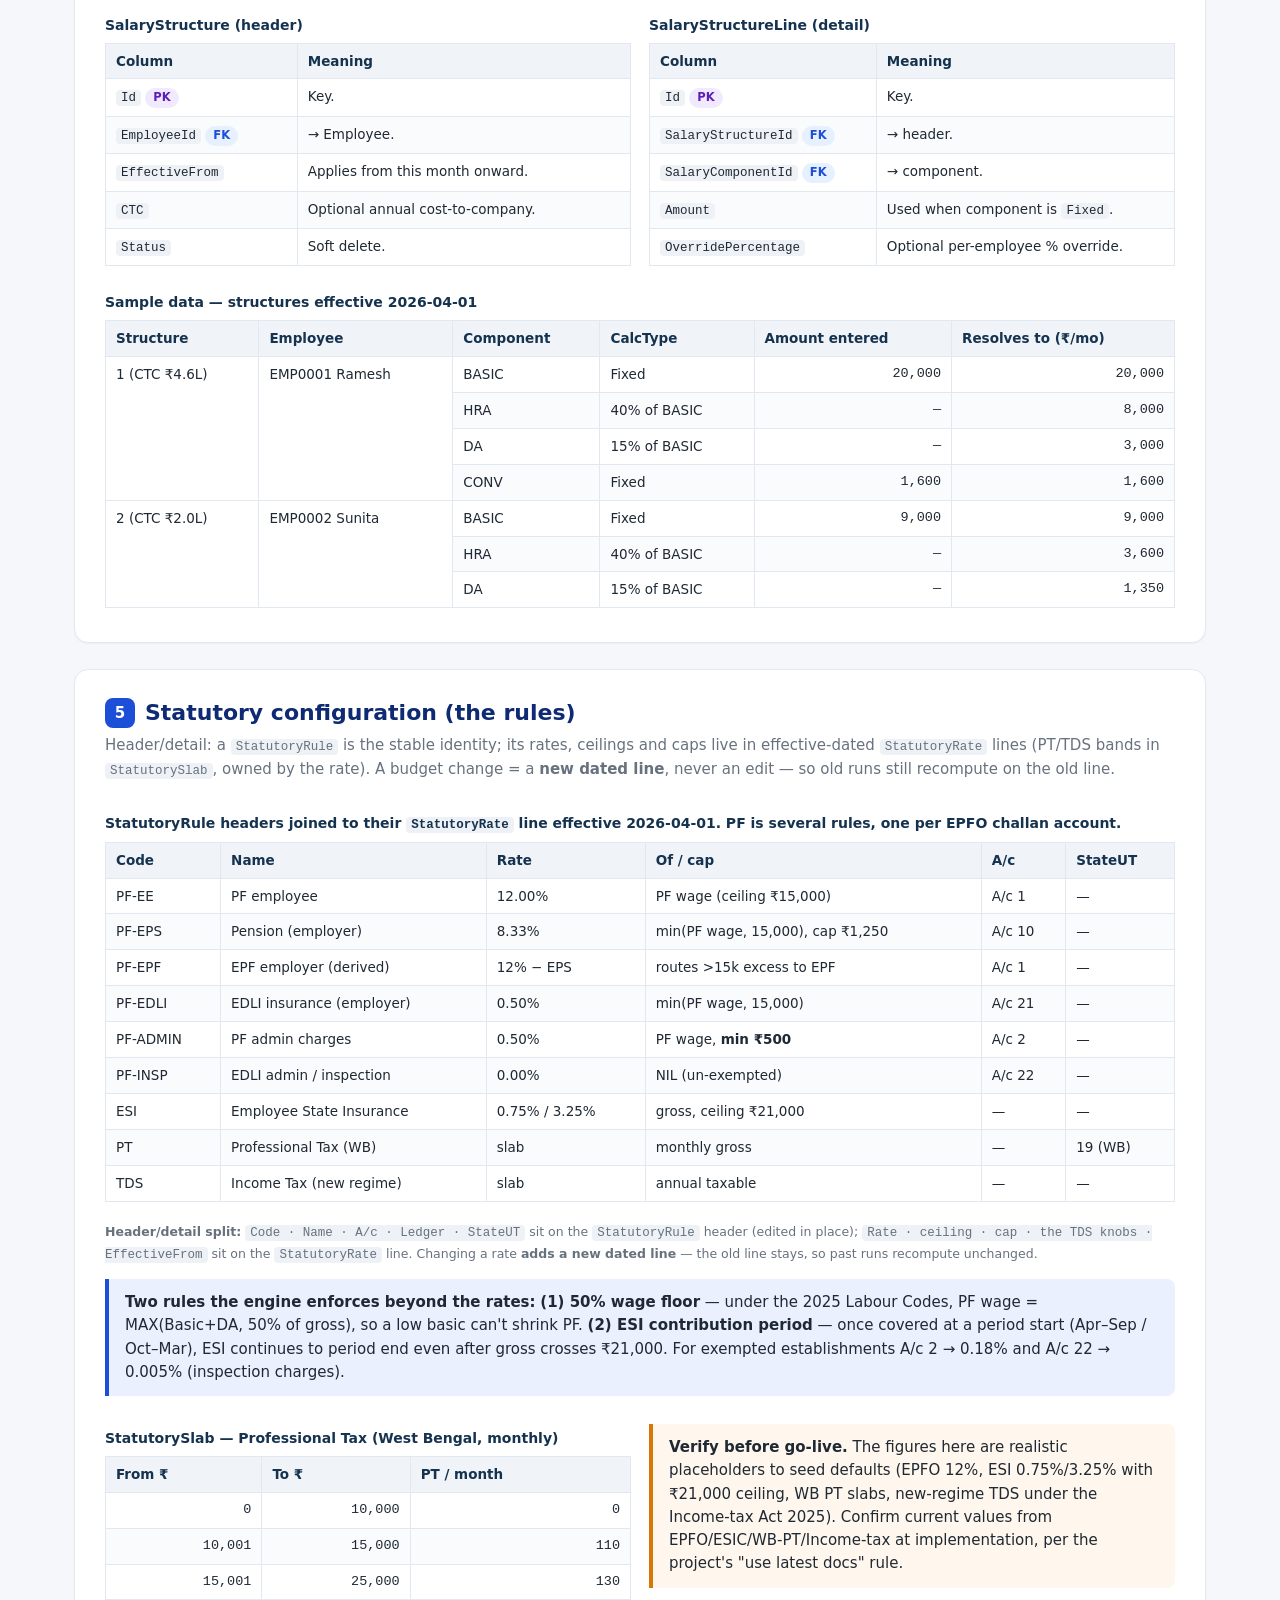
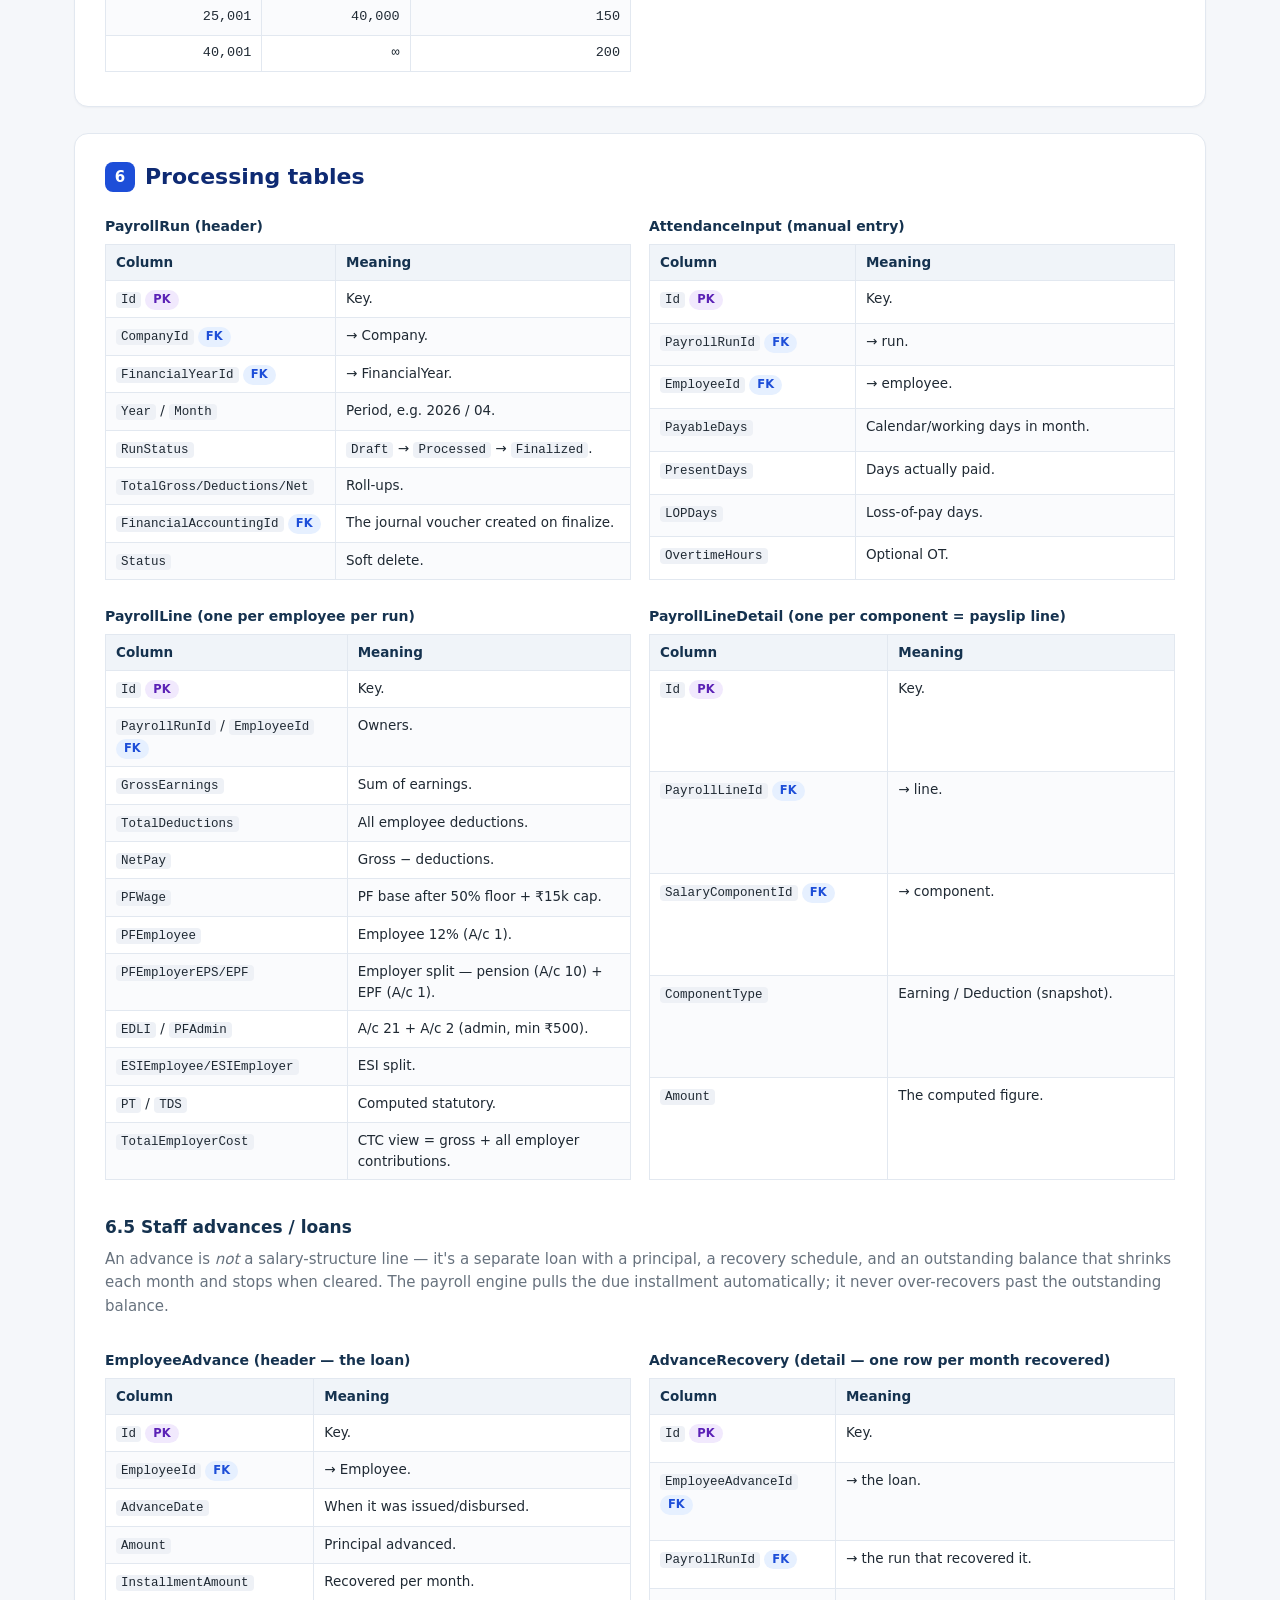
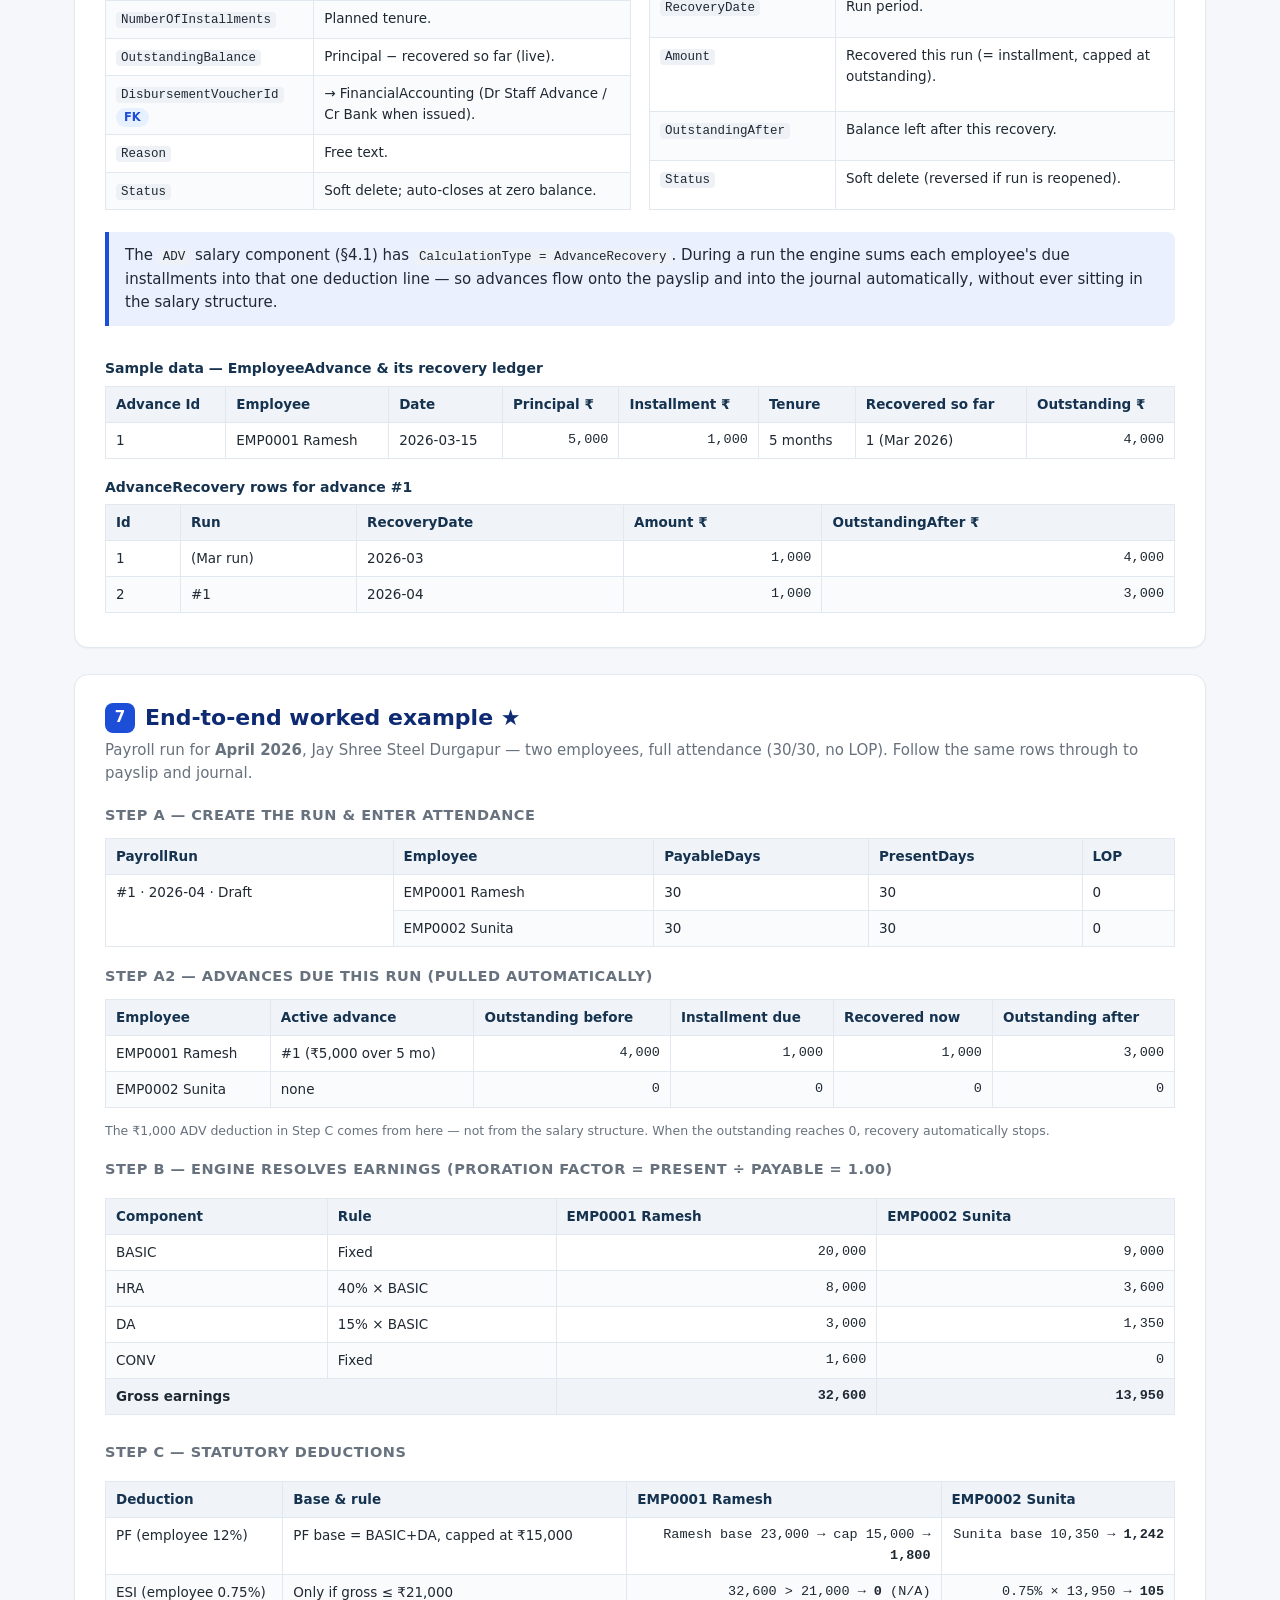
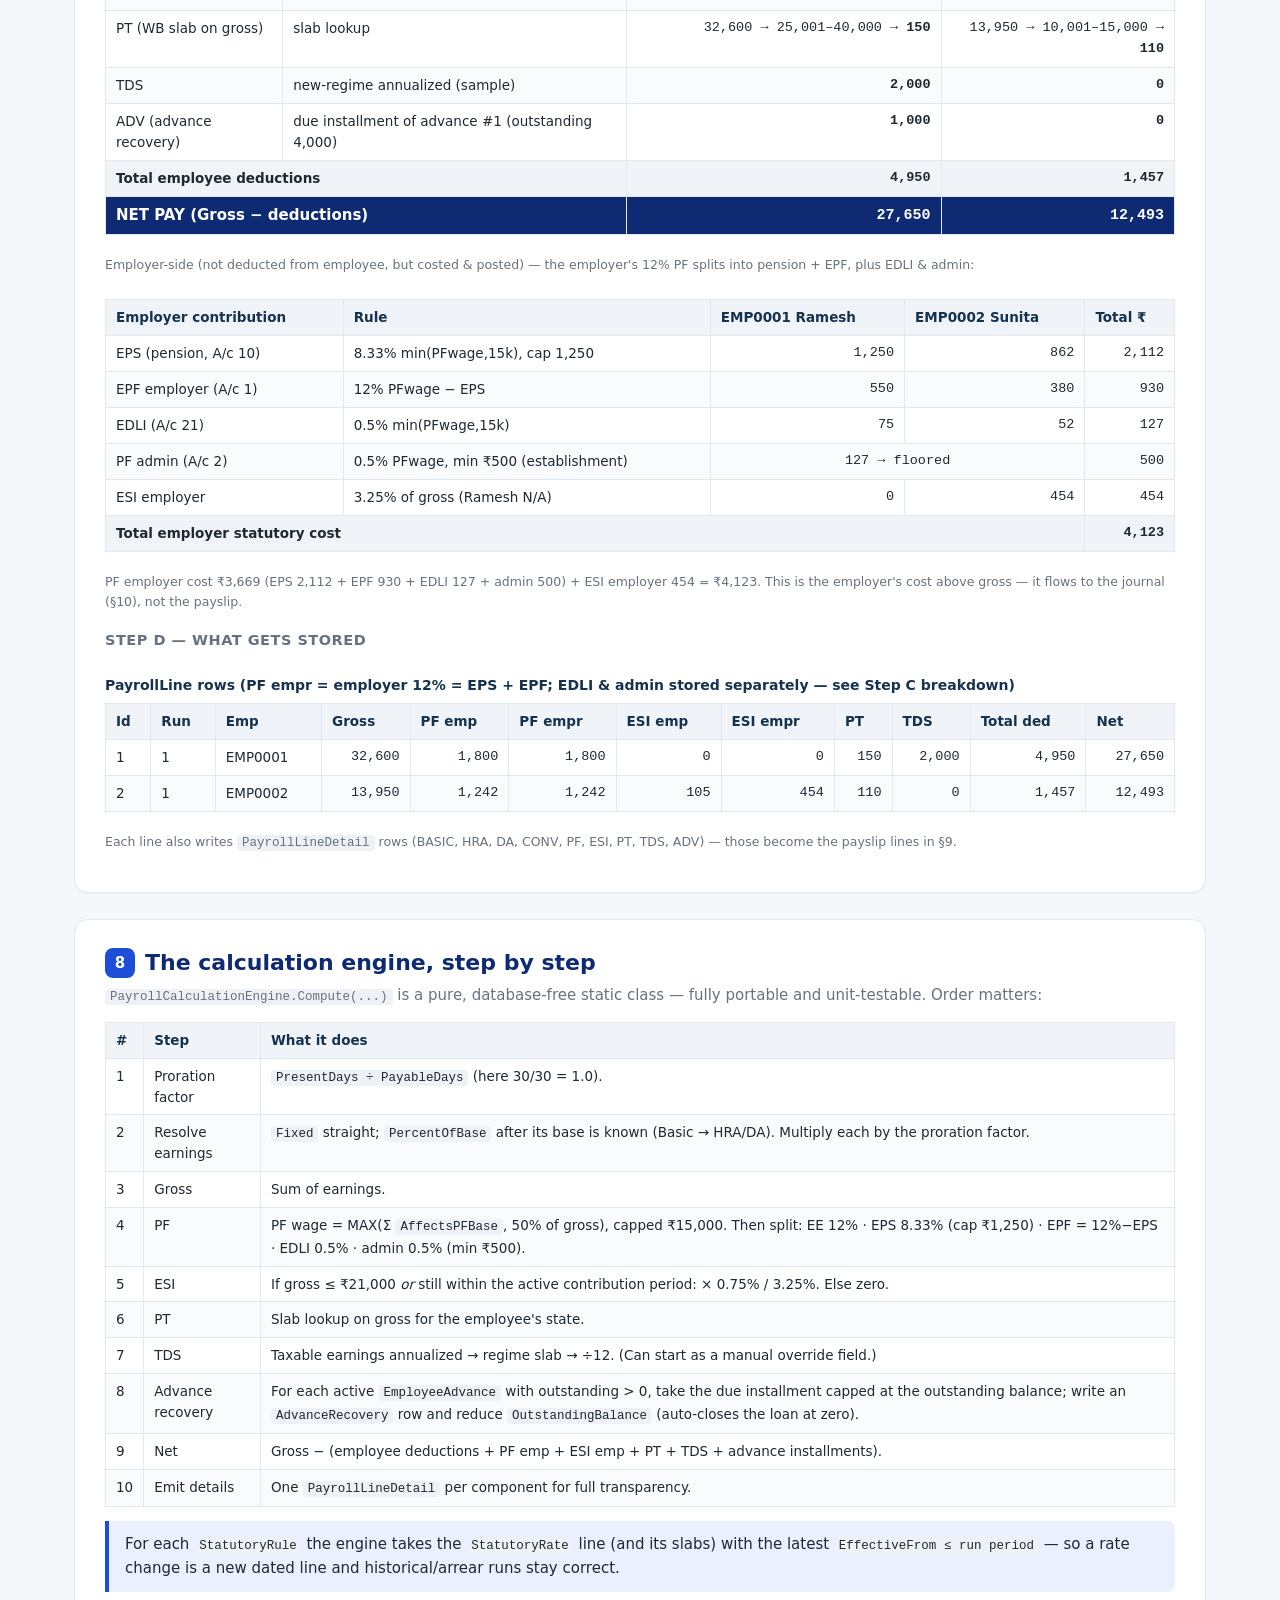
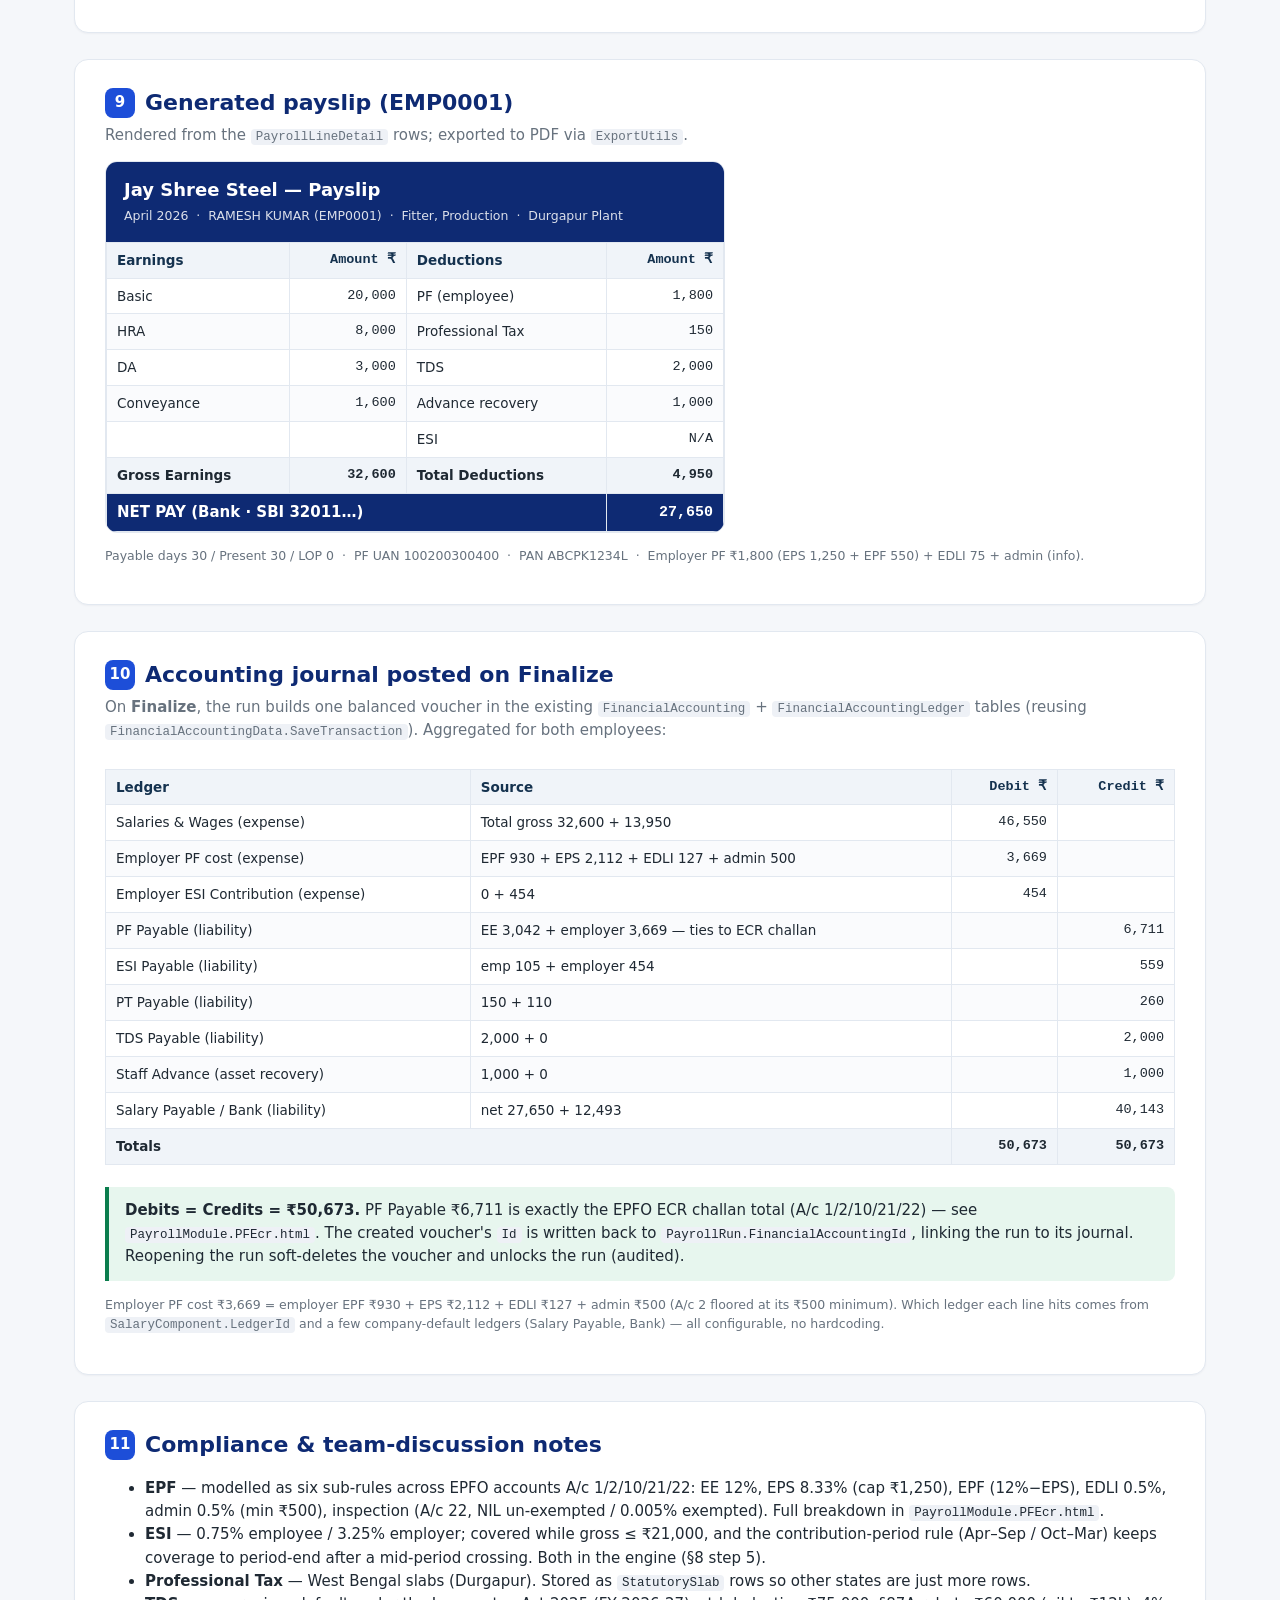
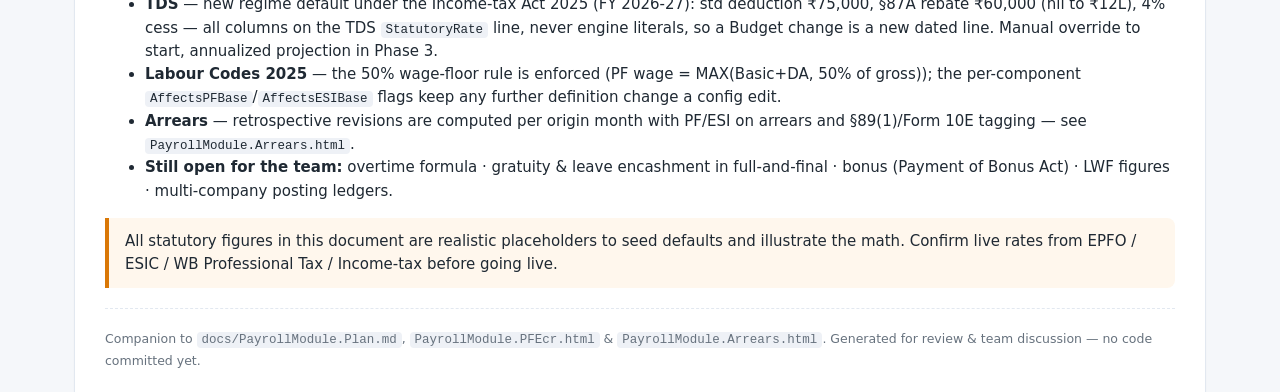
<file: docs/PayrollModule.Spec.html>
<!DOCTYPE html>
<html lang="en">
<head>
<meta charset="UTF-8">
<meta name="viewport" content="width=device-width, initial-scale=1.0">
<title>Vectus Payroll Module — Detailed Specification &amp; Worked Example</title>
<style>
  :root{
    --bg:#f5f7fa; --card:#ffffff; --ink:#1f2933; --muted:#67727e;
    --brand:#1d4ed8; --brand-light:#eaf0fe; --line:#e2e8f0;
    --earn:#0a7d4d; --earn-bg:#e7f6ee; --ded:#b42318; --ded-bg:#fdecea;
    --stat:#9a3412; --stat-bg:#fef3e7; --key:#5b21b6; --key-bg:#f1e9fd;
    --mono:'Cascadia Code','Consolas','SF Mono',monospace;
  }
  *{box-sizing:border-box}
  body{margin:0;font-family:'Segoe UI',system-ui,-apple-system,sans-serif;
       background:var(--bg);color:var(--ink);line-height:1.55;font-size:15px}
  header.hero{background:linear-gradient(135deg,#1d4ed8,#0e2a73);color:#fff;
       padding:42px 40px 36px}
  header.hero h1{margin:0 0 6px;font-size:30px;letter-spacing:-.4px}
  header.hero p{margin:2px 0;opacity:.9}
  .badges{margin-top:16px}
  .badges span{display:inline-block;background:rgba(255,255,255,.16);
       border:1px solid rgba(255,255,255,.25);padding:4px 11px;border-radius:20px;
       font-size:12.5px;margin:0 6px 6px 0}
  .wrap{max-width:1180px;margin:0 auto;padding:28px 24px 80px}
  nav.toc{background:var(--card);border:1px solid var(--line);border-radius:12px;
       padding:18px 22px;margin:24px 0 30px;columns:2;column-gap:40px}
  nav.toc h2{margin:0 0 10px;font-size:14px;text-transform:uppercase;
       letter-spacing:.6px;color:var(--muted);column-span:all}
  nav.toc a{display:block;padding:3px 0;color:var(--brand);text-decoration:none;
       font-size:14px;break-inside:avoid}
  nav.toc a:hover{text-decoration:underline}
  section{background:var(--card);border:1px solid var(--line);border-radius:14px;
       padding:26px 30px;margin:0 0 26px;box-shadow:0 1px 2px rgba(16,24,40,.04)}
  h2.sec{margin:0 0 4px;font-size:22px;color:#0e2a73;display:flex;align-items:center;gap:10px}
  h2.sec .num{background:var(--brand);color:#fff;width:30px;height:30px;border-radius:8px;
       display:inline-flex;align-items:center;justify-content:center;font-size:15px;flex:none}
  h3{margin:26px 0 8px;font-size:17px;color:#15324f}
  h4{margin:18px 0 6px;font-size:14.5px;color:var(--muted);text-transform:uppercase;letter-spacing:.5px}
  p.lead{color:var(--muted);margin:2px 0 14px}
  table{border-collapse:collapse;width:100%;margin:12px 0 8px;font-size:13.5px}
  th,td{border:1px solid var(--line);padding:7px 10px;text-align:left;vertical-align:top}
  thead th{background:#f0f4f9;color:#15324f;font-weight:600;position:sticky}
  tbody tr:nth-child(even){background:#fafbfd}
  code{font-family:var(--mono);background:#eef1f6;padding:1px 5px;border-radius:4px;font-size:12.5px}
  .pill{display:inline-block;padding:1px 8px;border-radius:20px;font-size:11.5px;font-weight:600}
  .pk{background:var(--key-bg);color:var(--key)}
  .fk{background:#e6f0ff;color:#1d4ed8}
  .earn{background:var(--earn-bg);color:var(--earn)}
  .ded{background:var(--ded-bg);color:var(--ded)}
  .stat{background:var(--stat-bg);color:var(--stat)}
  .num-col{text-align:right;font-family:var(--mono)}
  .callout{border-left:4px solid var(--brand);background:var(--brand-light);
       padding:12px 16px;border-radius:0 8px 8px 0;margin:14px 0}
  .callout.warn{border-color:#d97706;background:#fff7ed}
  .callout.ok{border-color:var(--earn);background:var(--earn-bg)}
  .grid2{display:grid;grid-template-columns:1fr 1fr;gap:18px}
  .scroll{overflow-x:auto}
  .flow{display:flex;flex-wrap:wrap;align-items:center;gap:8px;margin:14px 0}
  .flow .step{background:var(--brand-light);border:1px solid #cdd9f5;color:#1d3a8a;
       padding:8px 13px;border-radius:9px;font-size:13px;font-weight:600}
  .flow .arrow{color:var(--muted);font-weight:700}
  .payslip{border:1px solid var(--line);border-radius:12px;overflow:hidden;max-width:620px}
  .payslip .pshead{background:#0e2a73;color:#fff;padding:14px 18px}
  .payslip .pshead h3{margin:0;color:#fff;font-size:18px}
  .payslip .pshead small{opacity:.85}
  .payslip table{margin:0}
  .total-row td{font-weight:700;background:#f0f4f9 !important}
  .net-row td{font-weight:700;background:#0e2a73 !important;color:#fff;font-size:15px}
  caption{caption-side:top;text-align:left;font-weight:600;color:#15324f;padding:6px 0;font-size:14px}
  .legend span{margin-right:14px;font-size:12.5px}
  hr.soft{border:none;border-top:1px dashed var(--line);margin:20px 0}
  .small{font-size:12.5px;color:var(--muted)}
  @media(max-width:760px){nav.toc{columns:1}.grid2{grid-template-columns:1fr}header.hero{padding:30px 22px}}
</style>
</head>
<body>
<header class="hero">
  <h1>Vectus Payroll Module</h1>
  <p>Detailed data-model specification &amp; end-to-end worked example</p>
  <p class="small" style="opacity:.8">Built on the standard stack — .NET 10 Blazor RCL · Dapper · stored procedures only · SSDT (DBVectus)</p>
  <div class="badges">
    <span>Configurable statutory engine</span>
    <span>Posts journal to Accounting</span>
    <span>Manual attendance / LOP</span>
    <span>Soft-delete + audit trail</span>
    <span>Reusable across projects</span>
  </div>
</header>

<div class="wrap">

  <nav class="toc">
    <h2>Contents</h2>
    <a href="#overview">1 · Overview &amp; how it fits</a>
    <a href="#erd">2 · Entities at a glance</a>
    <a href="#masters">3 · Master tables (column-by-column)</a>
    <a href="#components">4 · Salary components &amp; structure</a>
    <a href="#statutory">5 · Statutory config (PF/ESI/PT/TDS)</a>
    <a href="#processing">6 · Processing tables</a>
    <a href="#example">7 · End-to-end worked example ★</a>
    <a href="#engine">8 · Calculation, step by step</a>
    <a href="#payslip">9 · Generated payslip</a>
    <a href="#journal">10 · Accounting journal posted</a>
    <a href="#compliance">11 · Compliance &amp; notes</a>
  </nav>

  <!-- 1 -->
  <section id="overview">
    <h2 class="sec"><span class="num">1</span>Overview &amp; how it fits</h2>
    <p class="lead">Payroll is a new domain area that mirrors the existing Accounts/Fleet pattern exactly: feature folders of <code>{Models, Data, Exports}</code>, <code>Insert_*</code> upsert procs, a <code>Status</code> soft-delete bit on every table, and an audit row on every mutation.</p>
    <div class="flow">
      <span class="step">Setup masters</span><span class="arrow">→</span>
      <span class="step">Assign salary structure</span><span class="arrow">→</span>
      <span class="step">Enter attendance</span><span class="arrow">→</span>
      <span class="step">Process run (engine)</span><span class="arrow">→</span>
      <span class="step">Review payslips</span><span class="arrow">→</span>
      <span class="step">Finalize → post journal</span>
    </div>
    <div class="callout">
      <strong>The one big idea:</strong> every pay head (Basic, HRA, PF, ESI, PT…) and every statutory rate is a <em>data row</em>, not code. Adding a new allowance or changing the PF rate next budget is an <code>INSERT</code> — the calculation engine never changes. That is what makes the module reusable in any project.
    </div>
    <p class="small legend"><strong>Legend:</strong>
      <span class="pill pk">PK</span> primary key &nbsp;
      <span class="pill fk">FK</span> foreign key &nbsp;
      <span class="pill earn">Earning</span> &nbsp;
      <span class="pill ded">Deduction</span> &nbsp;
      <span class="pill stat">Statutory</span>
    </p>
  </section>

  <!-- 2 -->
  <section id="erd">
    <h2 class="sec"><span class="num">2</span>Entities at a glance</h2>
    <p class="lead">Three layers: masters describe <em>who</em> and <em>what</em>; configuration describes the <em>rules</em>; processing produces a monthly <em>run</em>.</p>
    <div class="scroll">
    <table>
      <thead><tr><th>Layer</th><th>Table</th><th>Holds</th><th>Key links</th></tr></thead>
      <tbody>
        <tr><td rowspan="6"><strong>Masters</strong></td><td><code>Department</code></td><td>Production, Accounts…</td><td>—</td></tr>
        <tr><td><code>Designation</code></td><td>Fitter, Helper, Manager…</td><td>—</td></tr>
        <tr><td><code>EmployeeLocation</code></td><td>Work site + state (drives PT)</td><td>→ StateUT</td></tr>
        <tr><td><code>Employee</code></td><td>Person, bank, statutory IDs</td><td>→ Dept, Desig, Location</td></tr>
        <tr><td><code>SalaryComponent</code></td><td>Definition of each pay head</td><td>→ StatutoryRule, Ledger</td></tr>
        <tr><td><code>SalaryStructure</code> + line</td><td>Components &amp; amounts per employee</td><td>→ Employee, SalaryComponent</td></tr>
        <tr><td rowspan="3"><strong>Config</strong></td><td><code>StatutoryRule</code></td><td>Rule identity (PF-EE, ESI, PT…) + ledger/account</td><td>→ StateUT, Ledger</td></tr>
        <tr><td><code>StatutoryRate</code></td><td>Effective-dated rates, ceilings, caps, TDS knobs</td><td>→ StatutoryRule</td></tr>
        <tr><td><code>StatutorySlab</code></td><td>PT / TDS bands</td><td>→ StatutoryRate</td></tr>
        <tr><td rowspan="4"><strong>Processing</strong></td><td><code>PayrollRun</code></td><td>One month's batch (header)</td><td>→ Company, FinancialYear, FinancialAccounting</td></tr>
        <tr><td><code>AttendanceInput</code></td><td>Payable / LOP days per employee</td><td>→ PayrollRun, Employee</td></tr>
        <tr><td><code>PayrollLine</code></td><td>One employee's computed result</td><td>→ PayrollRun, Employee</td></tr>
        <tr><td><code>PayrollLineDetail</code></td><td>One component amount (payslip line)</td><td>→ PayrollLine, SalaryComponent</td></tr>
        <tr><td rowspan="2"><strong>Loans /<br>Advances</strong></td><td><code>EmployeeAdvance</code></td><td>An advance/loan issued, with recovery schedule</td><td>→ Employee, FinancialAccounting</td></tr>
        <tr><td><code>AdvanceRecovery</code></td><td>One installment recovered in a run</td><td>→ EmployeeAdvance, PayrollRun</td></tr>
      </tbody>
    </table>
    </div>
  </section>

  <!-- 3 -->
  <section id="masters">
    <h2 class="sec"><span class="num">3</span>Master tables — column by column</h2>

    <h3>3.1 Department / Designation / EmployeeLocation</h3>
    <p class="lead">Three simple lookups with the same shape as the existing <code>AccountType</code> master. <code>EmployeeLocation</code> adds <code>StateUTId</code> because Professional Tax is state-specific.</p>
    <table>
      <thead><tr><th>Column</th><th>Type</th><th>Req?</th><th>Meaning</th></tr></thead>
      <tbody>
        <tr><td><code>Id</code> <span class="pill pk">PK</span></td><td>INT IDENTITY</td><td>auto</td><td>Surrogate key.</td></tr>
        <tr><td><code>Name</code></td><td>VARCHAR(250)</td><td>yes</td><td>Display name, stored UPPER, unique.</td></tr>
        <tr><td><code>Code</code></td><td>VARCHAR(10)</td><td>auto</td><td>Generated short code (e.g. <code>DEP0001</code>).</td></tr>
        <tr><td><code>StateUTId</code> <span class="pill fk">FK</span></td><td>INT</td><td>location only</td><td>→ <code>StateUT</code>; selects the PT slab for employees at this location.</td></tr>
        <tr><td><code>Status</code></td><td>BIT</td><td>yes</td><td>Soft-delete flag (1 = active).</td></tr>
      </tbody>
    </table>
    <table>
      <caption>Sample data — masters</caption>
      <thead><tr><th>Table</th><th>Id</th><th>Code</th><th>Name</th><th>StateUTId</th><th>Status</th></tr></thead>
      <tbody>
        <tr><td>Department</td><td>1</td><td>DEP0001</td><td>PRODUCTION</td><td>—</td><td>1</td></tr>
        <tr><td>Department</td><td>2</td><td>DEP0002</td><td>ACCOUNTS</td><td>—</td><td>1</td></tr>
        <tr><td>Designation</td><td>1</td><td>DSG0001</td><td>FITTER</td><td>—</td><td>1</td></tr>
        <tr><td>Designation</td><td>2</td><td>DSG0002</td><td>HELPER</td><td>—</td><td>1</td></tr>
        <tr><td>EmployeeLocation</td><td>1</td><td>LOC0001</td><td>DURGAPUR PLANT</td><td>19 (West Bengal)</td><td>1</td></tr>
      </tbody>
    </table>

    <h3>3.2 Employee</h3>
    <p class="lead">The person. Statutory <code>Is…Applicable</code> flags let you opt individuals in/out of PF/ESI/PT without touching the component definitions.</p>
    <div class="scroll">
    <table>
      <thead><tr><th>Column</th><th>Type</th><th>Req?</th><th>Meaning</th></tr></thead>
      <tbody>
        <tr><td><code>Id</code> <span class="pill pk">PK</span></td><td>INT IDENTITY</td><td>auto</td><td>Surrogate key.</td></tr>
        <tr><td><code>Code</code></td><td>VARCHAR(10)</td><td>auto</td><td>Generated, e.g. <code>EMP0001</code>.</td></tr>
        <tr><td><code>Name</code></td><td>VARCHAR(250)</td><td>yes</td><td>Full name.</td></tr>
        <tr><td><code>DepartmentId</code> <span class="pill fk">FK</span></td><td>INT</td><td>yes</td><td>→ Department.</td></tr>
        <tr><td><code>DesignationId</code> <span class="pill fk">FK</span></td><td>INT</td><td>yes</td><td>→ Designation.</td></tr>
        <tr><td><code>LocationId</code> <span class="pill fk">FK</span></td><td>INT</td><td>yes</td><td>→ EmployeeLocation (→ state → PT).</td></tr>
        <tr><td><code>DateOfJoining</code></td><td>DATE</td><td>yes</td><td>Start date; used for first-month proration.</td></tr>
        <tr><td><code>DateOfLeaving</code></td><td>DATE</td><td>no</td><td>NULL while active; used for F&amp;F.</td></tr>
        <tr><td><code>PaymentMode</code></td><td>VARCHAR(10)</td><td>yes</td><td><code>Bank</code> or <code>Cash</code>.</td></tr>
        <tr><td><code>BankName</code> / <code>BankAccountNo</code> / <code>IFSC</code></td><td>VARCHAR</td><td>bank only</td><td>For the bank-transfer file.</td></tr>
        <tr><td><code>PANNo</code> / <code>AadhaarNo</code></td><td>VARCHAR</td><td>no</td><td>Tax identity.</td></tr>
        <tr><td><code>PFUAN</code> / <code>PFNumber</code></td><td>VARCHAR</td><td>no</td><td>EPFO universal account no.</td></tr>
        <tr><td><code>ESINumber</code></td><td>VARCHAR</td><td>no</td><td>ESIC insurance no.</td></tr>
        <tr><td><code>IsPFApplicable</code></td><td>BIT</td><td>yes</td><td>Deduct PF for this person?</td></tr>
        <tr><td><code>IsESIApplicable</code></td><td>BIT</td><td>yes</td><td>Deduct ESI (also gated by wage ceiling)?</td></tr>
        <tr><td><code>IsPTApplicable</code></td><td>BIT</td><td>yes</td><td>Deduct Professional Tax?</td></tr>
        <tr><td><code>Phone</code> / <code>Email</code> / <code>Address</code></td><td>VARCHAR</td><td>no</td><td>Contact; validated like Ledger.</td></tr>
        <tr><td><code>Status</code></td><td>BIT</td><td>yes</td><td>Soft delete.</td></tr>
      </tbody>
    </table>
    </div>
    <div class="scroll">
    <table>
      <caption>Sample data — Employee</caption>
      <thead><tr><th>Id</th><th>Code</th><th>Name</th><th>Dept</th><th>Desig</th><th>Loc</th><th>DOJ</th><th>PayMode</th><th>Bank A/C · IFSC</th><th>PAN</th><th>PF UAN</th><th>PF</th><th>ESI</th><th>PT</th></tr></thead>
      <tbody>
        <tr><td>1</td><td>EMP0001</td><td>RAMESH KUMAR</td><td>1</td><td>1 Fitter</td><td>1</td><td>2024-06-10</td><td>Bank</td><td>SBI 32011… · SBIN0001</td><td>ABCPK1234L</td><td>100200300400</td><td>✔</td><td>✘</td><td>✔</td></tr>
        <tr><td>2</td><td>EMP0002</td><td>SUNITA DAS</td><td>1</td><td>2 Helper</td><td>1</td><td>2025-02-01</td><td>Bank</td><td>SBI 32044… · SBIN0001</td><td>XYZPD9876K</td><td>100200300555</td><td>✔</td><td>✔</td><td>✔</td></tr>
      </tbody>
    </table>
    </div>
    <p class="small">Note: Ramesh's gross exceeds the ESI wage ceiling, so ESI doesn't apply even though he could be flagged; Sunita is under the ceiling, so ESI applies. The engine enforces this — see §8.</p>
  </section>

  <!-- 4 -->
  <section id="components">
    <h2 class="sec"><span class="num">4</span>Salary components &amp; structure</h2>

    <h3>4.1 SalaryComponent — the definition of each pay head</h3>
    <p class="lead">This table makes the module generic. Each row says <em>how</em> the amount is found and <em>what statutory bases it feeds</em>.</p>
    <div class="scroll">
    <table>
      <thead><tr><th>Column</th><th>Type</th><th>Meaning</th></tr></thead>
      <tbody>
        <tr><td><code>Id</code> <span class="pill pk">PK</span></td><td>INT</td><td>Surrogate key.</td></tr>
        <tr><td><code>Code</code> / <code>Name</code></td><td>VARCHAR</td><td>e.g. <code>BASIC</code> / "Basic Pay".</td></tr>
        <tr><td><code>ComponentType</code></td><td>VARCHAR</td><td><span class="pill earn">Earning</span> or <span class="pill ded">Deduction</span>.</td></tr>
        <tr><td><code>CalculationType</code></td><td>VARCHAR</td><td><code>Fixed</code> · <code>PercentOfBase</code> · <code>Slab</code> · <code>StatutoryRule</code>.</td></tr>
        <tr><td><code>BaseComponentCode</code></td><td>VARCHAR</td><td>For <code>PercentOfBase</code> — which head it's a % of (e.g. HRA → BASIC).</td></tr>
        <tr><td><code>Percentage</code></td><td>DECIMAL(9,4)</td><td>The % when <code>PercentOfBase</code>.</td></tr>
        <tr><td><code>StatutoryRuleCode</code></td><td>VARCHAR</td><td>Links a deduction to a rule (PF/ESI/PT/TDS).</td></tr>
        <tr><td><code>IsTaxable</code></td><td>BIT</td><td>Counts toward TDS taxable income.</td></tr>
        <tr><td><code>AffectsPFBase</code></td><td>BIT</td><td>Included in the PF wage base.</td></tr>
        <tr><td><code>AffectsESIBase</code></td><td>BIT</td><td>Included in the ESI wage base.</td></tr>
        <tr><td><code>LedgerId</code> <span class="pill fk">FK</span></td><td>INT</td><td>→ Accounts <code>Ledger</code> this head posts to (for the journal).</td></tr>
        <tr><td><code>DisplayOrder</code></td><td>INT</td><td>Order on the payslip.</td></tr>
        <tr><td><code>Status</code></td><td>BIT</td><td>Soft delete.</td></tr>
      </tbody>
    </table>
    </div>
    <div class="scroll">
    <table>
      <caption>Sample data — SalaryComponent</caption>
      <thead><tr><th>Id</th><th>Code</th><th>Type</th><th>CalcType</th><th>Base</th><th>%</th><th>RuleCode</th><th>Taxable</th><th>PF base</th><th>ESI base</th><th>Posts to ledger</th></tr></thead>
      <tbody>
        <tr><td>1</td><td>BASIC</td><td><span class="pill earn">Earning</span></td><td>Fixed</td><td>—</td><td>—</td><td>—</td><td>✔</td><td>✔</td><td>✔</td><td>Salaries &amp; Wages</td></tr>
        <tr><td>2</td><td>HRA</td><td><span class="pill earn">Earning</span></td><td>PercentOfBase</td><td>BASIC</td><td>40</td><td>—</td><td>✔</td><td>✘</td><td>✔</td><td>Salaries &amp; Wages</td></tr>
        <tr><td>3</td><td>DA</td><td><span class="pill earn">Earning</span></td><td>PercentOfBase</td><td>BASIC</td><td>15</td><td>—</td><td>✔</td><td>✔</td><td>✔</td><td>Salaries &amp; Wages</td></tr>
        <tr><td>4</td><td>CONV</td><td><span class="pill earn">Earning</span></td><td>Fixed</td><td>—</td><td>—</td><td>—</td><td>✘</td><td>✘</td><td>✔</td><td>Salaries &amp; Wages</td></tr>
        <tr><td>5</td><td>PF</td><td><span class="pill ded">Deduction</span></td><td>StatutoryRule</td><td>—</td><td>—</td><td>PF</td><td>—</td><td>—</td><td>—</td><td>PF Payable</td></tr>
        <tr><td>6</td><td>ESI</td><td><span class="pill ded">Deduction</span></td><td>StatutoryRule</td><td>—</td><td>—</td><td>ESI</td><td>—</td><td>—</td><td>—</td><td>ESI Payable</td></tr>
        <tr><td>7</td><td>PT</td><td><span class="pill ded">Deduction</span></td><td>Slab</td><td>—</td><td>—</td><td>PT</td><td>—</td><td>—</td><td>—</td><td>PT Payable</td></tr>
        <tr><td>8</td><td>TDS</td><td><span class="pill ded">Deduction</span></td><td>StatutoryRule</td><td>—</td><td>—</td><td>TDS</td><td>—</td><td>—</td><td>—</td><td>TDS Payable</td></tr>
        <tr><td>9</td><td>ADV</td><td><span class="pill ded">Deduction</span></td><td>AdvanceRecovery</td><td>—</td><td>—</td><td>—</td><td>—</td><td>—</td><td>—</td><td>Staff Advance</td></tr>
      </tbody>
    </table>
    </div>

    <h3>4.2 SalaryStructure (header) + SalaryStructureLine (detail)</h3>
    <p class="lead">Assigns components &amp; fixed amounts to one employee, effective from a date. Multiple structures over time give a salary history; the run picks the one effective for the period.</p>
    <div class="grid2">
      <table>
        <caption>SalaryStructure (header)</caption>
        <thead><tr><th>Column</th><th>Meaning</th></tr></thead>
        <tbody>
          <tr><td><code>Id</code> <span class="pill pk">PK</span></td><td>Key.</td></tr>
          <tr><td><code>EmployeeId</code> <span class="pill fk">FK</span></td><td>→ Employee.</td></tr>
          <tr><td><code>EffectiveFrom</code></td><td>Applies from this month onward.</td></tr>
          <tr><td><code>CTC</code></td><td>Optional annual cost-to-company.</td></tr>
          <tr><td><code>Status</code></td><td>Soft delete.</td></tr>
        </tbody>
      </table>
      <table>
        <caption>SalaryStructureLine (detail)</caption>
        <thead><tr><th>Column</th><th>Meaning</th></tr></thead>
        <tbody>
          <tr><td><code>Id</code> <span class="pill pk">PK</span></td><td>Key.</td></tr>
          <tr><td><code>SalaryStructureId</code> <span class="pill fk">FK</span></td><td>→ header.</td></tr>
          <tr><td><code>SalaryComponentId</code> <span class="pill fk">FK</span></td><td>→ component.</td></tr>
          <tr><td><code>Amount</code></td><td>Used when component is <code>Fixed</code>.</td></tr>
          <tr><td><code>OverridePercentage</code></td><td>Optional per-employee % override.</td></tr>
        </tbody>
      </table>
    </div>
    <div class="scroll">
    <table>
      <caption>Sample data — structures effective 2026-04-01</caption>
      <thead><tr><th>Structure</th><th>Employee</th><th>Component</th><th>CalcType</th><th>Amount entered</th><th>Resolves to (₹/mo)</th></tr></thead>
      <tbody>
        <tr><td rowspan="4">1 (CTC ₹4.6L)</td><td rowspan="4">EMP0001 Ramesh</td><td>BASIC</td><td>Fixed</td><td class="num-col">20,000</td><td class="num-col">20,000</td></tr>
        <tr><td>HRA</td><td>40% of BASIC</td><td class="num-col">—</td><td class="num-col">8,000</td></tr>
        <tr><td>DA</td><td>15% of BASIC</td><td class="num-col">—</td><td class="num-col">3,000</td></tr>
        <tr><td>CONV</td><td>Fixed</td><td class="num-col">1,600</td><td class="num-col">1,600</td></tr>
        <tr><td rowspan="3">2 (CTC ₹2.0L)</td><td rowspan="3">EMP0002 Sunita</td><td>BASIC</td><td>Fixed</td><td class="num-col">9,000</td><td class="num-col">9,000</td></tr>
        <tr><td>HRA</td><td>40% of BASIC</td><td class="num-col">—</td><td class="num-col">3,600</td></tr>
        <tr><td>DA</td><td>15% of BASIC</td><td class="num-col">—</td><td class="num-col">1,350</td></tr>
      </tbody>
    </table>
    </div>
  </section>

  <!-- 5 -->
  <section id="statutory">
    <h2 class="sec"><span class="num">5</span>Statutory configuration (the rules)</h2>
    <p class="lead">Header/detail: a <code>StatutoryRule</code> is the stable identity; its rates, ceilings and caps live in effective-dated <code>StatutoryRate</code> lines (PT/TDS bands in <code>StatutorySlab</code>, owned by the rate). A budget change = a <strong>new dated line</strong>, never an edit — so old runs still recompute on the old line.</p>
    <div class="scroll">
    <table>
      <caption>StatutoryRule headers joined to their <code>StatutoryRate</code> line effective 2026-04-01. PF is several rules, one per EPFO challan account.</caption>
      <thead><tr><th>Code</th><th>Name</th><th>Rate</th><th>Of / cap</th><th>A/c</th><th>StateUT</th></tr></thead>
      <tbody>
        <tr><td>PF-EE</td><td>PF employee</td><td>12.00%</td><td>PF wage (ceiling ₹15,000)</td><td>A/c 1</td><td>—</td></tr>
        <tr><td>PF-EPS</td><td>Pension (employer)</td><td>8.33%</td><td>min(PF wage, 15,000), cap ₹1,250</td><td>A/c 10</td><td>—</td></tr>
        <tr><td>PF-EPF</td><td>EPF employer (derived)</td><td>12% − EPS</td><td>routes &gt;15k excess to EPF</td><td>A/c 1</td><td>—</td></tr>
        <tr><td>PF-EDLI</td><td>EDLI insurance (employer)</td><td>0.50%</td><td>min(PF wage, 15,000)</td><td>A/c 21</td><td>—</td></tr>
        <tr><td>PF-ADMIN</td><td>PF admin charges</td><td>0.50%</td><td>PF wage, <strong>min ₹500</strong></td><td>A/c 2</td><td>—</td></tr>
        <tr><td>PF-INSP</td><td>EDLI admin / inspection</td><td>0.00%</td><td>NIL (un-exempted)</td><td>A/c 22</td><td>—</td></tr>
        <tr><td>ESI</td><td>Employee State Insurance</td><td>0.75% / 3.25%</td><td>gross, ceiling ₹21,000</td><td>—</td><td>—</td></tr>
        <tr><td>PT</td><td>Professional Tax (WB)</td><td>slab</td><td>monthly gross</td><td>—</td><td>19 (WB)</td></tr>
        <tr><td>TDS</td><td>Income Tax (new regime)</td><td>slab</td><td>annual taxable</td><td>—</td><td>—</td></tr>
      </tbody>
    </table>
    </div>
    <p class="small"><strong>Header/detail split:</strong> <code>Code · Name · A/c · Ledger · StateUT</code> sit on the <code>StatutoryRule</code> header (edited in place); <code>Rate · ceiling · cap · the TDS knobs · EffectiveFrom</code> sit on the <code>StatutoryRate</code> line. Changing a rate <strong>adds a new dated line</strong> — the old line stays, so past runs recompute unchanged.</p>
    <div class="callout"><strong>Two rules the engine enforces beyond the rates:</strong>
      <strong>(1) 50% wage floor</strong> — under the 2025 Labour Codes, PF wage = MAX(Basic+DA, 50% of gross), so a low basic can't shrink PF.
      <strong>(2) ESI contribution period</strong> — once covered at a period start (Apr–Sep / Oct–Mar), ESI continues to period end even after gross crosses ₹21,000. For exempted establishments A/c 2 → 0.18% and A/c 22 → 0.005% (inspection charges).</div>
    <div class="grid2">
    <table>
      <caption>StatutorySlab — Professional Tax (West Bengal, monthly)</caption>
      <thead><tr><th>From ₹</th><th>To ₹</th><th>PT / month</th></tr></thead>
      <tbody>
        <tr><td class="num-col">0</td><td class="num-col">10,000</td><td class="num-col">0</td></tr>
        <tr><td class="num-col">10,001</td><td class="num-col">15,000</td><td class="num-col">110</td></tr>
        <tr><td class="num-col">15,001</td><td class="num-col">25,000</td><td class="num-col">130</td></tr>
        <tr><td class="num-col">25,001</td><td class="num-col">40,000</td><td class="num-col">150</td></tr>
        <tr><td class="num-col">40,001</td><td class="num-col">∞</td><td class="num-col">200</td></tr>
      </tbody>
    </table>
    <div class="callout warn" style="align-self:start">
      <strong>Verify before go-live.</strong> The figures here are realistic placeholders to seed defaults (EPFO 12%, ESI 0.75%/3.25% with ₹21,000 ceiling, WB PT slabs, new-regime TDS under the Income-tax Act 2025). Confirm current values from EPFO/ESIC/WB-PT/Income-tax at implementation, per the project's "use latest docs" rule.
    </div>
    </div>
  </section>

  <!-- 6 -->
  <section id="processing">
    <h2 class="sec"><span class="num">6</span>Processing tables</h2>
    <div class="grid2">
      <table>
        <caption>PayrollRun (header)</caption>
        <thead><tr><th>Column</th><th>Meaning</th></tr></thead>
        <tbody>
          <tr><td><code>Id</code> <span class="pill pk">PK</span></td><td>Key.</td></tr>
          <tr><td><code>CompanyId</code> <span class="pill fk">FK</span></td><td>→ Company.</td></tr>
          <tr><td><code>FinancialYearId</code> <span class="pill fk">FK</span></td><td>→ FinancialYear.</td></tr>
          <tr><td><code>Year</code> / <code>Month</code></td><td>Period, e.g. 2026 / 04.</td></tr>
          <tr><td><code>RunStatus</code></td><td><code>Draft</code> → <code>Processed</code> → <code>Finalized</code>.</td></tr>
          <tr><td><code>TotalGross/Deductions/Net</code></td><td>Roll-ups.</td></tr>
          <tr><td><code>FinancialAccountingId</code> <span class="pill fk">FK</span></td><td>The journal voucher created on finalize.</td></tr>
          <tr><td><code>Status</code></td><td>Soft delete.</td></tr>
        </tbody>
      </table>
      <table>
        <caption>AttendanceInput (manual entry)</caption>
        <thead><tr><th>Column</th><th>Meaning</th></tr></thead>
        <tbody>
          <tr><td><code>Id</code> <span class="pill pk">PK</span></td><td>Key.</td></tr>
          <tr><td><code>PayrollRunId</code> <span class="pill fk">FK</span></td><td>→ run.</td></tr>
          <tr><td><code>EmployeeId</code> <span class="pill fk">FK</span></td><td>→ employee.</td></tr>
          <tr><td><code>PayableDays</code></td><td>Calendar/working days in month.</td></tr>
          <tr><td><code>PresentDays</code></td><td>Days actually paid.</td></tr>
          <tr><td><code>LOPDays</code></td><td>Loss-of-pay days.</td></tr>
          <tr><td><code>OvertimeHours</code></td><td>Optional OT.</td></tr>
        </tbody>
      </table>
    </div>
    <div class="grid2">
      <table>
        <caption>PayrollLine (one per employee per run)</caption>
        <thead><tr><th>Column</th><th>Meaning</th></tr></thead>
        <tbody>
          <tr><td><code>Id</code> <span class="pill pk">PK</span></td><td>Key.</td></tr>
          <tr><td><code>PayrollRunId</code> / <code>EmployeeId</code> <span class="pill fk">FK</span></td><td>Owners.</td></tr>
          <tr><td><code>GrossEarnings</code></td><td>Sum of earnings.</td></tr>
          <tr><td><code>TotalDeductions</code></td><td>All employee deductions.</td></tr>
          <tr><td><code>NetPay</code></td><td>Gross − deductions.</td></tr>
          <tr><td><code>PFWage</code></td><td>PF base after 50% floor + ₹15k cap.</td></tr>
          <tr><td><code>PFEmployee</code></td><td>Employee 12% (A/c 1).</td></tr>
          <tr><td><code>PFEmployerEPS/EPF</code></td><td>Employer split — pension (A/c 10) + EPF (A/c 1).</td></tr>
          <tr><td><code>EDLI</code> / <code>PFAdmin</code></td><td>A/c 21 + A/c 2 (admin, min ₹500).</td></tr>
          <tr><td><code>ESIEmployee/ESIEmployer</code></td><td>ESI split.</td></tr>
          <tr><td><code>PT</code> / <code>TDS</code></td><td>Computed statutory.</td></tr>
          <tr><td><code>TotalEmployerCost</code></td><td>CTC view = gross + all employer contributions.</td></tr>
        </tbody>
      </table>
      <table>
        <caption>PayrollLineDetail (one per component = payslip line)</caption>
        <thead><tr><th>Column</th><th>Meaning</th></tr></thead>
        <tbody>
          <tr><td><code>Id</code> <span class="pill pk">PK</span></td><td>Key.</td></tr>
          <tr><td><code>PayrollLineId</code> <span class="pill fk">FK</span></td><td>→ line.</td></tr>
          <tr><td><code>SalaryComponentId</code> <span class="pill fk">FK</span></td><td>→ component.</td></tr>
          <tr><td><code>ComponentType</code></td><td>Earning / Deduction (snapshot).</td></tr>
          <tr><td><code>Amount</code></td><td>The computed figure.</td></tr>
        </tbody>
      </table>
    </div>

    <h3>6.5 Staff advances / loans</h3>
    <p class="lead">An advance is <em>not</em> a salary-structure line — it's a separate loan with a principal, a recovery schedule, and an outstanding balance that shrinks each month and stops when cleared. The payroll engine pulls the due installment automatically; it never over-recovers past the outstanding balance.</p>
    <div class="grid2">
      <table>
        <caption>EmployeeAdvance (header — the loan)</caption>
        <thead><tr><th>Column</th><th>Meaning</th></tr></thead>
        <tbody>
          <tr><td><code>Id</code> <span class="pill pk">PK</span></td><td>Key.</td></tr>
          <tr><td><code>EmployeeId</code> <span class="pill fk">FK</span></td><td>→ Employee.</td></tr>
          <tr><td><code>AdvanceDate</code></td><td>When it was issued/disbursed.</td></tr>
          <tr><td><code>Amount</code></td><td>Principal advanced.</td></tr>
          <tr><td><code>InstallmentAmount</code></td><td>Recovered per month.</td></tr>
          <tr><td><code>NumberOfInstallments</code></td><td>Planned tenure.</td></tr>
          <tr><td><code>OutstandingBalance</code></td><td>Principal − recovered so far (live).</td></tr>
          <tr><td><code>DisbursementVoucherId</code> <span class="pill fk">FK</span></td><td>→ FinancialAccounting (Dr Staff Advance / Cr Bank when issued).</td></tr>
          <tr><td><code>Reason</code></td><td>Free text.</td></tr>
          <tr><td><code>Status</code></td><td>Soft delete; auto-closes at zero balance.</td></tr>
        </tbody>
      </table>
      <table>
        <caption>AdvanceRecovery (detail — one row per month recovered)</caption>
        <thead><tr><th>Column</th><th>Meaning</th></tr></thead>
        <tbody>
          <tr><td><code>Id</code> <span class="pill pk">PK</span></td><td>Key.</td></tr>
          <tr><td><code>EmployeeAdvanceId</code> <span class="pill fk">FK</span></td><td>→ the loan.</td></tr>
          <tr><td><code>PayrollRunId</code> <span class="pill fk">FK</span></td><td>→ the run that recovered it.</td></tr>
          <tr><td><code>RecoveryDate</code></td><td>Run period.</td></tr>
          <tr><td><code>Amount</code></td><td>Recovered this run (= installment, capped at outstanding).</td></tr>
          <tr><td><code>OutstandingAfter</code></td><td>Balance left after this recovery.</td></tr>
          <tr><td><code>Status</code></td><td>Soft delete (reversed if run is reopened).</td></tr>
        </tbody>
      </table>
    </div>
    <div class="callout">The <code>ADV</code> salary component (§4.1) has <code>CalculationType = AdvanceRecovery</code>. During a run the engine sums each employee's due installments into that one deduction line — so advances flow onto the payslip and into the journal automatically, without ever sitting in the salary structure.</div>
    <div class="scroll">
    <table>
      <caption>Sample data — EmployeeAdvance &amp; its recovery ledger</caption>
      <thead><tr><th>Advance Id</th><th>Employee</th><th>Date</th><th>Principal ₹</th><th>Installment ₹</th><th>Tenure</th><th>Recovered so far</th><th>Outstanding ₹</th></tr></thead>
      <tbody>
        <tr><td>1</td><td>EMP0001 Ramesh</td><td>2026-03-15</td><td class="num-col">5,000</td><td class="num-col">1,000</td><td>5 months</td><td>1 (Mar 2026)</td><td class="num-col">4,000</td></tr>
      </tbody>
    </table>
    <table>
      <caption>AdvanceRecovery rows for advance #1</caption>
      <thead><tr><th>Id</th><th>Run</th><th>RecoveryDate</th><th>Amount ₹</th><th>OutstandingAfter ₹</th></tr></thead>
      <tbody>
        <tr><td>1</td><td>(Mar run)</td><td>2026-03</td><td class="num-col">1,000</td><td class="num-col">4,000</td></tr>
        <tr><td>2</td><td>#1</td><td>2026-04</td><td class="num-col">1,000</td><td class="num-col">3,000</td></tr>
      </tbody>
    </table>
    </div>
  </section>

  <!-- 7 -->
  <section id="example">
    <h2 class="sec"><span class="num">7</span>End-to-end worked example ★</h2>
    <p class="lead">Payroll run for <strong>April 2026</strong>, Jay Shree Steel Durgapur — two employees, full attendance (30/30, no LOP). Follow the same rows through to payslip and journal.</p>

    <h4>Step A — create the run &amp; enter attendance</h4>
    <table>
      <thead><tr><th>PayrollRun</th><th>Employee</th><th>PayableDays</th><th>PresentDays</th><th>LOP</th></tr></thead>
      <tbody>
        <tr><td rowspan="2">#1 · 2026-04 · Draft</td><td>EMP0001 Ramesh</td><td>30</td><td>30</td><td>0</td></tr>
        <tr><td>EMP0002 Sunita</td><td>30</td><td>30</td><td>0</td></tr>
      </tbody>
    </table>

    <h4>Step A2 — advances due this run (pulled automatically)</h4>
    <table>
      <thead><tr><th>Employee</th><th>Active advance</th><th>Outstanding before</th><th>Installment due</th><th>Recovered now</th><th>Outstanding after</th></tr></thead>
      <tbody>
        <tr><td>EMP0001 Ramesh</td><td>#1 (₹5,000 over 5 mo)</td><td class="num-col">4,000</td><td class="num-col">1,000</td><td class="num-col">1,000</td><td class="num-col">3,000</td></tr>
        <tr><td>EMP0002 Sunita</td><td>none</td><td class="num-col">0</td><td class="num-col">0</td><td class="num-col">0</td><td class="num-col">0</td></tr>
      </tbody>
    </table>
    <p class="small">The ₹1,000 ADV deduction in Step C comes from here — not from the salary structure. When the outstanding reaches 0, recovery automatically stops.</p>

    <h4>Step B — engine resolves earnings (proration factor = Present ÷ Payable = 1.00)</h4>
    <div class="scroll">
    <table>
      <thead><tr><th>Component</th><th>Rule</th><th>EMP0001 Ramesh</th><th>EMP0002 Sunita</th></tr></thead>
      <tbody>
        <tr><td>BASIC</td><td>Fixed</td><td class="num-col">20,000</td><td class="num-col">9,000</td></tr>
        <tr><td>HRA</td><td>40% × BASIC</td><td class="num-col">8,000</td><td class="num-col">3,600</td></tr>
        <tr><td>DA</td><td>15% × BASIC</td><td class="num-col">3,000</td><td class="num-col">1,350</td></tr>
        <tr><td>CONV</td><td>Fixed</td><td class="num-col">1,600</td><td class="num-col">0</td></tr>
        <tr class="total-row"><td colspan="2">Gross earnings</td><td class="num-col">32,600</td><td class="num-col">13,950</td></tr>
      </tbody>
    </table>
    </div>

    <h4>Step C — statutory deductions</h4>
    <div class="scroll">
    <table>
      <thead><tr><th>Deduction</th><th>Base &amp; rule</th><th>EMP0001 Ramesh</th><th>EMP0002 Sunita</th></tr></thead>
      <tbody>
        <tr>
          <td>PF (employee 12%)</td>
          <td>PF base = BASIC+DA, capped at ₹15,000</td>
          <td class="num-col">Ramesh base 23,000 → cap 15,000 → <strong>1,800</strong></td>
          <td class="num-col">Sunita base 10,350 → <strong>1,242</strong></td>
        </tr>
        <tr>
          <td>ESI (employee 0.75%)</td>
          <td>Only if gross ≤ ₹21,000</td>
          <td class="num-col">32,600 &gt; 21,000 → <strong>0</strong> (N/A)</td>
          <td class="num-col">0.75% × 13,950 → <strong>105</strong></td>
        </tr>
        <tr>
          <td>PT (WB slab on gross)</td>
          <td>slab lookup</td>
          <td class="num-col">32,600 → 25,001–40,000 → <strong>150</strong></td>
          <td class="num-col">13,950 → 10,001–15,000 → <strong>110</strong></td>
        </tr>
        <tr>
          <td>TDS</td>
          <td>new-regime annualized (sample)</td>
          <td class="num-col"><strong>2,000</strong></td>
          <td class="num-col"><strong>0</strong></td>
        </tr>
        <tr>
          <td>ADV (advance recovery)</td>
          <td>due installment of advance #1 (outstanding 4,000)</td>
          <td class="num-col"><strong>1,000</strong></td>
          <td class="num-col"><strong>0</strong></td>
        </tr>
        <tr class="total-row"><td colspan="2">Total employee deductions</td><td class="num-col">4,950</td><td class="num-col">1,457</td></tr>
        <tr class="net-row"><td colspan="2">NET PAY (Gross − deductions)</td><td class="num-col">27,650</td><td class="num-col">12,493</td></tr>
      </tbody>
    </table>
    </div>
    <p class="small">Employer-side (not deducted from employee, but costed &amp; posted) — the employer's 12% PF splits into pension + EPF, plus EDLI &amp; admin:</p>
    <div class="scroll">
    <table>
      <thead><tr><th>Employer contribution</th><th>Rule</th><th>EMP0001 Ramesh</th><th>EMP0002 Sunita</th><th>Total ₹</th></tr></thead>
      <tbody>
        <tr><td>EPS (pension, A/c 10)</td><td>8.33% min(PFwage,15k), cap 1,250</td><td class="num-col">1,250</td><td class="num-col">862</td><td class="num-col">2,112</td></tr>
        <tr><td>EPF employer (A/c 1)</td><td>12% PFwage − EPS</td><td class="num-col">550</td><td class="num-col">380</td><td class="num-col">930</td></tr>
        <tr><td>EDLI (A/c 21)</td><td>0.5% min(PFwage,15k)</td><td class="num-col">75</td><td class="num-col">52</td><td class="num-col">127</td></tr>
        <tr><td>PF admin (A/c 2)</td><td>0.5% PFwage, min ₹500 (establishment)</td><td class="num-col" colspan="2" style="text-align:center">127 → floored</td><td class="num-col">500</td></tr>
        <tr><td>ESI employer</td><td>3.25% of gross (Ramesh N/A)</td><td class="num-col">0</td><td class="num-col">454</td><td class="num-col">454</td></tr>
        <tr class="total-row"><td colspan="4">Total employer statutory cost</td><td class="num-col">4,123</td></tr>
      </tbody>
    </table>
    </div>
    <p class="small">PF employer cost ₹3,669 (EPS 2,112 + EPF 930 + EDLI 127 + admin 500) + ESI employer 454 = ₹4,123. This is the employer's cost above gross — it flows to the journal (§10), not the payslip.</p>

    <h4>Step D — what gets stored</h4>
    <div class="scroll">
    <table>
      <caption>PayrollLine rows (PF empr = employer 12% = EPS + EPF; EDLI &amp; admin stored separately — see Step C breakdown)</caption>
      <thead><tr><th>Id</th><th>Run</th><th>Emp</th><th>Gross</th><th>PF emp</th><th>PF empr</th><th>ESI emp</th><th>ESI empr</th><th>PT</th><th>TDS</th><th>Total ded</th><th>Net</th></tr></thead>
      <tbody>
        <tr><td>1</td><td>1</td><td>EMP0001</td><td class="num-col">32,600</td><td class="num-col">1,800</td><td class="num-col">1,800</td><td class="num-col">0</td><td class="num-col">0</td><td class="num-col">150</td><td class="num-col">2,000</td><td class="num-col">4,950</td><td class="num-col">27,650</td></tr>
        <tr><td>2</td><td>1</td><td>EMP0002</td><td class="num-col">13,950</td><td class="num-col">1,242</td><td class="num-col">1,242</td><td class="num-col">105</td><td class="num-col">454</td><td class="num-col">110</td><td class="num-col">0</td><td class="num-col">1,457</td><td class="num-col">12,493</td></tr>
      </tbody>
    </table>
    </div>
    <p class="small">Each line also writes <code>PayrollLineDetail</code> rows (BASIC, HRA, DA, CONV, PF, ESI, PT, TDS, ADV) — those become the payslip lines in §9.</p>
  </section>

  <!-- 8 -->
  <section id="engine">
    <h2 class="sec"><span class="num">8</span>The calculation engine, step by step</h2>
    <p class="lead"><code>PayrollCalculationEngine.Compute(...)</code> is a pure, database-free static class — fully portable and unit-testable. Order matters:</p>
    <table>
      <thead><tr><th>#</th><th>Step</th><th>What it does</th></tr></thead>
      <tbody>
        <tr><td>1</td><td>Proration factor</td><td><code>PresentDays ÷ PayableDays</code> (here 30/30 = 1.0).</td></tr>
        <tr><td>2</td><td>Resolve earnings</td><td><code>Fixed</code> straight; <code>PercentOfBase</code> after its base is known (Basic → HRA/DA). Multiply each by the proration factor.</td></tr>
        <tr><td>3</td><td>Gross</td><td>Sum of earnings.</td></tr>
        <tr><td>4</td><td>PF</td><td>PF wage = MAX(Σ <code>AffectsPFBase</code>, 50% of gross), capped ₹15,000. Then split: EE 12% · EPS 8.33% (cap ₹1,250) · EPF = 12%−EPS · EDLI 0.5% · admin 0.5% (min ₹500).</td></tr>
        <tr><td>5</td><td>ESI</td><td>If gross ≤ ₹21,000 <em>or</em> still within the active contribution period: × 0.75% / 3.25%. Else zero.</td></tr>
        <tr><td>6</td><td>PT</td><td>Slab lookup on gross for the employee's state.</td></tr>
        <tr><td>7</td><td>TDS</td><td>Taxable earnings annualized → regime slab → ÷12. (Can start as a manual override field.)</td></tr>
        <tr><td>8</td><td>Advance recovery</td><td>For each active <code>EmployeeAdvance</code> with outstanding &gt; 0, take the due installment capped at the outstanding balance; write an <code>AdvanceRecovery</code> row and reduce <code>OutstandingBalance</code> (auto-closes the loan at zero).</td></tr>
        <tr><td>9</td><td>Net</td><td>Gross − (employee deductions + PF emp + ESI emp + PT + TDS + advance installments).</td></tr>
        <tr><td>10</td><td>Emit details</td><td>One <code>PayrollLineDetail</code> per component for full transparency.</td></tr>
      </tbody>
    </table>
    <div class="callout">For each <code>StatutoryRule</code> the engine takes the <code>StatutoryRate</code> line (and its slabs) with the latest <code>EffectiveFrom ≤ run period</code> — so a rate change is a new dated line and historical/arrear runs stay correct.</div>
  </section>

  <!-- 9 -->
  <section id="payslip">
    <h2 class="sec"><span class="num">9</span>Generated payslip (EMP0001)</h2>
    <p class="lead">Rendered from the <code>PayrollLineDetail</code> rows; exported to PDF via <code>ExportUtils</code>.</p>
    <div class="payslip">
      <div class="pshead">
        <h3>Jay Shree Steel — Payslip</h3>
        <small>April 2026 &nbsp;·&nbsp; RAMESH KUMAR (EMP0001) &nbsp;·&nbsp; Fitter, Production &nbsp;·&nbsp; Durgapur Plant</small>
      </div>
      <table>
        <thead><tr><th>Earnings</th><th class="num-col">Amount ₹</th><th>Deductions</th><th class="num-col">Amount ₹</th></tr></thead>
        <tbody>
          <tr><td>Basic</td><td class="num-col">20,000</td><td>PF (employee)</td><td class="num-col">1,800</td></tr>
          <tr><td>HRA</td><td class="num-col">8,000</td><td>Professional Tax</td><td class="num-col">150</td></tr>
          <tr><td>DA</td><td class="num-col">3,000</td><td>TDS</td><td class="num-col">2,000</td></tr>
          <tr><td>Conveyance</td><td class="num-col">1,600</td><td>Advance recovery</td><td class="num-col">1,000</td></tr>
          <tr><td>&nbsp;</td><td class="num-col"></td><td>ESI</td><td class="num-col">N/A</td></tr>
          <tr class="total-row"><td>Gross Earnings</td><td class="num-col">32,600</td><td>Total Deductions</td><td class="num-col">4,950</td></tr>
          <tr class="net-row"><td colspan="3">NET PAY (Bank · SBI 32011…)</td><td class="num-col">27,650</td></tr>
        </tbody>
      </table>
    </div>
    <p class="small">Payable days 30 / Present 30 / LOP 0 &nbsp;·&nbsp; PF UAN 100200300400 &nbsp;·&nbsp; PAN ABCPK1234L &nbsp;·&nbsp; Employer PF ₹1,800 (EPS 1,250 + EPF 550) + EDLI 75 + admin (info).</p>
  </section>

  <!-- 10 -->
  <section id="journal">
    <h2 class="sec"><span class="num">10</span>Accounting journal posted on Finalize</h2>
    <p class="lead">On <strong>Finalize</strong>, the run builds one balanced voucher in the existing <code>FinancialAccounting</code> + <code>FinancialAccountingLedger</code> tables (reusing <code>FinancialAccountingData.SaveTransaction</code>). Aggregated for both employees:</p>
    <div class="scroll">
    <table>
      <thead><tr><th>Ledger</th><th>Source</th><th class="num-col">Debit ₹</th><th class="num-col">Credit ₹</th></tr></thead>
      <tbody>
        <tr><td>Salaries &amp; Wages (expense)</td><td>Total gross 32,600 + 13,950</td><td class="num-col">46,550</td><td class="num-col"></td></tr>
        <tr><td>Employer PF cost (expense)</td><td>EPF 930 + EPS 2,112 + EDLI 127 + admin 500</td><td class="num-col">3,669</td><td class="num-col"></td></tr>
        <tr><td>Employer ESI Contribution (expense)</td><td>0 + 454</td><td class="num-col">454</td><td class="num-col"></td></tr>
        <tr><td>PF Payable (liability)</td><td>EE 3,042 + employer 3,669 — ties to ECR challan</td><td class="num-col"></td><td class="num-col">6,711</td></tr>
        <tr><td>ESI Payable (liability)</td><td>emp 105 + employer 454</td><td class="num-col"></td><td class="num-col">559</td></tr>
        <tr><td>PT Payable (liability)</td><td>150 + 110</td><td class="num-col"></td><td class="num-col">260</td></tr>
        <tr><td>TDS Payable (liability)</td><td>2,000 + 0</td><td class="num-col"></td><td class="num-col">2,000</td></tr>
        <tr><td>Staff Advance (asset recovery)</td><td>1,000 + 0</td><td class="num-col"></td><td class="num-col">1,000</td></tr>
        <tr><td>Salary Payable / Bank (liability)</td><td>net 27,650 + 12,493</td><td class="num-col"></td><td class="num-col">40,143</td></tr>
        <tr class="total-row"><td colspan="2">Totals</td><td class="num-col">50,673</td><td class="num-col">50,673</td></tr>
      </tbody>
    </table>
    </div>
    <div class="callout ok"><strong>Debits = Credits = ₹50,673.</strong> PF Payable ₹6,711 is exactly the EPFO ECR challan total (A/c 1/2/10/21/22) — see <code>PayrollModule.PFEcr.html</code>. The created voucher's <code>Id</code> is written back to <code>PayrollRun.FinancialAccountingId</code>, linking the run to its journal. Reopening the run soft-deletes the voucher and unlocks the run (audited).</div>
    <p class="small">Employer PF cost ₹3,669 = employer EPF ₹930 + EPS ₹2,112 + EDLI ₹127 + admin ₹500 (A/c 2 floored at its ₹500 minimum). Which ledger each line hits comes from <code>SalaryComponent.LedgerId</code> and a few company-default ledgers (Salary Payable, Bank) — all configurable, no hardcoding.</p>
  </section>

  <!-- 11 -->
  <section id="compliance">
    <h2 class="sec"><span class="num">11</span>Compliance &amp; team-discussion notes</h2>
    <ul>
      <li><strong>EPF</strong> — modelled as six sub-rules across EPFO accounts A/c 1/2/10/21/22: EE 12%, EPS 8.33% (cap ₹1,250), EPF (12%−EPS), EDLI 0.5%, admin 0.5% (min ₹500), inspection (A/c 22, NIL un-exempted / 0.005% exempted). Full breakdown in <code>PayrollModule.PFEcr.html</code>.</li>
      <li><strong>ESI</strong> — 0.75% employee / 3.25% employer; covered while gross ≤ ₹21,000, and the contribution-period rule (Apr–Sep / Oct–Mar) keeps coverage to period-end after a mid-period crossing. Both in the engine (§8 step 5).</li>
      <li><strong>Professional Tax</strong> — West Bengal slabs (Durgapur). Stored as <code>StatutorySlab</code> rows so other states are just more rows.</li>
      <li><strong>TDS</strong> — new regime default under the Income-tax Act 2025 (FY 2026-27): std deduction ₹75,000, §87A rebate ₹60,000 (nil to ₹12L), 4% cess — all columns on the TDS <code>StatutoryRate</code> line, never engine literals, so a Budget change is a new dated line. Manual override to start, annualized projection in Phase 3.</li>
      <li><strong>Labour Codes 2025</strong> — the 50% wage-floor rule is enforced (PF wage = MAX(Basic+DA, 50% of gross)); the per-component <code>AffectsPFBase</code>/<code>AffectsESIBase</code> flags keep any further definition change a config edit.</li>
      <li><strong>Arrears</strong> — retrospective revisions are computed per origin month with PF/ESI on arrears and §89(1)/Form 10E tagging — see <code>PayrollModule.Arrears.html</code>.</li>
      <li><strong>Still open for the team:</strong> overtime formula · gratuity &amp; leave encashment in full-and-final · bonus (Payment of Bonus Act) · LWF figures · multi-company posting ledgers.</li>
    </ul>
    <div class="callout warn">All statutory figures in this document are realistic placeholders to seed defaults and illustrate the math. Confirm live rates from EPFO / ESIC / WB Professional Tax / Income-tax before going live.</div>
    <hr class="soft">
    <p class="small">Companion to <code>docs/PayrollModule.Plan.md</code>, <code>PayrollModule.PFEcr.html</code> &amp; <code>PayrollModule.Arrears.html</code>. Generated for review &amp; team discussion — no code committed yet.</p>
  </section>

</div>
</body>
</html>
</file>
